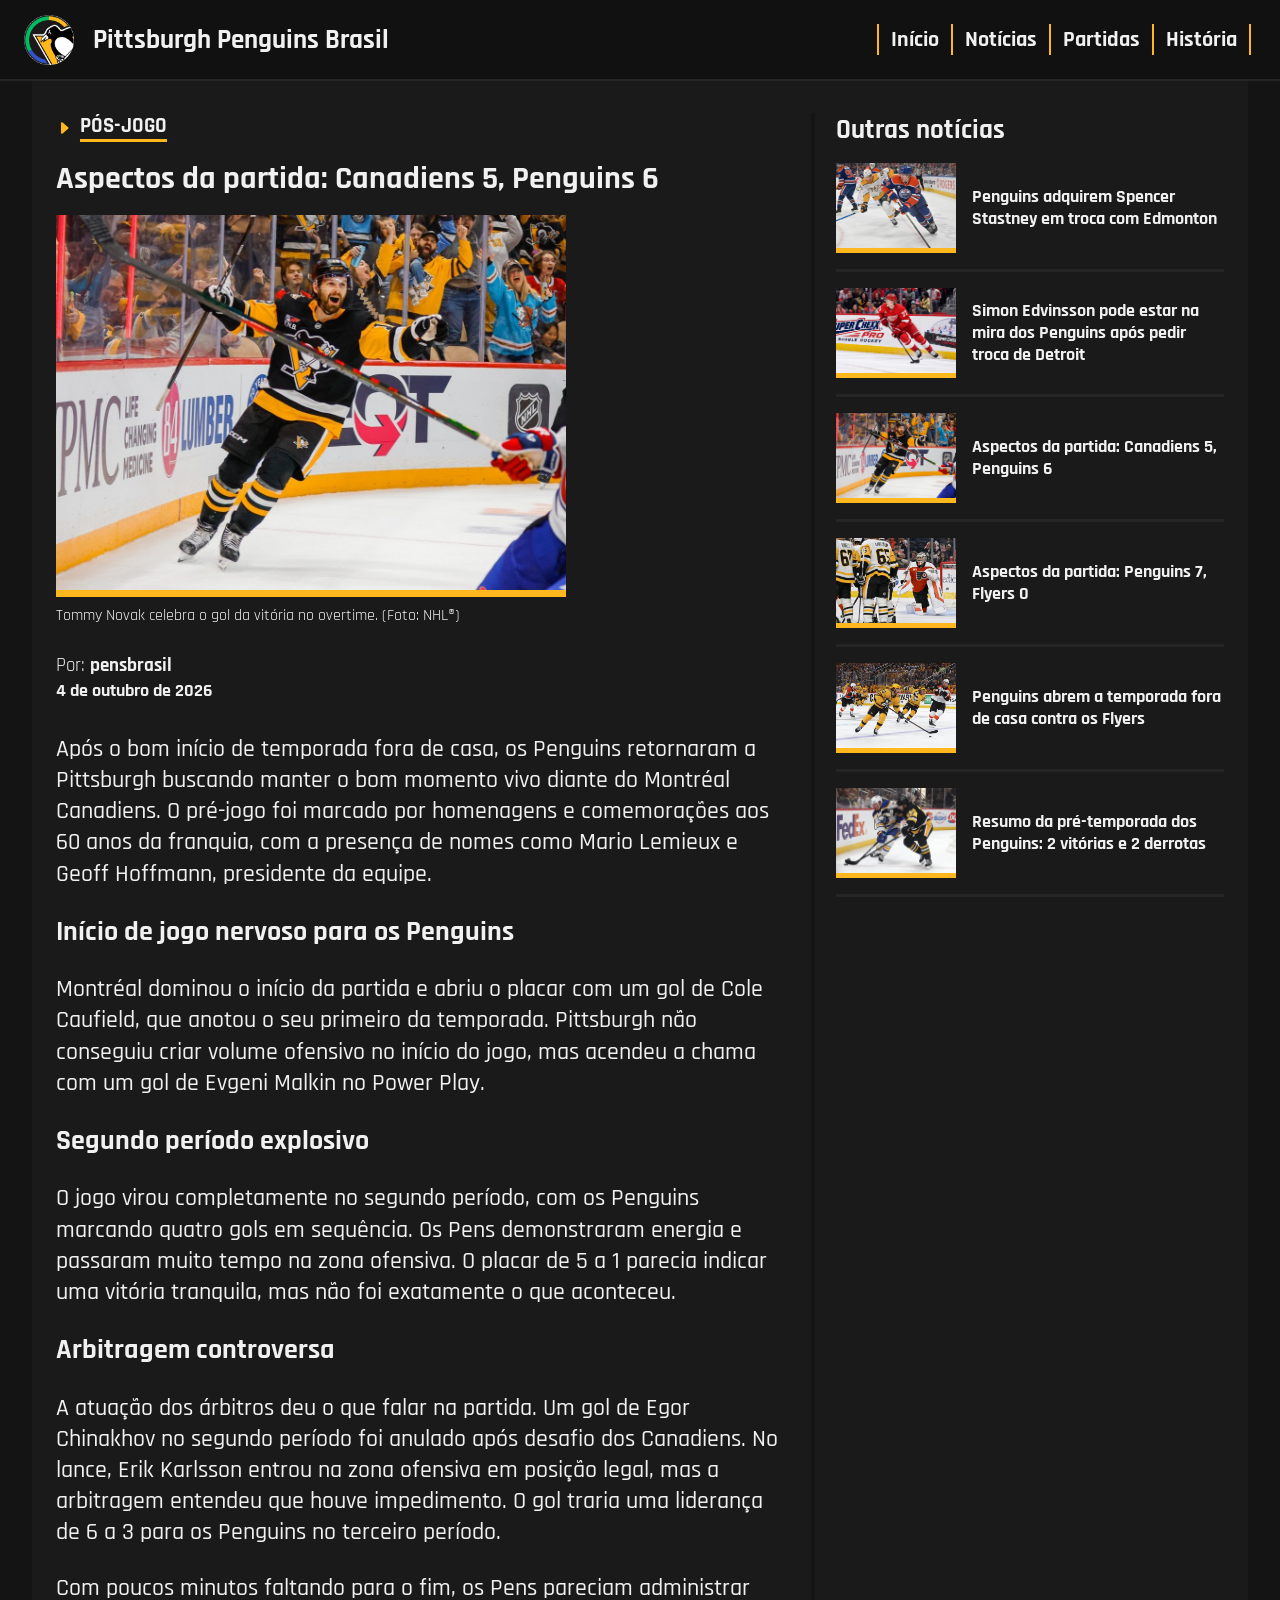
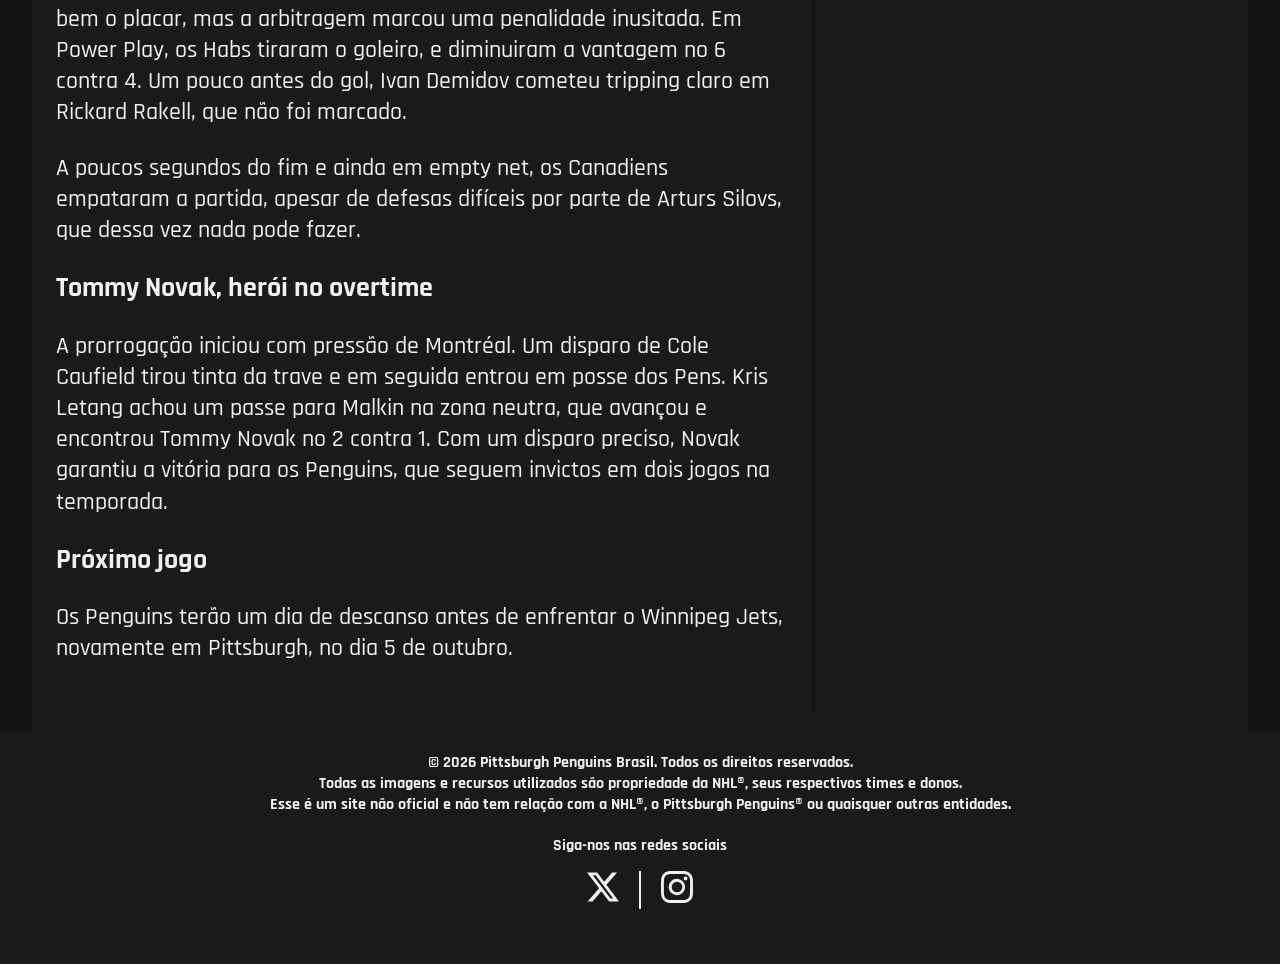
<file: noticias/aspectos_da_partida_canadiens_5_penguins_6/index.html>
<!doctype html>
<html lang="en">
  <head>
    <meta charset="UTF-8" />
    <meta name="viewport" content="width=device-width, initial-scale=1.0" />
    <link
      rel="icon"
      type="image/png"
      sizes="32x32"
      href="../../assets/logo-transparent.png"
    />
    <title>
      Aspectos da partida: Canadiens 5, Penguins 6 | pensbrasil
    </title>
    <link
      href="https://fonts.googleapis.com/css2?family=Rajdhani:wght@300;400;500;600;700&display=swap"
      rel="stylesheet"
    />
    <link rel="stylesheet" href="../../styles.css" />
    <meta name="viewport" content="width=device-width, initial-scale=1.0" />
  </head>

  <body>
    <header>
      <div class="cabecalho">
        <div class="titulo flex">
          <img
            src="../../assets/logo-transparent.png"
            alt="Logo do pensbrasil"
            width="50"
          />
          <h1>Pittsburgh Penguins Brasil</h1>
        </div>
        <div class="navbar flex">
                <a class="item-navbar" href="../../index.html#inicio">Início</a>
                <a class="item-navbar" href="../../index.html#noticias">Notícias</a>
                <a class="item-navbar" href="../../index.html#partidas">Partidas</a>
                <a class="item-navbar" href="../../index.html#historia">História</a>
                <button class="menu-toggle" aria-label="Toggle menu">
                    <svg xmlns="http://www.w3.org/2000/svg" width="32" height="32" fill="currentColor"
                        class="bi bi-list" viewBox="0 0 16 16">
                        <path fill-rule="evenodd"
                            d="M2.5 12a.5.5 0 0 1 .5-.5h10a.5.5 0 0 1 0 1H3a.5.5 0 0 1-.5-.5m0-4a.5.5 0 0 1 .5-.5h10a.5.5 0 0 1 0 1H3a.5.5 0 0 1-.5-.5m0-4a.5.5 0 0 1 .5-.5h10a.5.5 0 0 1 0 1H3a.5.5 0 0 1-.5-.5" />
                    </svg>
                </button>
            </div>
            <div class="mobile-menu">
                <a class="item-mobile-menu" href="../../index.html#inicio">Início</a>
                <a class="item-mobile-menu" href="../../index.html#noticias">Notícias</a>
                <a class="item-mobile-menu" href="../../index.html#partidas">Partidas</a>
                <a class="item-mobile-menu" href="../../index.html#historia">História</a>
            </div>
      </div>
    </header>
    <main>
      <div class="bloco flex" id="artigo">
        <div class="espaco-artigo">
          <div class="tipo-artigo flex">
            <svg
              xmlns="http://www.w3.org/2000/svg"
              width="16"
              height="16"
              fill="currentColor"
              class="bi bi-caret-right-fill"
              viewBox="0 0 16 16"
            >
              <path
                d="m12.14 8.753-5.482 4.796c-.646.566-1.658.106-1.658-.753V3.204a1 1 0 0 1 1.659-.753l5.48 4.796a1 1 0 0 1 0 1.506z"
              />
            </svg>
            <p>PÓS-JOGO</p>
          </div>
          <h1 class="titulo-artigo">
            Aspectos da partida: Canadiens 5, Penguins 6
          </h1>
          <div class="foto-artigo">
            <img
              src="../../assets/otwinner.jpg"
              alt="Tommy Novak celebra o gol da vitória no overtime"
              width="60%"
            />
            <p class="creditos-foto">
              Tommy Novak celebra o gol da vitória no overtime. (Foto: NHL®)
            </p>
          </div>
          <div class="info-artigo">
            <div class="autor-artigo flex">
              <p>Por:</p>
              <a href="../../">pensbrasil</a>
            </div>
            <p class="data-artigo">4 de outubro de 2026</p>
          </div>
          <div class="conteudo-artigo">
            <p>
              Após o bom início de temporada fora de casa, os Penguins retornaram a Pittsburgh buscando manter o 
              bom momento vivo diante do Montréal Canadiens. O pré-jogo foi marcado por homenagens e comemorações aos 60 anos da franquia, com
              a presença de nomes como Mario Lemieux e Geoff Hoffmann, presidente da equipe.
            </p>
            <h3>Início de jogo nervoso para os Penguins</h3>
            <p>
              Montréal dominou o início da partida e abriu o placar com um gol de Cole Caufield, que anotou o seu primeiro da temporada.
              Pittsburgh não conseguiu criar volume ofensivo no início do jogo, mas acendeu a chama com um gol de Evgeni Malkin no Power Play.
            </p>
            <h3>Segundo período explosivo</h3>
            <p>
              O jogo virou completamente no segundo período, com os Penguins marcando quatro gols em sequência. Os Pens demonstraram energia 
              e passaram muito tempo na zona ofensiva. O placar de 5 a 1 parecia indicar uma vitória tranquila, mas não foi exatamente o que aconteceu.
            </p>
            <h3>Arbitragem controversa</h3>
            <p>
              A atuação dos árbitros deu o que falar na partida. Um gol de Egor Chinakhov no segundo período foi anulado após desafio dos Canadiens.
              No lance, Erik Karlsson entrou na zona ofensiva em posição legal, mas a arbitragem entendeu que houve impedimento. O gol traria uma liderança
              de 6 a 3 para os Penguins no terceiro período.
            </p>
            <p>Com poucos minutos faltando para o fim, os Pens pareciam administrar bem o placar, mas a arbitragem marcou uma penalidade inusitada.
              Em Power Play, os Habs tiraram o goleiro, e diminuiram a vantagem no 6 contra 4. Um pouco antes do gol, Ivan Demidov cometeu tripping claro em 
              Rickard Rakell, que não foi marcado.
            </p>
            <p>A poucos segundos do fim e ainda em empty net, os Canadiens empataram a partida, apesar de defesas difíceis por parte de Arturs Silovs, que
               dessa vez nada pode fazer.
            </p>
            <h3>Tommy Novak, herói no overtime</h3>
            <p>A prorrogação iniciou com pressão de Montréal. Um disparo de Cole Caufield tirou tinta da trave e em seguida entrou em posse dos Pens.
              Kris Letang achou um passe para Malkin na zona neutra, que avançou e encontrou Tommy Novak no 2 contra 1. Com um disparo preciso, Novak
              garantiu a vitória para os Penguins, que seguem invictos em dois jogos na temporada.
            </p>
            <h3>Próximo jogo</h3>
            <p>
              Os Penguins terão um dia de descanso antes de enfrentar o Winnipeg Jets, novamente em Pittsburgh, no dia 5 de outubro.
            </p>
          </div>
        </div>
        <div class="outras-noticias">
          <h2 class="h2-outras-noticias">Outras notícias</h2>
          <div class="cards-outras-noticias flex"></div>
        </div>
      </div>
    </main>
    <footer>
      <p>© 2026 Pittsburgh Penguins Brasil. Todos os direitos reservados.</p>
      <p>
        Todas as imagens e recursos utilizados são propriedade da NHL®, seus
        respectivos times e donos. <br />Esse é um site não oficial e não tem
        relação com a NHL®, o Pittsburgh Penguins® ou quaisquer outras
        entidades.
      </p>

      <div class="redes-sociais">
        <p>Siga-nos nas redes sociais</p>
        <div class="card-redesocial flex">
          <div class="item-redesocial flex">
            <a href="https://x.com/pensbrasil" target="_blank">
              <svg
                xmlns="http://www.w3.org/2000/svg"
                width="32"
                height="32"
                fill="currentColor"
                class="bi bi-twitter-x"
                viewBox="0 0 16 16"
              >
                <path
                  d="M12.6.75h2.454l-5.36 6.142L16 15.25h-4.937l-3.867-5.07-4.425 5.07H.316l5.733-6.57L0 .75h5.063l3.495 4.633L12.601.75Zm-.86 13.028h1.36L4.323 2.145H2.865z"
                />
              </svg>
            </a>
          </div>
          <div class="item-redesocial flex">
            <a href="https://www.instagram.com/pensbrasil/" target="_blank">
              <svg
                xmlns="http://www.w3.org/2000/svg"
                width="32"
                height="32"
                fill="currentColor"
                class="bi bi-instagram"
                viewBox="0 0 16 16"
              >
                <path
                  d="M8 0C5.829 0 5.556.01 4.703.048 3.85.088 3.269.222 2.76.42a3.9 3.9 0 0 0-1.417.923A3.9 3.9 0 0 0 .42 2.76C.222 3.268.087 3.85.048 4.7.01 5.555 0 5.827 0 8.001c0 2.172.01 2.444.048 3.297.04.852.174 1.433.372 1.942.205.526.478.972.923 1.417.444.445.89.719 1.416.923.51.198 1.09.333 1.942.372C5.555 15.99 5.827 16 8 16s2.444-.01 3.298-.048c.851-.04 1.434-.174 1.943-.372a3.9 3.9 0 0 0 1.416-.923c.445-.445.718-.891.923-1.417.197-.509.332-1.09.372-1.942C15.99 10.445 16 10.173 16 8s-.01-2.445-.048-3.299c-.04-.851-.175-1.433-.372-1.941a3.9 3.9 0 0 0-.923-1.417A3.9 3.9 0 0 0 13.24.42c-.51-.198-1.092-.333-1.943-.372C10.443.01 10.172 0 7.998 0zm-.717 1.442h.718c2.136 0 2.389.007 3.232.046.78.035 1.204.166 1.486.275.373.145.64.319.92.599s.453.546.598.92c.11.281.24.705.275 1.485.039.843.047 1.096.047 3.231s-.008 2.389-.047 3.232c-.035.78-.166 1.203-.275 1.485a2.5 2.5 0 0 1-.599.919c-.28.28-.546.453-.92.598-.28.11-.704.24-1.485.276-.843.038-1.096.047-3.232.047s-2.39-.009-3.233-.047c-.78-.036-1.203-.166-1.485-.276a2.5 2.5 0 0 1-.92-.598 2.5 2.5 0 0 1-.6-.92c-.109-.281-.24-.705-.275-1.485-.038-.843-.046-1.096-.046-3.233s.008-2.388.046-3.231c.036-.78.166-1.204.276-1.486.145-.373.319-.64.599-.92s.546-.453.92-.598c.282-.11.705-.24 1.485-.276.738-.034 1.024-.044 2.515-.045zm4.988 1.328a.96.96 0 1 0 0 1.92.96.96 0 0 0 0-1.92m-4.27 1.122a4.109 4.109 0 1 0 0 8.217 4.109 4.109 0 0 0 0-8.217m0 1.441a2.667 2.667 0 1 1 0 5.334 2.667 2.667 0 0 1 0-5.334"
                />
              </svg>
            </a>
          </div>
        </div>
      </div>
    </footer>
    <script src="../../script.js"></script>
  </body>
</html>
</file>
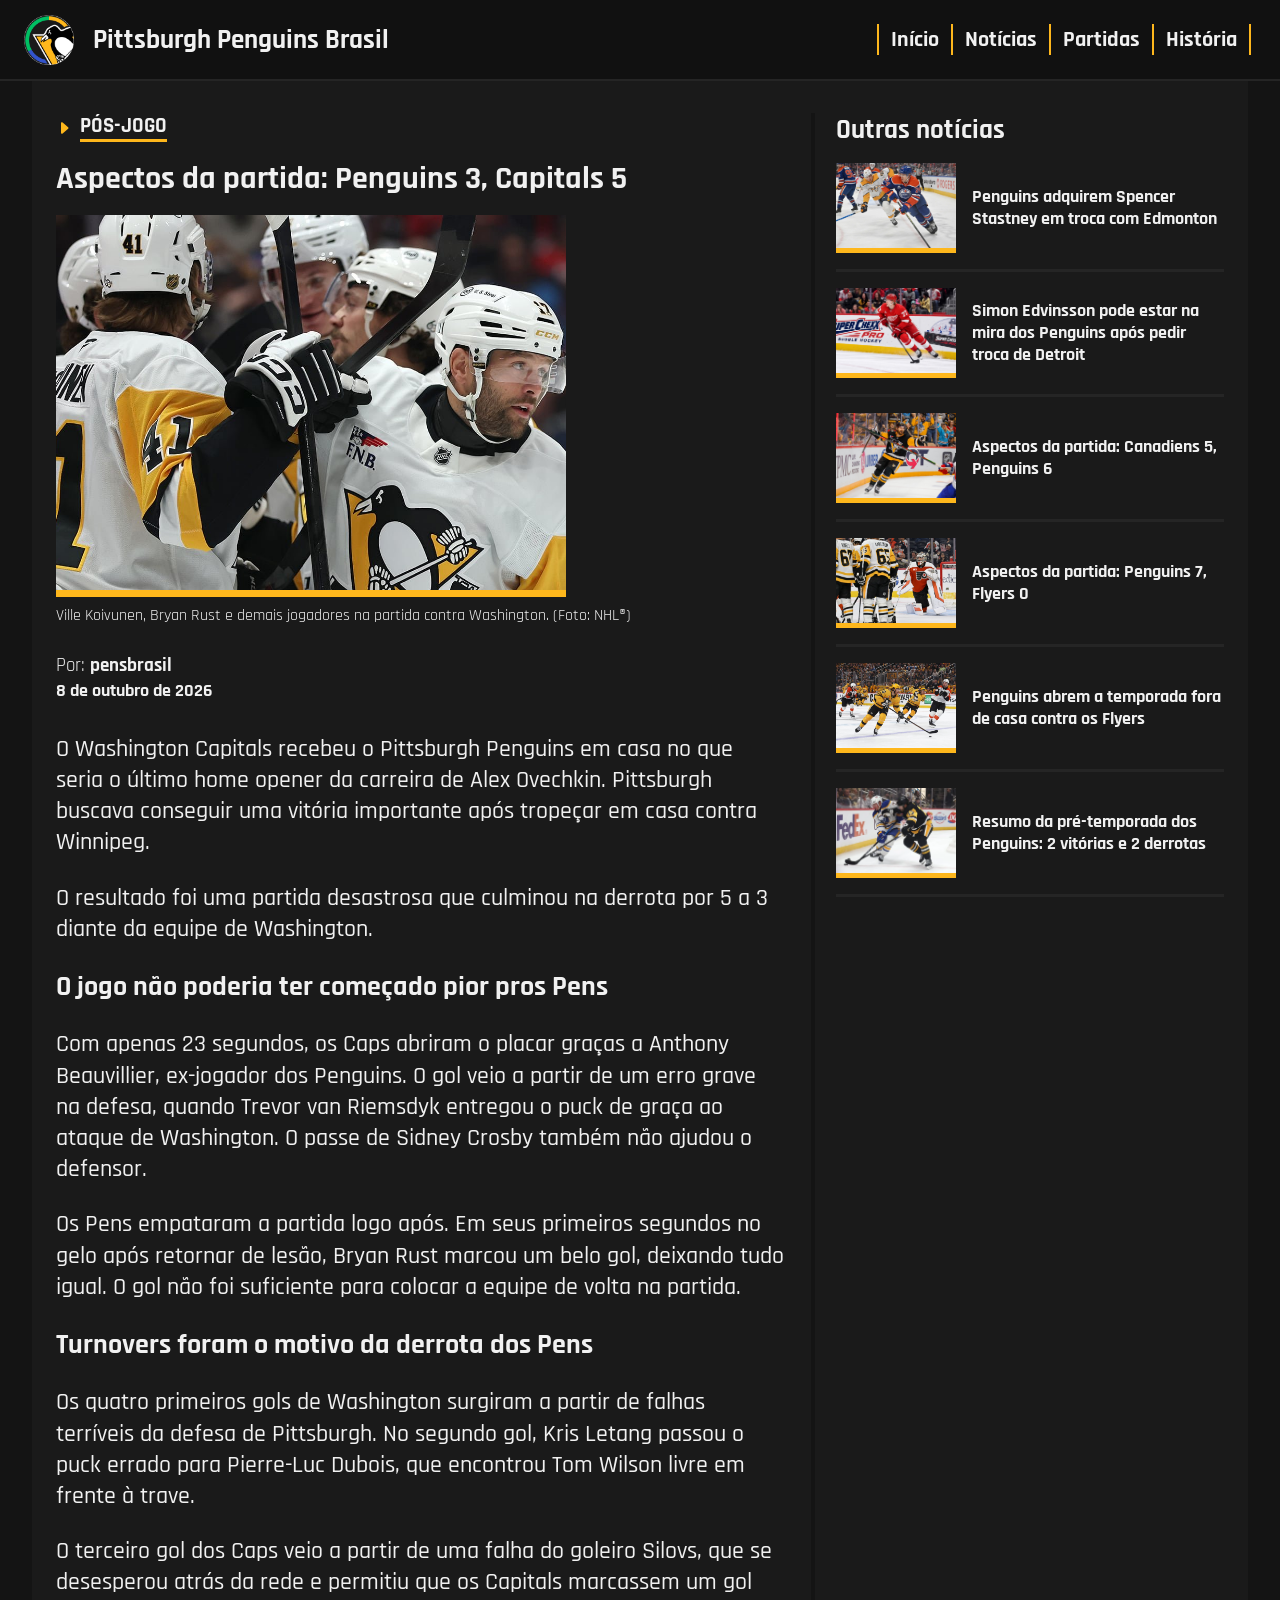
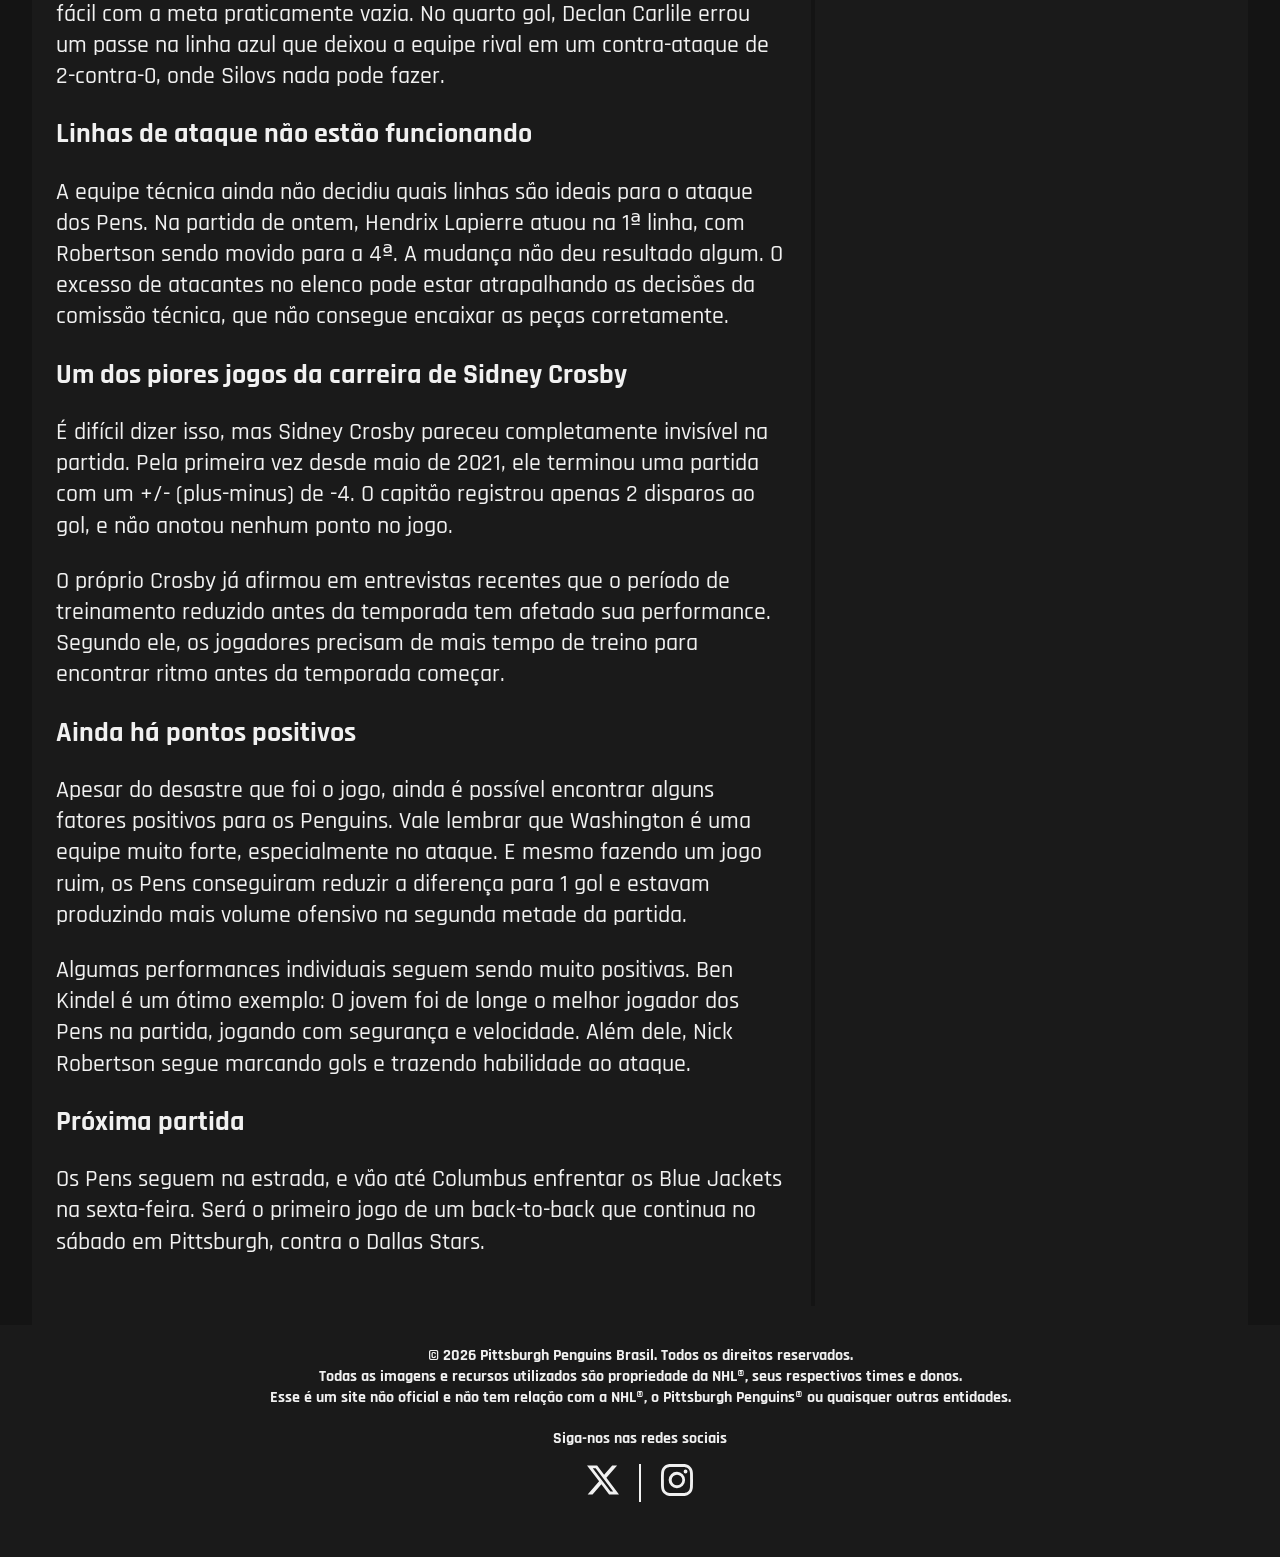
<file: noticias/aspectos_da_partida_penguins_3_capitals_5/index.html>
<!doctype html>
<html lang="en">
  <head>
    <meta charset="UTF-8" />
    <meta name="viewport" content="width=device-width, initial-scale=1.0" />
    <link
      rel="icon"
      type="image/png"
      sizes="32x32"
      href="../../assets/logo-transparent.png"
    />
    <title>
      Aspectos da partida: Penguins 3, Capitals 5 | pensbrasil
    </title>
    <link
      href="https://fonts.googleapis.com/css2?family=Rajdhani:wght@300;400;500;600;700&display=swap"
      rel="stylesheet"
    />
    <link rel="stylesheet" href="../../styles.css" />
    <meta name="viewport" content="width=device-width, initial-scale=1.0" />
  </head>

  <body>
    <header>
      <div class="cabecalho">
        <div class="titulo flex">
          <img
            src="../../assets/logo-transparent.png"
            alt="Logo do pensbrasil"
            width="50"
          />
          <h1>Pittsburgh Penguins Brasil</h1>
        </div>
        <div class="navbar flex">
                <a class="item-navbar" href="../../#inicio">Início</a>
                <a class="item-navbar" href="../../index.html#noticias">Notícias</a>
                <a class="item-navbar" href="../../index.html#partidas">Partidas</a>
                <a class="item-navbar" href="../../index.html#historia">História</a>
                <button class="menu-toggle" aria-label="Toggle menu">
                    <svg xmlns="http://www.w3.org/2000/svg" width="32" height="32" fill="currentColor"
                        class="bi bi-list" viewBox="0 0 16 16">
                        <path fill-rule="evenodd"
                            d="M2.5 12a.5.5 0 0 1 .5-.5h10a.5.5 0 0 1 0 1H3a.5.5 0 0 1-.5-.5m0-4a.5.5 0 0 1 .5-.5h10a.5.5 0 0 1 0 1H3a.5.5 0 0 1-.5-.5m0-4a.5.5 0 0 1 .5-.5h10a.5.5 0 0 1 0 1H3a.5.5 0 0 1-.5-.5" />
                    </svg>
                </button>
            </div>
            <div class="mobile-menu">
                <a class="item-mobile-menu" href="../../index.html#inicio">Início</a>
                <a class="item-mobile-menu" href="../../index.html#noticias">Notícias</a>
                <a class="item-mobile-menu" href="../../index.html#partidas">Partidas</a>
                <a class="item-mobile-menu" href="../../index.html#historia">História</a>
            </div>
      </div>
    </header>
    <main>
      <div class="bloco flex" id="artigo">
        <div class="espaco-artigo">
          <div class="tipo-artigo flex">
            <svg
              xmlns="http://www.w3.org/2000/svg"
              width="16"
              height="16"
              fill="currentColor"
              class="bi bi-caret-right-fill"
              viewBox="0 0 16 16"
            >
              <path
                d="m12.14 8.753-5.482 4.796c-.646.566-1.658.106-1.658-.753V3.204a1 1 0 0 1 1.659-.753l5.48 4.796a1 1 0 0 1 0 1.506z"
              />
            </svg>
            <p>PÓS-JOGO</p>
          </div>
          <h1 class="titulo-artigo">
            Aspectos da partida: Penguins 3, Capitals 5
          </h1>
          <div class="foto-artigo">
            <img
              src="../../assets/capitals.jpg"
              alt="Ville Koivunen, Bryan Rust e demais jogadores na partida contra Washington."
              width="60%"
              width="60%"
            />
            <p class="creditos-foto">
              Ville Koivunen, Bryan Rust e demais jogadores na partida contra Washington. (Foto: NHL®)
            </p>
          </div>
          <div class="info-artigo">
            <div class="autor-artigo flex">
              <p>Por:</p>
              <a href="../../">pensbrasil</a>
            </div>
            <p class="data-artigo">8 de outubro de 2026</p>
          </div>
          <div class="conteudo-artigo">
            <p>
              O Washington Capitals recebeu o Pittsburgh Penguins em casa no que seria o último home opener da carreira de Alex Ovechkin. Pittsburgh
              buscava conseguir uma vitória importante após tropeçar em casa contra Winnipeg.
            </p>
            <p>
              O resultado foi uma partida desastrosa que culminou na derrota por 5 a 3 diante da equipe de Washington.
            </p>
            <h3>O jogo não poderia ter começado pior pros Pens</h3>
            <p>
              Com apenas 23 segundos, os Caps abriram o placar graças a Anthony Beauvillier, ex-jogador dos Penguins. O gol veio a partir de
              um erro grave na defesa, quando Trevor van Riemsdyk entregou o puck de graça ao ataque de Washington. O passe de Sidney Crosby
              também não ajudou o defensor.
            </p>
            <p>
              Os Pens empataram a partida logo após. Em seus primeiros segundos no gelo após retornar de lesão, Bryan Rust marcou um belo gol, deixando
              tudo igual. O gol não foi suficiente para colocar a equipe de volta na partida.
            </p>
            <h3>Turnovers foram o motivo da derrota dos Pens</h3>
            <p>
              Os quatro primeiros gols de Washington surgiram a partir de falhas terríveis da defesa de Pittsburgh. No segundo gol, Kris Letang
              passou o puck errado para Pierre-Luc Dubois, que encontrou Tom Wilson livre em frente à trave.
            </p>
            <p>
              O terceiro gol dos Caps veio a partir de uma falha do goleiro Silovs, que se desesperou atrás da rede e permitiu que os Capitals
              marcassem um gol fácil com a meta praticamente vazia. No quarto gol, Declan Carlile errou um passe na linha azul que deixou a equipe
              rival em um contra-ataque de 2-contra-0, onde Silovs nada pode fazer.
            </p>
            <h3>Linhas de ataque não estão funcionando</h3>
            <p>
              A equipe técnica ainda não decidiu quais linhas são ideais para o ataque dos Pens. Na partida de ontem, Hendrix Lapierre atuou na 1ª linha,
              com Robertson sendo movido para a 4ª. A mudança não deu resultado algum. O excesso de atacantes no elenco pode estar atrapalhando
              as decisões da comissão técnica, que não consegue encaixar as peças corretamente.
            </p>
            <h3>Um dos piores jogos da carreira de Sidney Crosby</h3>
            <p>
              É difícil dizer isso, mas Sidney Crosby pareceu completamente invisível na partida. Pela primeira vez desde maio de 2021, ele
              terminou uma partida com um +/- (plus-minus) de -4. O capitão registrou apenas 2 disparos ao gol, e não anotou nenhum ponto no jogo.
            </p>
            <p>
              O próprio Crosby já afirmou em entrevistas recentes que o período de treinamento reduzido antes da temporada tem afetado sua performance.
              Segundo ele, os jogadores precisam de mais tempo de treino para encontrar ritmo antes da temporada começar.
            </p>
            <h3>Ainda há pontos positivos</h3>
            <p>
              Apesar do desastre que foi o jogo, ainda é possível encontrar alguns fatores positivos para os Penguins.
              Vale lembrar que Washington é uma equipe muito forte, especialmente no ataque. E mesmo fazendo um jogo ruim, os Pens conseguiram 
              reduzir a diferença para 1 gol e estavam produzindo mais volume ofensivo na segunda metade da partida.
            </p>
            <p>
              Algumas performances individuais seguem sendo muito positivas. Ben Kindel é um ótimo exemplo: O jovem foi de longe o melhor jogador
              dos Pens na partida, jogando com segurança e velocidade. Além dele, Nick Robertson segue marcando gols e trazendo habilidade ao ataque.
            </p>
            <h3>Próxima partida</h3>
            <p>
              Os Pens seguem na estrada, e vão até Columbus enfrentar os Blue Jackets na sexta-feira. Será o primeiro jogo de um back-to-back que
              continua no sábado em Pittsburgh, contra o Dallas Stars.
            </p>
          </div>
        </div>
        <div class="outras-noticias">
          <h2 class="h2-outras-noticias">Outras notícias</h2>
          <div class="cards-outras-noticias flex"></div>
        </div>
      </div>
    </main>
    <footer>
      <p>© 2026 Pittsburgh Penguins Brasil. Todos os direitos reservados.</p>
      <p>
        Todas as imagens e recursos utilizados são propriedade da NHL®, seus
        respectivos times e donos. <br />Esse é um site não oficial e não tem
        relação com a NHL®, o Pittsburgh Penguins® ou quaisquer outras
        entidades.
      </p>

      <div class="redes-sociais">
        <p>Siga-nos nas redes sociais</p>
        <div class="card-redesocial flex">
          <div class="item-redesocial flex">
            <a href="https://x.com/pensbrasil" target="_blank">
              <svg
                xmlns="http://www.w3.org/2000/svg"
                width="32"
                height="32"
                fill="currentColor"
                class="bi bi-twitter-x"
                viewBox="0 0 16 16"
              >
                <path
                  d="M12.6.75h2.454l-5.36 6.142L16 15.25h-4.937l-3.867-5.07-4.425 5.07H.316l5.733-6.57L0 .75h5.063l3.495 4.633L12.601.75Zm-.86 13.028h1.36L4.323 2.145H2.865z"
                />
              </svg>
            </a>
          </div>
          <div class="item-redesocial flex">
            <a href="https://www.instagram.com/pensbrasil/" target="_blank">
              <svg
                xmlns="http://www.w3.org/2000/svg"
                width="32"
                height="32"
                fill="currentColor"
                class="bi bi-instagram"
                viewBox="0 0 16 16"
              >
                <path
                  d="M8 0C5.829 0 5.556.01 4.703.048 3.85.088 3.269.222 2.76.42a3.9 3.9 0 0 0-1.417.923A3.9 3.9 0 0 0 .42 2.76C.222 3.268.087 3.85.048 4.7.01 5.555 0 5.827 0 8.001c0 2.172.01 2.444.048 3.297.04.852.174 1.433.372 1.942.205.526.478.972.923 1.417.444.445.89.719 1.416.923.51.198 1.09.333 1.942.372C5.555 15.99 5.827 16 8 16s2.444-.01 3.298-.048c.851-.04 1.434-.174 1.943-.372a3.9 3.9 0 0 0 1.416-.923c.445-.445.718-.891.923-1.417.197-.509.332-1.09.372-1.942C15.99 10.445 16 10.173 16 8s-.01-2.445-.048-3.299c-.04-.851-.175-1.433-.372-1.941a3.9 3.9 0 0 0-.923-1.417A3.9 3.9 0 0 0 13.24.42c-.51-.198-1.092-.333-1.943-.372C10.443.01 10.172 0 7.998 0zm-.717 1.442h.718c2.136 0 2.389.007 3.232.046.78.035 1.204.166 1.486.275.373.145.64.319.92.599s.453.546.598.92c.11.281.24.705.275 1.485.039.843.047 1.096.047 3.231s-.008 2.389-.047 3.232c-.035.78-.166 1.203-.275 1.485a2.5 2.5 0 0 1-.599.919c-.28.28-.546.453-.92.598-.28.11-.704.24-1.485.276-.843.038-1.096.047-3.232.047s-2.39-.009-3.233-.047c-.78-.036-1.203-.166-1.485-.276a2.5 2.5 0 0 1-.92-.598 2.5 2.5 0 0 1-.6-.92c-.109-.281-.24-.705-.275-1.485-.038-.843-.046-1.096-.046-3.233s.008-2.388.046-3.231c.036-.78.166-1.204.276-1.486.145-.373.319-.64.599-.92s.546-.453.92-.598c.282-.11.705-.24 1.485-.276.738-.034 1.024-.044 2.515-.045zm4.988 1.328a.96.96 0 1 0 0 1.92.96.96 0 0 0 0-1.92m-4.27 1.122a4.109 4.109 0 1 0 0 8.217 4.109 4.109 0 0 0 0-8.217m0 1.441a2.667 2.667 0 1 1 0 5.334 2.667 2.667 0 0 1 0-5.334"
                />
              </svg>
            </a>
          </div>
        </div>
      </div>
    </footer>
    <script src="../../script.js"></script>
  </body>
</html>
</file>
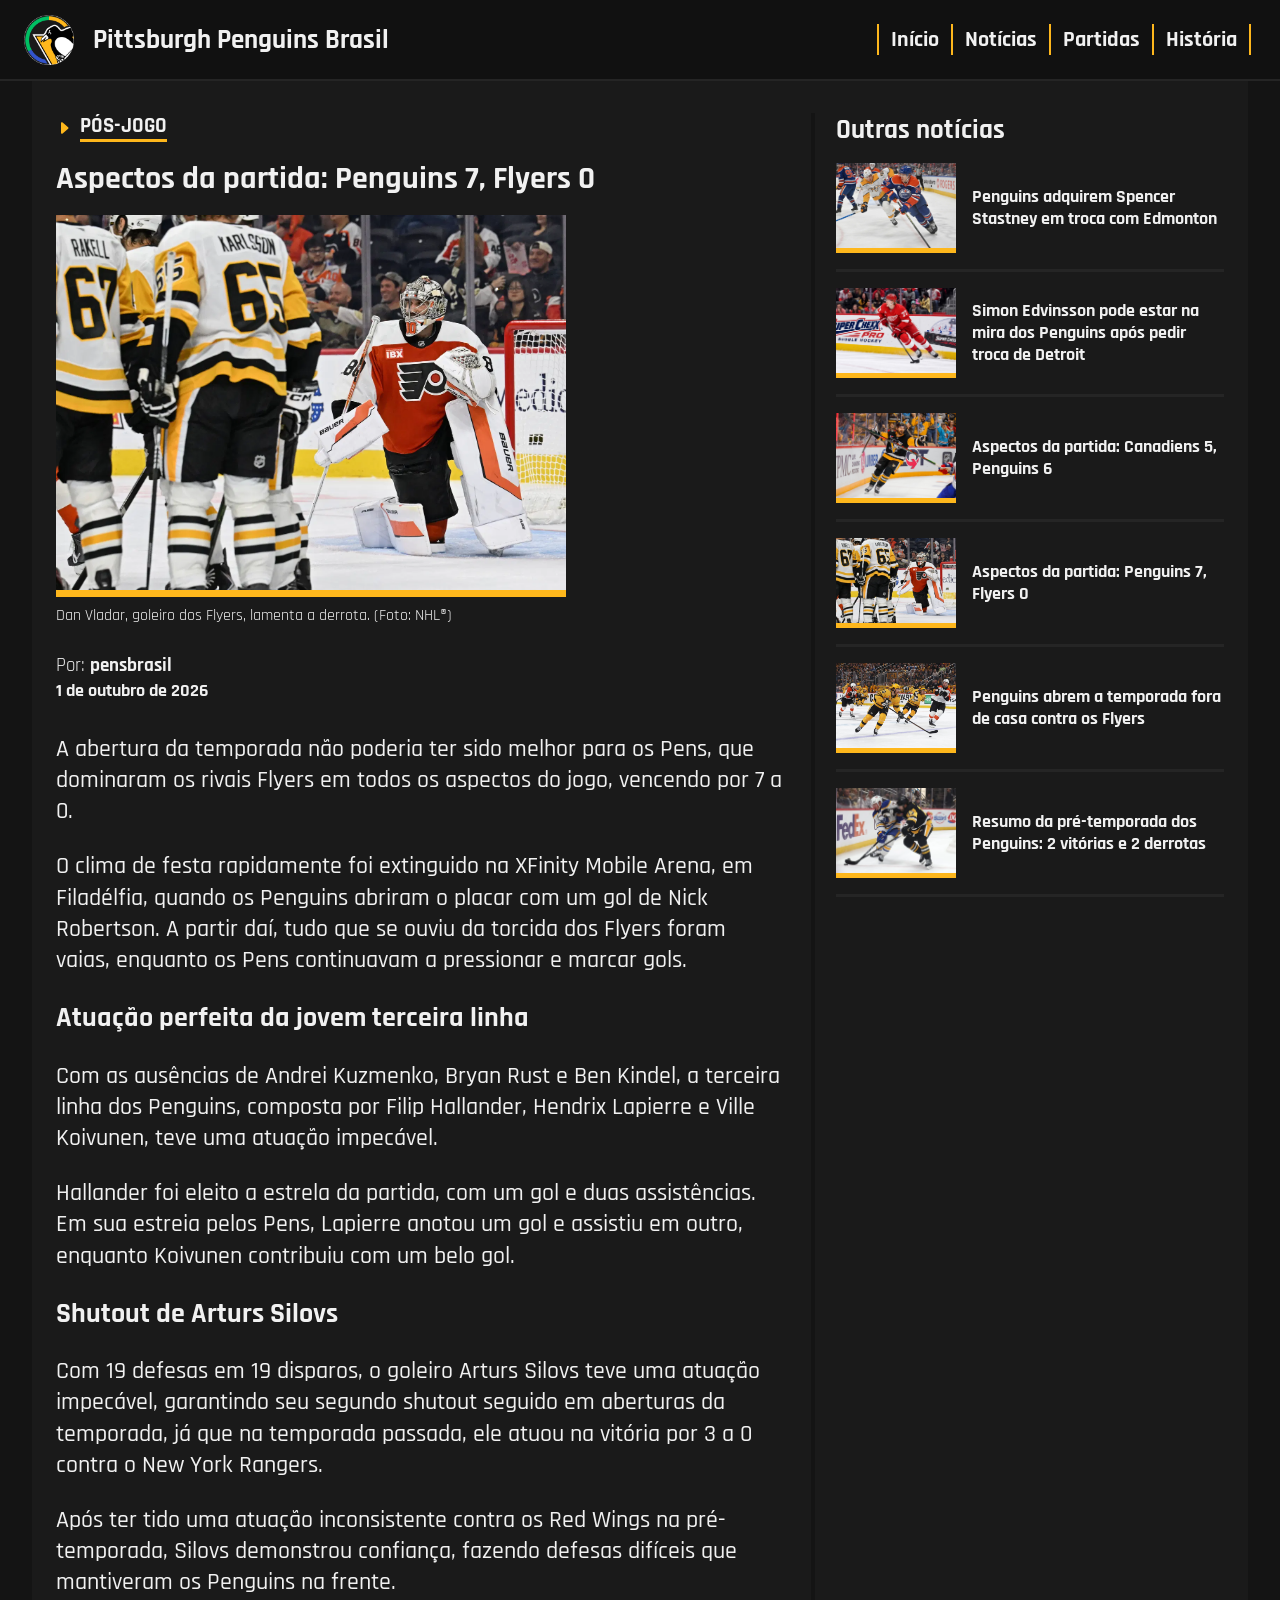
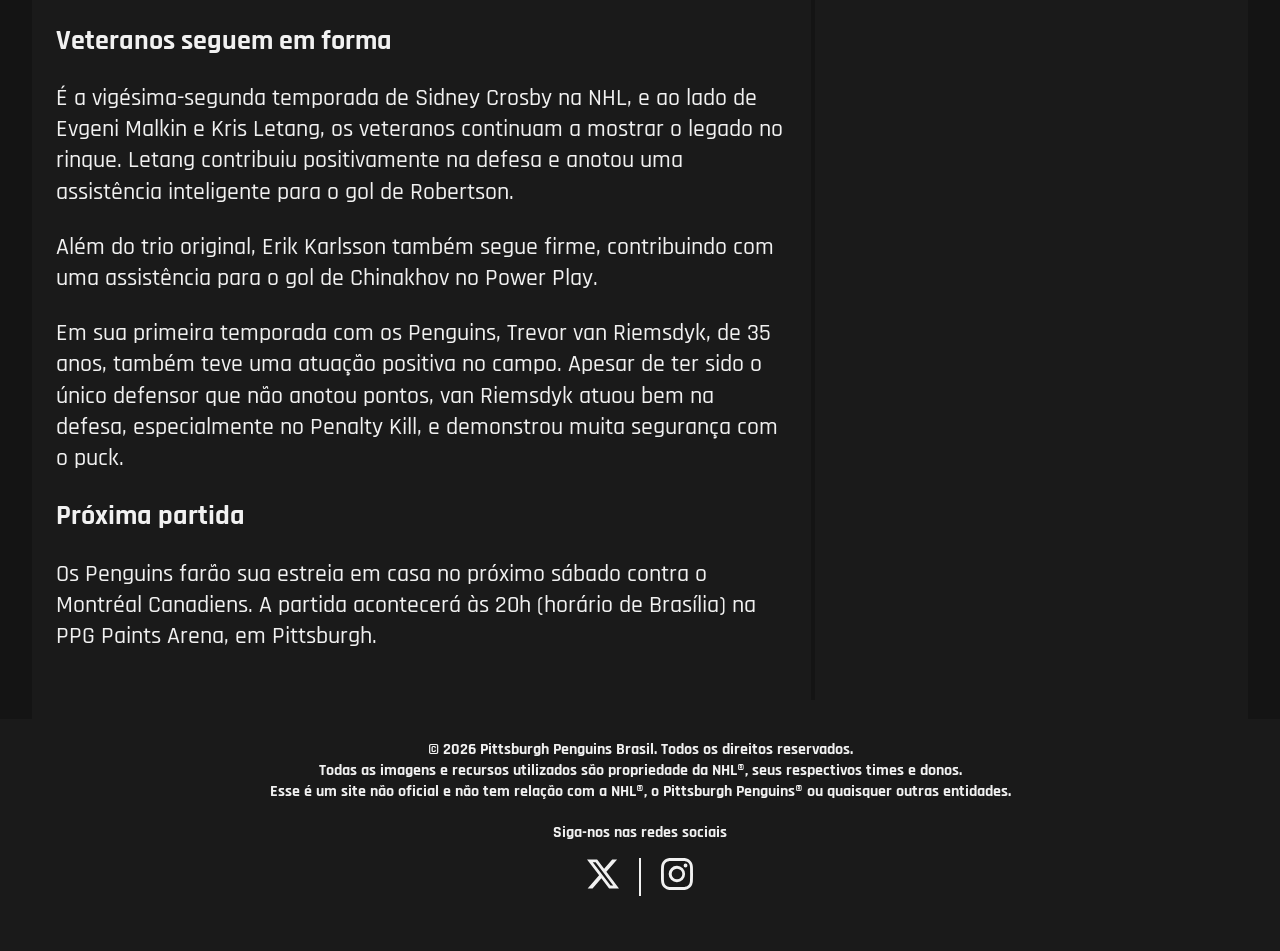
<file: noticias/aspectos_da_partida_penguins_7_flyers_0/index.html>
<!doctype html>
<html lang="en">
  <head>
    <meta charset="UTF-8" />
    <meta name="viewport" content="width=device-width, initial-scale=1.0" />
    <link
      rel="icon"
      type="image/png"
      sizes="32x32"
      href="../../assets/logo-transparent.png"
    />
    <title>
      Aspectos da partida: Penguins 7, Flyers 0 |
      pensbrasil
    </title>
    <link
      href="https://fonts.googleapis.com/css2?family=Rajdhani:wght@300;400;500;600;700&display=swap"
      rel="stylesheet"
    />
    <link rel="stylesheet" href="../../styles.css" />
    <meta name="viewport" content="width=device-width, initial-scale=1.0" />
  </head>

  <body>
    <header>
      <div class="cabecalho">
        <div class="titulo flex">
          <img
            src="../../assets/logo-transparent.png"
            alt="Logo do pensbrasil"
            width="50"
          />
          <h1>Pittsburgh Penguins Brasil</h1>
        </div>
        <div class="navbar flex">
          <a class="item-navbar" href="../../index.html#inicio">Início</a>
          <a class="item-navbar" href="../../index.html#noticias">Notícias</a>
          <a class="item-navbar" href="../../index.html#partidas">Partidas</a>
          <a class="item-navbar" href="../../index.html#historia">História</a>
          <button class="menu-toggle" aria-label="Toggle menu">
            <svg
              xmlns="http://www.w3.org/2000/svg"
              width="32"
              height="32"
              fill="currentColor"
              class="bi bi-list"
              viewBox="0 0 16 16"
            >
              <path
                fill-rule="evenodd"
                d="M2.5 12a.5.5 0 0 1 .5-.5h10a.5.5 0 0 1 0 1H3a.5.5 0 0 1-.5-.5m0-4a.5.5 0 0 1 .5-.5h10a.5.5 0 0 1 0 1H3a.5.5 0 0 1-.5-.5m0-4a.5.5 0 0 1 .5-.5h10a.5.5 0 0 1 0 1H3a.5.5 0 0 1-.5-.5"
              />
            </svg>
          </button>
        </div>
        <div class="mobile-menu">
          <a class="item-mobile-menu" href="../../index.html#inicio">Início</a>
          <a class="item-mobile-menu" href="../../index.html#noticias"
            >Notícias</a
          >
          <a class="item-mobile-menu" href="../../index.html#partidas"
            >Partidas</a
          >
          <a class="item-mobile-menu" href="../../index.html#historia"
            >História</a
          >
        </div>
      </div>
    </header>
    <main>
      <div class="bloco flex" id="artigo">
        <div class="espaco-artigo">
          <div class="tipo-artigo flex">
            <svg
              xmlns="http://www.w3.org/2000/svg"
              width="16"
              height="16"
              fill="currentColor"
              class="bi bi-caret-right-fill"
              viewBox="0 0 16 16"
            >
              <path
                d="m12.14 8.753-5.482 4.796c-.646.566-1.658.106-1.658-.753V3.204a1 1 0 0 1 1.659-.753l5.48 4.796a1 1 0 0 1 0 1.506z"
              />
            </svg>
            <p>PÓS-JOGO</p>
          </div>
          <h1 class="titulo-artigo">
            Aspectos da partida: Penguins 7, Flyers 0
          </h1>
          <div class="foto-artigo">
            <img
              src="../../assets/7a0.png"
              alt="O goleiro Dan Vladar, dos Flyers, lamenta a derrota para os Penguins."
              width="60%"
            />
            <p class="creditos-foto">
              Dan Vladar, goleiro dos Flyers, lamenta a derrota. (Foto: NHL®)
            </p>
          </div>
          <div class="info-artigo">
            <div class="autor-artigo flex">
              <p>Por:</p>
              <a href="../../">pensbrasil</a>
            </div>
            <p class="data-artigo">1 de outubro de 2026</p>
          </div>
          <div class="conteudo-artigo">
            <p>
              A abertura da temporada não poderia ter sido melhor para os Pens, que 
              dominaram os rivais Flyers em todos os aspectos do jogo, vencendo por 7 a 0.
            </p>
            <p>
              O clima de festa rapidamente foi extinguido na XFinity Mobile Arena, em Filadélfia, 
              quando os Penguins abriram o placar com um gol de Nick Robertson. A partir daí, tudo que
              se ouviu da torcida dos Flyers foram vaias, enquanto os Pens continuavam a pressionar e marcar gols.
            </p>
            <h3>Atuação perfeita da jovem terceira linha</h3>
            <p>
              Com as ausências de Andrei Kuzmenko, Bryan Rust e Ben Kindel, a terceira linha dos Penguins, composta por 
              Filip Hallander, Hendrix Lapierre e Ville Koivunen, teve uma atuação impecável.
            </p>
            <p>
              Hallander foi eleito a estrela da partida, 
              com um gol e duas assistências. Em sua estreia pelos Pens, Lapierre anotou um gol e assistiu em outro, 
              enquanto Koivunen contribuiu com um belo gol.
            </p>
            <h3>Shutout de Arturs Silovs</h3>
            <p>
              Com 19 defesas em 19 disparos, o goleiro Arturs Silovs teve uma atuação impecável, garantindo seu segundo shutout seguido
              em aberturas da temporada, já que na temporada passada, ele atuou na vitória por 3 a 0 contra o New York Rangers.
            </p>
            <p>
              Após ter tido uma atuação inconsistente contra os Red Wings na pré-temporada, Silovs demonstrou confiança, fazendo defesas difíceis
              que mantiveram os Penguins na frente.
            </p>
            <h3>Veteranos seguem em forma</h3>
            <p>É a vigésima-segunda temporada de Sidney Crosby na NHL, e ao lado de Evgeni Malkin e Kris Letang, os veteranos 
              continuam a mostrar o legado no rinque. Letang contribuiu positivamente na defesa e anotou uma assistência inteligente
              para o gol de Robertson.
            </p>
            <p>Além do trio original, Erik Karlsson também segue firme, contribuindo com uma assistência para o gol de Chinakhov no Power Play.</p>
            <p>Em sua primeira temporada com os Penguins, Trevor van Riemsdyk, de 35 anos, também teve uma atuação positiva no campo. 
              Apesar de ter sido o único defensor que não anotou pontos, van Riemsdyk atuou bem na defesa, especialmente no Penalty Kill,
              e demonstrou muita segurança com o puck.
            </p>
            <h3>Próxima partida</h3>
            <p>Os Penguins farão sua estreia em casa no próximo sábado contra o Montréal Canadiens. A partida acontecerá
              às 20h (horário de Brasília) na PPG Paints Arena, em Pittsburgh.
            </p>
          </div>
        </div>
        <div class="outras-noticias">
          <h2 class="h2-outras-noticias">Outras notícias</h2>
          <div class="cards-outras-noticias flex"></div>
        </div>
      </div>
    </main>
    <footer>
      <p>© 2026 Pittsburgh Penguins Brasil. Todos os direitos reservados.</p>
      <p>
        Todas as imagens e recursos utilizados são propriedade da NHL®, seus
        respectivos times e donos. <br />Esse é um site não oficial e não tem
        relação com a NHL®, o Pittsburgh Penguins® ou quaisquer outras
        entidades.
      </p>

      <div class="redes-sociais">
        <p>Siga-nos nas redes sociais</p>
        <div class="card-redesocial flex">
          <div class="item-redesocial flex">
            <a href="https://x.com/pensbrasil" target="_blank">
              <svg
                xmlns="http://www.w3.org/2000/svg"
                width="32"
                height="32"
                fill="currentColor"
                class="bi bi-twitter-x"
                viewBox="0 0 16 16"
              >
                <path
                  d="M12.6.75h2.454l-5.36 6.142L16 15.25h-4.937l-3.867-5.07-4.425 5.07H.316l5.733-6.57L0 .75h5.063l3.495 4.633L12.601.75Zm-.86 13.028h1.36L4.323 2.145H2.865z"
                />
              </svg>
            </a>
          </div>
          <div class="item-redesocial flex">
            <a href="https://www.instagram.com/pensbrasil/" target="_blank">
              <svg
                xmlns="http://www.w3.org/2000/svg"
                width="32"
                height="32"
                fill="currentColor"
                class="bi bi-instagram"
                viewBox="0 0 16 16"
              >
                <path
                  d="M8 0C5.829 0 5.556.01 4.703.048 3.85.088 3.269.222 2.76.42a3.9 3.9 0 0 0-1.417.923A3.9 3.9 0 0 0 .42 2.76C.222 3.268.087 3.85.048 4.7.01 5.555 0 5.827 0 8.001c0 2.172.01 2.444.048 3.297.04.852.174 1.433.372 1.942.205.526.478.972.923 1.417.444.445.89.719 1.416.923.51.198 1.09.333 1.942.372C5.555 15.99 5.827 16 8 16s2.444-.01 3.298-.048c.851-.04 1.434-.174 1.943-.372a3.9 3.9 0 0 0 1.416-.923c.445-.445.718-.891.923-1.417.197-.509.332-1.09.372-1.942C15.99 10.445 16 10.173 16 8s-.01-2.445-.048-3.299c-.04-.851-.175-1.433-.372-1.941a3.9 3.9 0 0 0-.923-1.417A3.9 3.9 0 0 0 13.24.42c-.51-.198-1.092-.333-1.943-.372C10.443.01 10.172 0 7.998 0zm-.717 1.442h.718c2.136 0 2.389.007 3.232.046.78.035 1.204.166 1.486.275.373.145.64.319.92.599s.453.546.598.92c.11.281.24.705.275 1.485.039.843.047 1.096.047 3.231s-.008 2.389-.047 3.232c-.035.78-.166 1.203-.275 1.485a2.5 2.5 0 0 1-.599.919c-.28.28-.546.453-.92.598-.28.11-.704.24-1.485.276-.843.038-1.096.047-3.232.047s-2.39-.009-3.233-.047c-.78-.036-1.203-.166-1.485-.276a2.5 2.5 0 0 1-.92-.598 2.5 2.5 0 0 1-.6-.92c-.109-.281-.24-.705-.275-1.485-.038-.843-.046-1.096-.046-3.233s.008-2.388.046-3.231c.036-.78.166-1.204.276-1.486.145-.373.319-.64.599-.92s.546-.453.92-.598c.282-.11.705-.24 1.485-.276.738-.034 1.024-.044 2.515-.045zm4.988 1.328a.96.96 0 1 0 0 1.92.96.96 0 0 0 0-1.92m-4.27 1.122a4.109 4.109 0 1 0 0 8.217 4.109 4.109 0 0 0 0-8.217m0 1.441a2.667 2.667 0 1 1 0 5.334 2.667 2.667 0 0 1 0-5.334"
                />
              </svg>
            </a>
          </div>
        </div>
      </div>
    </footer>
    <script src="../../script.js"></script>
  </body>
</html>
</file>
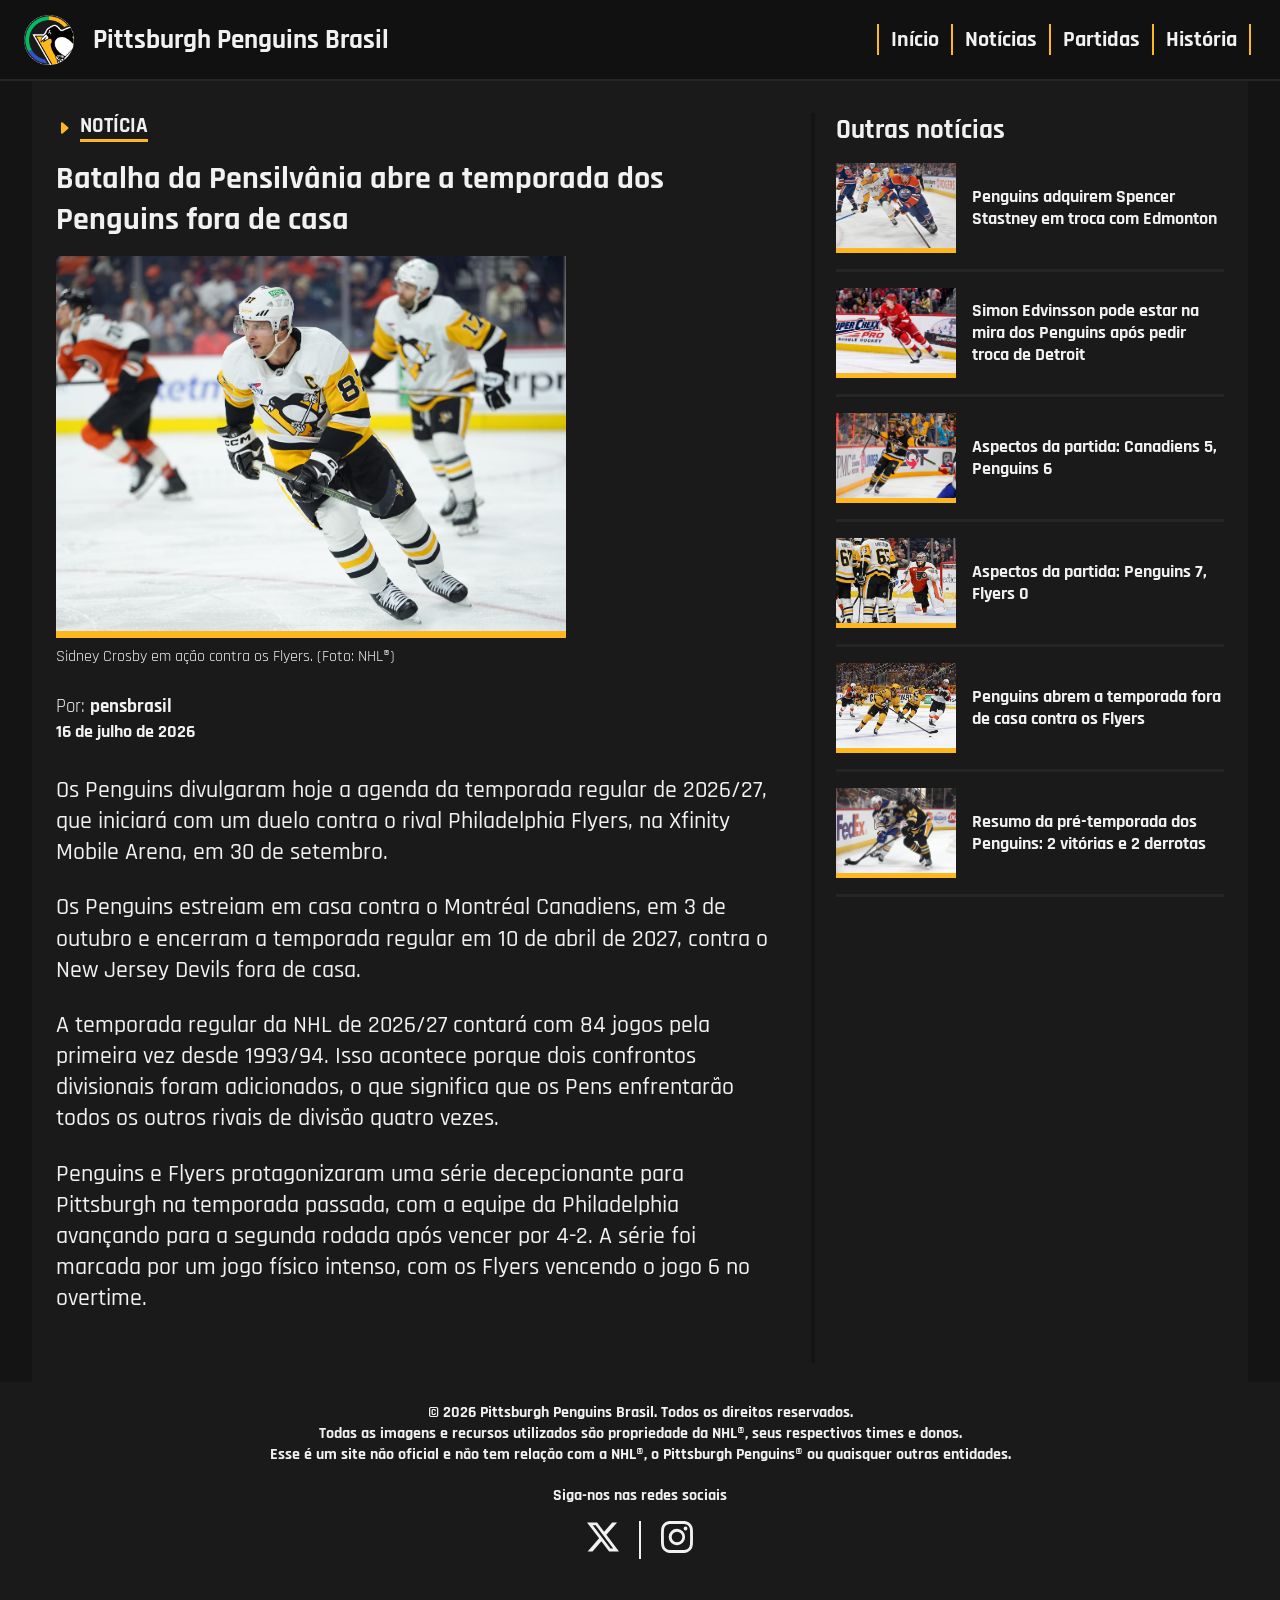
<file: noticias/batalha_da_pensilvania_abre_a_temporada_dos_pens_fora_de_casa/index.html>
<!doctype html>
<html lang="en">
  <head>
    <meta charset="UTF-8" />
    <meta name="viewport" content="width=device-width, initial-scale=1.0" />
    <link
      rel="icon"
      type="image/png"
      sizes="32x32"
      href="../../assets/logo-transparent.png"
    />
    <title>
      Batalha da Pensilvânia abre a temporada dos Penguins fora de casa | pensbrasil
    </title>
    <link
      href="https://fonts.googleapis.com/css2?family=Rajdhani:wght@300;400;500;600;700&display=swap"
      rel="stylesheet"
    />
    <link rel="stylesheet" href="../../styles.css" />
    <meta name="viewport" content="width=device-width, initial-scale=1.0" />
  </head>

  <body>
    <header>
      <div class="cabecalho">
        <div class="titulo flex">
          <img
            src="../../assets/logo-transparent.png"
            alt="Logo do pensbrasil"
            width="50"
          />
          <h1>Pittsburgh Penguins Brasil</h1>
        </div>
        <div class="navbar flex">
                <a class="item-navbar" href="../../index.html#inicio">Início</a>
                <a class="item-navbar" href="../../index.html#noticias">Notícias</a>
                <a class="item-navbar" href="../../index.html#partidas">Partidas</a>
                <a class="item-navbar" href="../../index.html#historia">História</a>
                <button class="menu-toggle" aria-label="Toggle menu">
                    <svg xmlns="http://www.w3.org/2000/svg" width="32" height="32" fill="currentColor"
                        class="bi bi-list" viewBox="0 0 16 16">
                        <path fill-rule="evenodd"
                            d="M2.5 12a.5.5 0 0 1 .5-.5h10a.5.5 0 0 1 0 1H3a.5.5 0 0 1-.5-.5m0-4a.5.5 0 0 1 .5-.5h10a.5.5 0 0 1 0 1H3a.5.5 0 0 1-.5-.5m0-4a.5.5 0 0 1 .5-.5h10a.5.5 0 0 1 0 1H3a.5.5 0 0 1-.5-.5" />
                    </svg>
                </button>
            </div>
            <div class="mobile-menu">
                <a class="item-mobile-menu" href="../../index.html#inicio">Início</a>
                <a class="item-mobile-menu" href="../../index.html#noticias">Notícias</a>
                <a class="item-mobile-menu" href="../../index.html#partidas">Partidas</a>
                <a class="item-mobile-menu" href="../../index.html#historia">História</a>
            </div>
      </div>
    </header>
    <main>
      <div class="bloco flex" id="artigo">
        <div class="espaco-artigo">
          <div class="tipo-artigo flex">
            <svg
              xmlns="http://www.w3.org/2000/svg"
              width="16"
              height="16"
              fill="currentColor"
              class="bi bi-caret-right-fill"
              viewBox="0 0 16 16"
            >
              <path
                d="m12.14 8.753-5.482 4.796c-.646.566-1.658.106-1.658-.753V3.204a1 1 0 0 1 1.659-.753l5.48 4.796a1 1 0 0 1 0 1.506z"
              />
            </svg>
            <p>NOTÍCIA</p>
          </div>
          <h1 class="titulo-artigo">
            Batalha da Pensilvânia abre a temporada dos Penguins fora de casa
          </h1>
          <div class="foto-artigo">
            <img
              src="../../assets/flyers.jpg"
              alt="Sidney Crosby em ação contra os Flyers."
              width="60%"
            />
            <p class="creditos-foto">
              Sidney Crosby em ação contra os Flyers. (Foto: NHL®)
            </p>
          </div>
          <div class="info-artigo">
            <div class="autor-artigo flex">
              <p>Por:</p>
              <a href="../../">pensbrasil</a>
            </div>
            <p class="data-artigo">16 de julho de 2026</p>
          </div>
          <div class="conteudo-artigo">
            <p>
              Os Penguins divulgaram hoje a agenda da temporada regular de 2026/27, que iniciará com
              um duelo contra o rival Philadelphia Flyers, na Xfinity Mobile Arena, em 30 de setembro.
            </p>
            <p>
              Os Penguins estreiam em casa contra o Montréal Canadiens, em 3 de outubro e encerram a temporada 
              regular em 10 de abril de 2027, contra o New Jersey Devils fora de casa.
            </p>
            <p>
              A temporada regular da NHL de 2026/27 contará com 84 jogos pela primeira vez desde 1993/94. Isso acontece porque dois confrontos
              divisionais foram adicionados, o que significa que os Pens enfrentarão todos os outros rivais de divisão
              quatro vezes.
            </p>
            <p>
              Penguins e Flyers protagonizaram uma série decepcionante para Pittsburgh na temporada passada, com a 
              equipe da Philadelphia avançando para a segunda rodada após vencer por 4-2. A série foi marcada por um jogo físico intenso, 
              com os Flyers vencendo o jogo 6 no overtime.
            </p>
          </div>
        </div>
        <div class="outras-noticias">
          <h2 class="h2-outras-noticias">Outras notícias</h2>
          <div class="cards-outras-noticias flex"></div>
        </div>
      </div>
    </main>
    <footer>
      <p>© 2026 Pittsburgh Penguins Brasil. Todos os direitos reservados.</p>
      <p>
        Todas as imagens e recursos utilizados são propriedade da NHL®, seus
        respectivos times e donos. <br />Esse é um site não oficial e não tem
        relação com a NHL®, o Pittsburgh Penguins® ou quaisquer outras
        entidades.
      </p>

      <div class="redes-sociais">
        <p>Siga-nos nas redes sociais</p>
        <div class="card-redesocial flex">
          <div class="item-redesocial flex">
            <a href="https://x.com/pensbrasil" target="_blank">
              <svg
                xmlns="http://www.w3.org/2000/svg"
                width="32"
                height="32"
                fill="currentColor"
                class="bi bi-twitter-x"
                viewBox="0 0 16 16"
              >
                <path
                  d="M12.6.75h2.454l-5.36 6.142L16 15.25h-4.937l-3.867-5.07-4.425 5.07H.316l5.733-6.57L0 .75h5.063l3.495 4.633L12.601.75Zm-.86 13.028h1.36L4.323 2.145H2.865z"
                />
              </svg>
            </a>
          </div>
          <div class="item-redesocial flex">
            <a href="https://www.instagram.com/pensbrasil/" target="_blank">
              <svg
                xmlns="http://www.w3.org/2000/svg"
                width="32"
                height="32"
                fill="currentColor"
                class="bi bi-instagram"
                viewBox="0 0 16 16"
              >
                <path
                  d="M8 0C5.829 0 5.556.01 4.703.048 3.85.088 3.269.222 2.76.42a3.9 3.9 0 0 0-1.417.923A3.9 3.9 0 0 0 .42 2.76C.222 3.268.087 3.85.048 4.7.01 5.555 0 5.827 0 8.001c0 2.172.01 2.444.048 3.297.04.852.174 1.433.372 1.942.205.526.478.972.923 1.417.444.445.89.719 1.416.923.51.198 1.09.333 1.942.372C5.555 15.99 5.827 16 8 16s2.444-.01 3.298-.048c.851-.04 1.434-.174 1.943-.372a3.9 3.9 0 0 0 1.416-.923c.445-.445.718-.891.923-1.417.197-.509.332-1.09.372-1.942C15.99 10.445 16 10.173 16 8s-.01-2.445-.048-3.299c-.04-.851-.175-1.433-.372-1.941a3.9 3.9 0 0 0-.923-1.417A3.9 3.9 0 0 0 13.24.42c-.51-.198-1.092-.333-1.943-.372C10.443.01 10.172 0 7.998 0zm-.717 1.442h.718c2.136 0 2.389.007 3.232.046.78.035 1.204.166 1.486.275.373.145.64.319.92.599s.453.546.598.92c.11.281.24.705.275 1.485.039.843.047 1.096.047 3.231s-.008 2.389-.047 3.232c-.035.78-.166 1.203-.275 1.485a2.5 2.5 0 0 1-.599.919c-.28.28-.546.453-.92.598-.28.11-.704.24-1.485.276-.843.038-1.096.047-3.232.047s-2.39-.009-3.233-.047c-.78-.036-1.203-.166-1.485-.276a2.5 2.5 0 0 1-.92-.598 2.5 2.5 0 0 1-.6-.92c-.109-.281-.24-.705-.275-1.485-.038-.843-.046-1.096-.046-3.233s.008-2.388.046-3.231c.036-.78.166-1.204.276-1.486.145-.373.319-.64.599-.92s.546-.453.92-.598c.282-.11.705-.24 1.485-.276.738-.034 1.024-.044 2.515-.045zm4.988 1.328a.96.96 0 1 0 0 1.92.96.96 0 0 0 0-1.92m-4.27 1.122a4.109 4.109 0 1 0 0 8.217 4.109 4.109 0 0 0 0-8.217m0 1.441a2.667 2.667 0 1 1 0 5.334 2.667 2.667 0 0 1 0-5.334"
                />
              </svg>
            </a>
          </div>
        </div>
      </div>
    </footer>
    <script src="../../script.js"></script>
  </body>
</html>
</file>
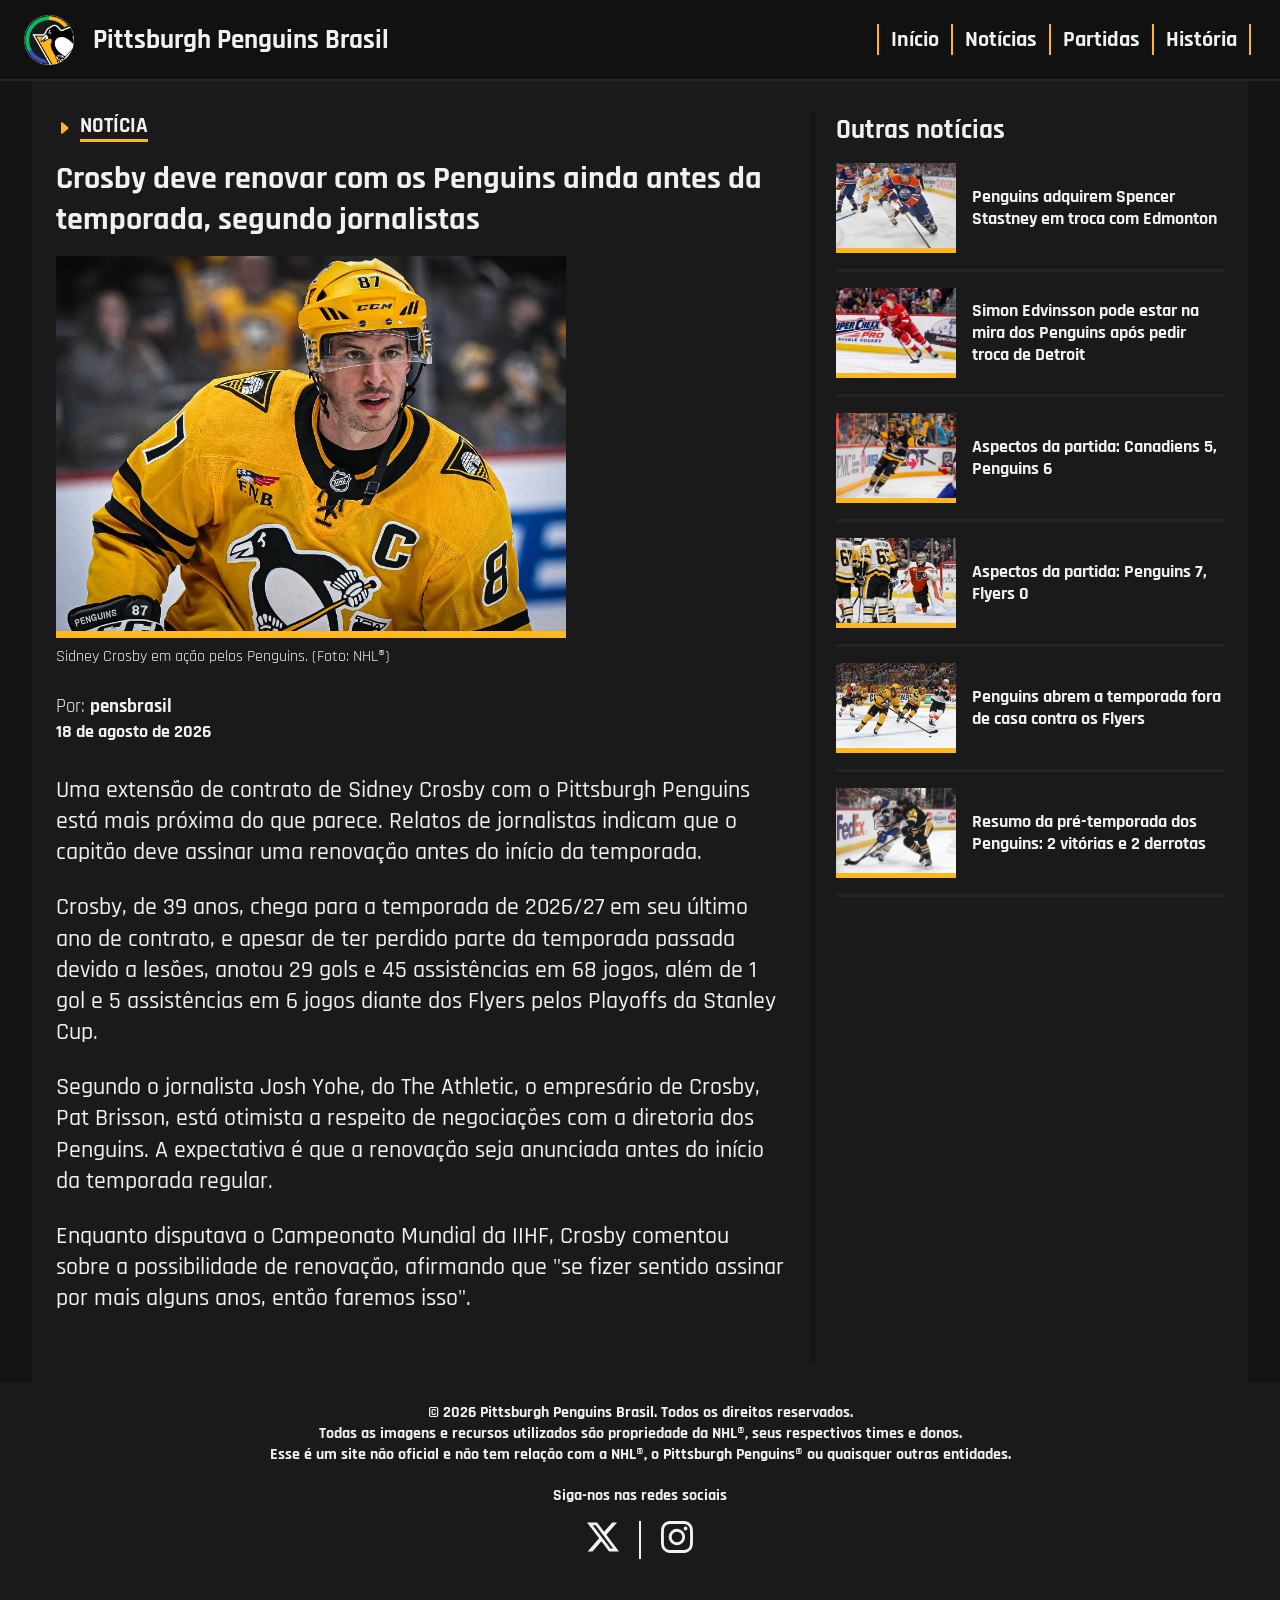
<file: noticias/crosby_deve_renovar_com_os_penguins_antes_da_temporada/index.html>
<!doctype html>
<html lang="en">
  <head>
    <meta charset="UTF-8" />
    <meta name="viewport" content="width=device-width, initial-scale=1.0" />
    <link
      rel="icon"
      type="image/png"
      sizes="32x32"
      href="../../assets/logo-transparent.png"
    />
    <title>
      Crosby deve renovar com os Penguins ainda antes da temporada | pensbrasil
    </title>
    <link
      href="https://fonts.googleapis.com/css2?family=Rajdhani:wght@300;400;500;600;700&display=swap"
      rel="stylesheet"
    />
    <link rel="stylesheet" href="../../styles.css" />
    <meta name="viewport" content="width=device-width, initial-scale=1.0" />
  </head>

  <body>
    <header>
      <div class="cabecalho">
        <div class="titulo flex">
          <img
            src="../../assets/logo-transparent.png"
            alt="Logo do pensbrasil"
            width="50"
          />
          <h1>Pittsburgh Penguins Brasil</h1>
        </div>
        <div class="navbar flex">
                <a class="item-navbar" href="../../#inicio">Início</a>
                <a class="item-navbar" href="../../index.html#noticias">Notícias</a>
                <a class="item-navbar" href="../../index.html#partidas">Partidas</a>
                <a class="item-navbar" href="../../index.html#historia">História</a>
                <button class="menu-toggle" aria-label="Toggle menu">
                    <svg xmlns="http://www.w3.org/2000/svg" width="32" height="32" fill="currentColor"
                        class="bi bi-list" viewBox="0 0 16 16">
                        <path fill-rule="evenodd"
                            d="M2.5 12a.5.5 0 0 1 .5-.5h10a.5.5 0 0 1 0 1H3a.5.5 0 0 1-.5-.5m0-4a.5.5 0 0 1 .5-.5h10a.5.5 0 0 1 0 1H3a.5.5 0 0 1-.5-.5m0-4a.5.5 0 0 1 .5-.5h10a.5.5 0 0 1 0 1H3a.5.5 0 0 1-.5-.5" />
                    </svg>
                </button>
            </div>
            <div class="mobile-menu">
                <a class="item-mobile-menu" href="../../index.html#inicio">Início</a>
                <a class="item-mobile-menu" href="../../index.html#noticias">Notícias</a>
                <a class="item-mobile-menu" href="../../index.html#partidas">Partidas</a>
                <a class="item-mobile-menu" href="../../index.html#historia">História</a>
            </div>
      </div>
    </header>
    <main>
      <div class="bloco flex" id="artigo">
        <div class="espaco-artigo">
          <div class="tipo-artigo flex">
            <svg
              xmlns="http://www.w3.org/2000/svg"
              width="16"
              height="16"
              fill="currentColor"
              class="bi bi-caret-right-fill"
              viewBox="0 0 16 16"
            >
              <path
                d="m12.14 8.753-5.482 4.796c-.646.566-1.658.106-1.658-.753V3.204a1 1 0 0 1 1.659-.753l5.48 4.796a1 1 0 0 1 0 1.506z"
              />
            </svg>
            <p>NOTÍCIA</p>
          </div>
          <h1 class="titulo-artigo">
            Crosby deve renovar com os Penguins ainda antes da temporada, segundo jornalistas
          </h1>
          <div class="foto-artigo">
            <img
              src="../../assets/crosby.png"
              alt="Sidney Crosby em ação pelos Penguins"
              width="60%"
            />
            <p class="creditos-foto">
              Sidney Crosby em ação pelos Penguins. (Foto: NHL®)
            </p>
          </div>
          <div class="info-artigo">
            <div class="autor-artigo flex">
              <p>Por:</p>
              <a href="../../">pensbrasil</a>
            </div>
            <p class="data-artigo">18 de agosto de 2026</p>
          </div>
          <div class="conteudo-artigo">
            <p>
              Uma extensão de contrato de Sidney Crosby com o Pittsburgh Penguins está mais
              próxima do que parece. Relatos de jornalistas indicam que o capitão deve 
              assinar uma renovação antes do início da temporada.
            </p>
            <p>
              Crosby, de 39 anos, chega para a temporada de 2026/27 em seu último ano de contrato, 
              e apesar de ter perdido parte da temporada passada devido a lesões, anotou 29 gols 
              e 45 assistências em 68 jogos, além de 1 gol e 5 assistências em 6 jogos diante dos 
              Flyers pelos Playoffs da Stanley Cup.
            </p>
            <p>
              Segundo o jornalista Josh Yohe, do The Athletic, o empresário de Crosby, Pat Brisson, 
              está otimista a respeito de negociações com a diretoria dos Penguins. A expectativa é 
              que a renovação seja anunciada antes do início da temporada regular.
            </p>
            <p>
              Enquanto disputava o Campeonato Mundial da IIHF, Crosby comentou sobre a possibilidade de renovação, 
              afirmando que "se fizer sentido assinar por mais alguns anos, então faremos isso".
            </p>
          </div>
        </div>
        <div class="outras-noticias">
          <h2 class="h2-outras-noticias">Outras notícias</h2>
          <div class="cards-outras-noticias flex"></div>
        </div>
      </div>
    </main>
    <footer>
      <p>© 2026 Pittsburgh Penguins Brasil. Todos os direitos reservados.</p>
      <p>
        Todas as imagens e recursos utilizados são propriedade da NHL®, seus
        respectivos times e donos. <br />Esse é um site não oficial e não tem
        relação com a NHL®, o Pittsburgh Penguins® ou quaisquer outras
        entidades.
      </p>

      <div class="redes-sociais">
        <p>Siga-nos nas redes sociais</p>
        <div class="card-redesocial flex">
          <div class="item-redesocial flex">
            <a href="https://x.com/pensbrasil" target="_blank">
              <svg
                xmlns="http://www.w3.org/2000/svg"
                width="32"
                height="32"
                fill="currentColor"
                class="bi bi-twitter-x"
                viewBox="0 0 16 16"
              >
                <path
                  d="M12.6.75h2.454l-5.36 6.142L16 15.25h-4.937l-3.867-5.07-4.425 5.07H.316l5.733-6.57L0 .75h5.063l3.495 4.633L12.601.75Zm-.86 13.028h1.36L4.323 2.145H2.865z"
                />
              </svg>
            </a>
          </div>
          <div class="item-redesocial flex">
            <a href="https://www.instagram.com/pensbrasil/" target="_blank">
              <svg
                xmlns="http://www.w3.org/2000/svg"
                width="32"
                height="32"
                fill="currentColor"
                class="bi bi-instagram"
                viewBox="0 0 16 16"
              >
                <path
                  d="M8 0C5.829 0 5.556.01 4.703.048 3.85.088 3.269.222 2.76.42a3.9 3.9 0 0 0-1.417.923A3.9 3.9 0 0 0 .42 2.76C.222 3.268.087 3.85.048 4.7.01 5.555 0 5.827 0 8.001c0 2.172.01 2.444.048 3.297.04.852.174 1.433.372 1.942.205.526.478.972.923 1.417.444.445.89.719 1.416.923.51.198 1.09.333 1.942.372C5.555 15.99 5.827 16 8 16s2.444-.01 3.298-.048c.851-.04 1.434-.174 1.943-.372a3.9 3.9 0 0 0 1.416-.923c.445-.445.718-.891.923-1.417.197-.509.332-1.09.372-1.942C15.99 10.445 16 10.173 16 8s-.01-2.445-.048-3.299c-.04-.851-.175-1.433-.372-1.941a3.9 3.9 0 0 0-.923-1.417A3.9 3.9 0 0 0 13.24.42c-.51-.198-1.092-.333-1.943-.372C10.443.01 10.172 0 7.998 0zm-.717 1.442h.718c2.136 0 2.389.007 3.232.046.78.035 1.204.166 1.486.275.373.145.64.319.92.599s.453.546.598.92c.11.281.24.705.275 1.485.039.843.047 1.096.047 3.231s-.008 2.389-.047 3.232c-.035.78-.166 1.203-.275 1.485a2.5 2.5 0 0 1-.599.919c-.28.28-.546.453-.92.598-.28.11-.704.24-1.485.276-.843.038-1.096.047-3.232.047s-2.39-.009-3.233-.047c-.78-.036-1.203-.166-1.485-.276a2.5 2.5 0 0 1-.92-.598 2.5 2.5 0 0 1-.6-.92c-.109-.281-.24-.705-.275-1.485-.038-.843-.046-1.096-.046-3.233s.008-2.388.046-3.231c.036-.78.166-1.204.276-1.486.145-.373.319-.64.599-.92s.546-.453.92-.598c.282-.11.705-.24 1.485-.276.738-.034 1.024-.044 2.515-.045zm4.988 1.328a.96.96 0 1 0 0 1.92.96.96 0 0 0 0-1.92m-4.27 1.122a4.109 4.109 0 1 0 0 8.217 4.109 4.109 0 0 0 0-8.217m0 1.441a2.667 2.667 0 1 1 0 5.334 2.667 2.667 0 0 1 0-5.334"
                />
              </svg>
            </a>
          </div>
        </div>
      </div>
    </footer>
    <script src="../../script.js"></script>
  </body>
</html>
</file>
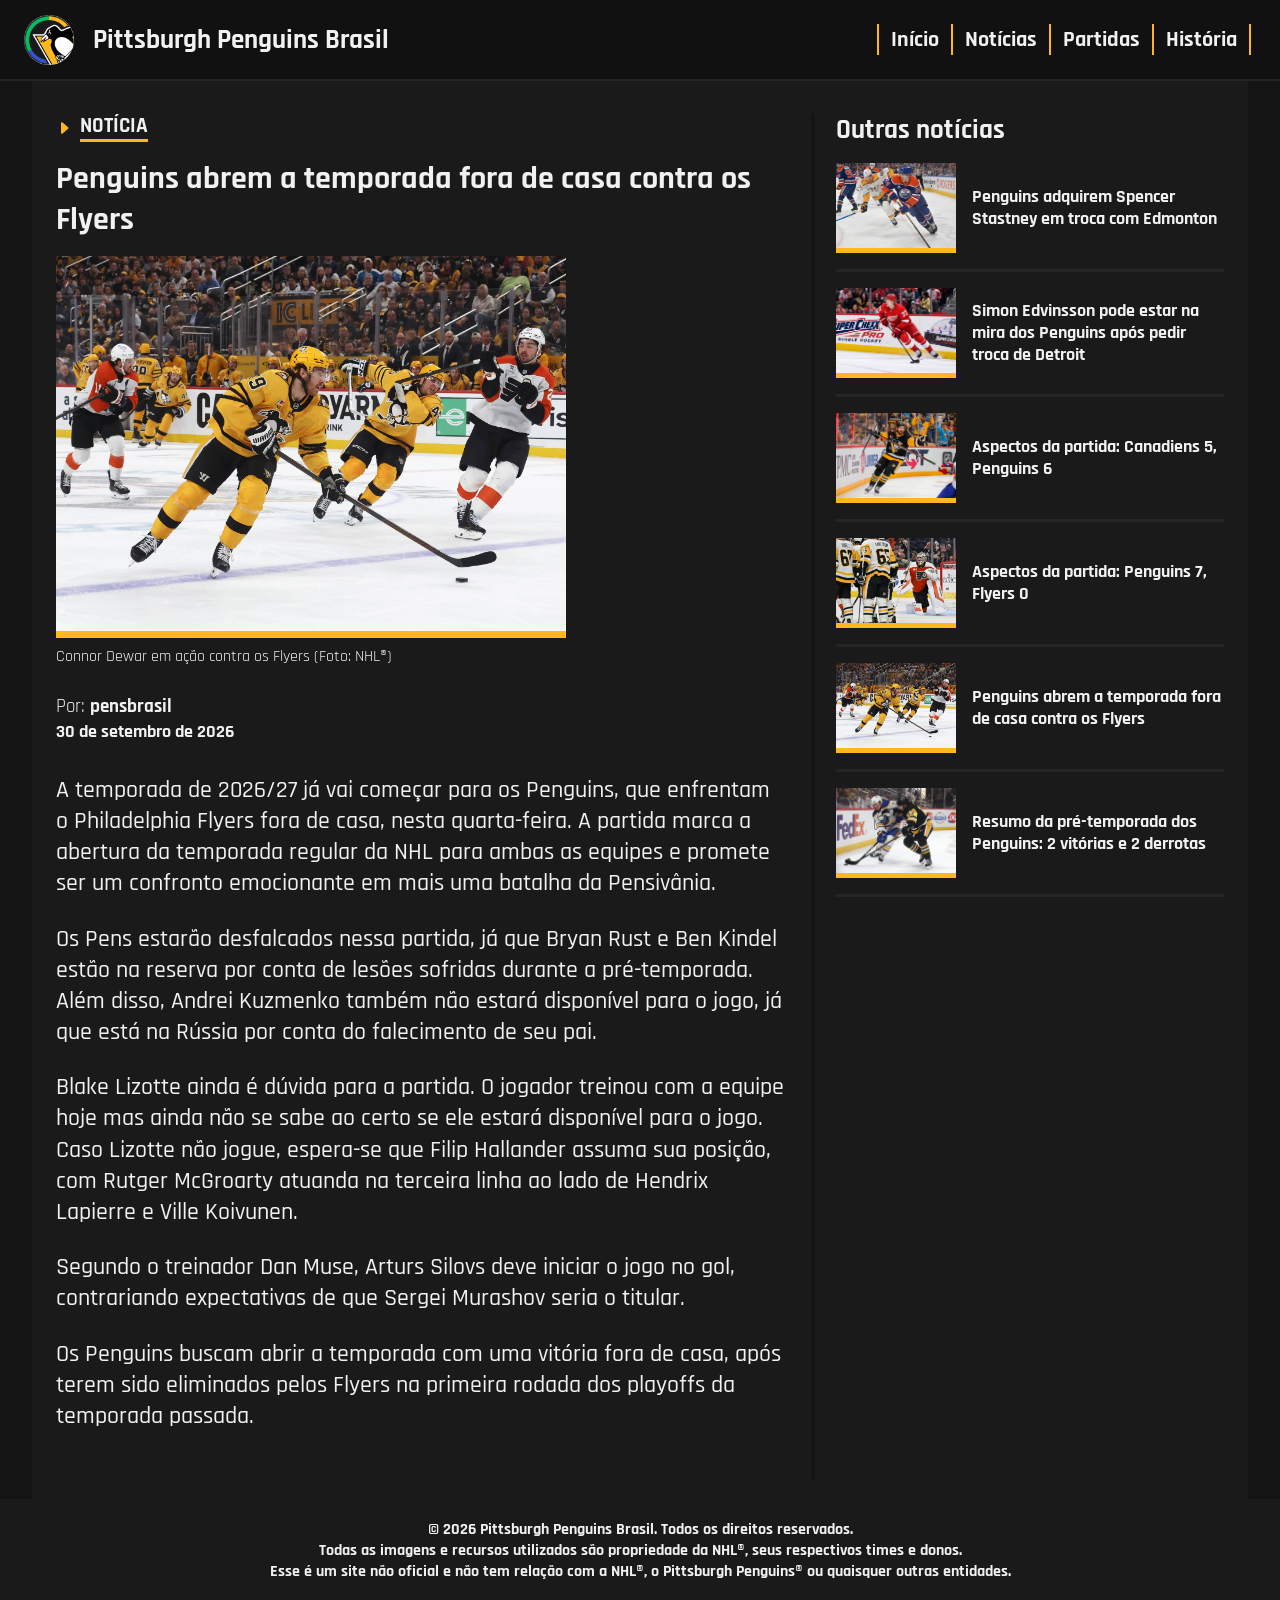
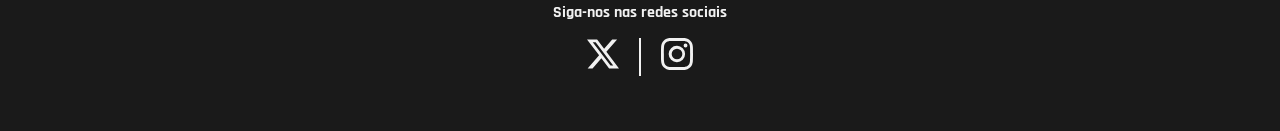
<file: noticias/penguins_abrem_a_temporada_fora_de_casa_contra_os_flyers/index.html>
<!doctype html>
<html lang="en">
  <head>
    <meta charset="UTF-8" />
    <meta name="viewport" content="width=device-width, initial-scale=1.0" />
    <link
      rel="icon"
      type="image/png"
      sizes="32x32"
      href="../../assets/logo-transparent.png"
    />
    <title>
      Penguins abrem a temporada fora de casa contra os Flyers | pensbrasil
    </title>
    <link
      href="https://fonts.googleapis.com/css2?family=Rajdhani:wght@300;400;500;600;700&display=swap"
      rel="stylesheet"
    />
    <link rel="stylesheet" href="../../styles.css" />
    <meta name="viewport" content="width=device-width, initial-scale=1.0" />
  </head>

  <body>
    <header>
      <div class="cabecalho">
        <div class="titulo flex">
          <img
            src="../../assets/logo-transparent.png"
            alt="Logo do pensbrasil"
            width="50"
          />
          <h1>Pittsburgh Penguins Brasil</h1>
        </div>
        <div class="navbar flex">
                <a class="item-navbar" href="../../#inicio">Início</a>
                <a class="item-navbar" href="../../index.html#noticias">Notícias</a>
                <a class="item-navbar" href="../../index.html#partidas">Partidas</a>
                <a class="item-navbar" href="../../index.html#historia">História</a>
                <button class="menu-toggle" aria-label="Toggle menu">
                    <svg xmlns="http://www.w3.org/2000/svg" width="32" height="32" fill="currentColor"
                        class="bi bi-list" viewBox="0 0 16 16">
                        <path fill-rule="evenodd"
                            d="M2.5 12a.5.5 0 0 1 .5-.5h10a.5.5 0 0 1 0 1H3a.5.5 0 0 1-.5-.5m0-4a.5.5 0 0 1 .5-.5h10a.5.5 0 0 1 0 1H3a.5.5 0 0 1-.5-.5m0-4a.5.5 0 0 1 .5-.5h10a.5.5 0 0 1 0 1H3a.5.5 0 0 1-.5-.5" />
                    </svg>
                </button>
            </div>
            <div class="mobile-menu">
                <a class="item-mobile-menu" href="../../index.html#inicio">Início</a>
                <a class="item-mobile-menu" href="../../index.html#noticias">Notícias</a>
                <a class="item-mobile-menu" href="../../index.html#partidas">Partidas</a>
                <a class="item-mobile-menu" href="../../index.html#historia">História</a>
            </div>
      </div>
    </header>
    <main>
      <div class="bloco flex" id="artigo">
        <div class="espaco-artigo">
          <div class="tipo-artigo flex">
            <svg
              xmlns="http://www.w3.org/2000/svg"
              width="16"
              height="16"
              fill="currentColor"
              class="bi bi-caret-right-fill"
              viewBox="0 0 16 16"
            >
              <path
                d="m12.14 8.753-5.482 4.796c-.646.566-1.658.106-1.658-.753V3.204a1 1 0 0 1 1.659-.753l5.48 4.796a1 1 0 0 1 0 1.506z"
              />
            </svg>
            <p>NOTÍCIA</p>
          </div>
          <h1 class="titulo-artigo">
            Penguins abrem a temporada fora de casa contra os Flyers
          </h1>
          <div class="foto-artigo">
            <img
              src="../../assets/pensvsflyers.jpg"
              alt="Penguins enfrentando os Flyers"
              width="60%"
              width="60%"
            />
            <p class="creditos-foto">
              Connor Dewar em ação contra os Flyers (Foto: NHL®)
            </p>
          </div>
          <div class="info-artigo">
            <div class="autor-artigo flex">
              <p>Por:</p>
              <a href="../../">pensbrasil</a>
            </div>
            <p class="data-artigo">30 de setembro de 2026</p>
          </div>
          <div class="conteudo-artigo">
            <p>
              A temporada de 2026/27 já vai começar para os Penguins, que enfrentam o Philadelphia Flyers fora de casa, nesta quarta-feira. 
              A partida marca a abertura da temporada regular da NHL para ambas as equipes e promete ser um confronto emocionante em mais uma batalha da Pensivânia.
            </p>
            <p>
              Os Pens estarão desfalcados nessa partida, já que Bryan Rust e Ben Kindel estão na reserva por conta de lesões sofridas durante a pré-temporada. 
              Além disso, Andrei Kuzmenko também não estará disponível para o jogo, já que está na Rússia por conta do falecimento de seu pai.
            </p>
            <p>
              Blake Lizotte ainda é dúvida para a partida. O jogador treinou com a equipe hoje mas ainda não se sabe ao certo 
              se ele estará disponível para o jogo. Caso Lizotte não jogue, espera-se que Filip Hallander assuma sua posição, com
              Rutger McGroarty atuanda na terceira linha ao lado de Hendrix Lapierre e Ville Koivunen.
            </p>
            <p>
              Segundo o treinador Dan Muse, Arturs Silovs deve iniciar o jogo no gol, contrariando expectativas de que Sergei Murashov seria o titular.
            </p>
            <p>
              Os Penguins buscam abrir a temporada com uma vitória fora de casa, após terem sido eliminados pelos Flyers
              na primeira rodada dos playoffs da temporada passada.
            </p>
          </div>
        </div>
        <div class="outras-noticias">
          <h2 class="h2-outras-noticias">Outras notícias</h2>
          <div class="cards-outras-noticias flex"></div>
        </div>
      </div>
    </main>
    <footer>
      <p>© 2026 Pittsburgh Penguins Brasil. Todos os direitos reservados.</p>
      <p>
        Todas as imagens e recursos utilizados são propriedade da NHL®, seus
        respectivos times e donos. <br />Esse é um site não oficial e não tem
        relação com a NHL®, o Pittsburgh Penguins® ou quaisquer outras
        entidades.
      </p>

      <div class="redes-sociais">
        <p>Siga-nos nas redes sociais</p>
        <div class="card-redesocial flex">
          <div class="item-redesocial flex">
            <a href="https://x.com/pensbrasil" target="_blank">
              <svg
                xmlns="http://www.w3.org/2000/svg"
                width="32"
                height="32"
                fill="currentColor"
                class="bi bi-twitter-x"
                viewBox="0 0 16 16"
              >
                <path
                  d="M12.6.75h2.454l-5.36 6.142L16 15.25h-4.937l-3.867-5.07-4.425 5.07H.316l5.733-6.57L0 .75h5.063l3.495 4.633L12.601.75Zm-.86 13.028h1.36L4.323 2.145H2.865z"
                />
              </svg>
            </a>
          </div>
          <div class="item-redesocial flex">
            <a href="https://www.instagram.com/pensbrasil/" target="_blank">
              <svg
                xmlns="http://www.w3.org/2000/svg"
                width="32"
                height="32"
                fill="currentColor"
                class="bi bi-instagram"
                viewBox="0 0 16 16"
              >
                <path
                  d="M8 0C5.829 0 5.556.01 4.703.048 3.85.088 3.269.222 2.76.42a3.9 3.9 0 0 0-1.417.923A3.9 3.9 0 0 0 .42 2.76C.222 3.268.087 3.85.048 4.7.01 5.555 0 5.827 0 8.001c0 2.172.01 2.444.048 3.297.04.852.174 1.433.372 1.942.205.526.478.972.923 1.417.444.445.89.719 1.416.923.51.198 1.09.333 1.942.372C5.555 15.99 5.827 16 8 16s2.444-.01 3.298-.048c.851-.04 1.434-.174 1.943-.372a3.9 3.9 0 0 0 1.416-.923c.445-.445.718-.891.923-1.417.197-.509.332-1.09.372-1.942C15.99 10.445 16 10.173 16 8s-.01-2.445-.048-3.299c-.04-.851-.175-1.433-.372-1.941a3.9 3.9 0 0 0-.923-1.417A3.9 3.9 0 0 0 13.24.42c-.51-.198-1.092-.333-1.943-.372C10.443.01 10.172 0 7.998 0zm-.717 1.442h.718c2.136 0 2.389.007 3.232.046.78.035 1.204.166 1.486.275.373.145.64.319.92.599s.453.546.598.92c.11.281.24.705.275 1.485.039.843.047 1.096.047 3.231s-.008 2.389-.047 3.232c-.035.78-.166 1.203-.275 1.485a2.5 2.5 0 0 1-.599.919c-.28.28-.546.453-.92.598-.28.11-.704.24-1.485.276-.843.038-1.096.047-3.232.047s-2.39-.009-3.233-.047c-.78-.036-1.203-.166-1.485-.276a2.5 2.5 0 0 1-.92-.598 2.5 2.5 0 0 1-.6-.92c-.109-.281-.24-.705-.275-1.485-.038-.843-.046-1.096-.046-3.233s.008-2.388.046-3.231c.036-.78.166-1.204.276-1.486.145-.373.319-.64.599-.92s.546-.453.92-.598c.282-.11.705-.24 1.485-.276.738-.034 1.024-.044 2.515-.045zm4.988 1.328a.96.96 0 1 0 0 1.92.96.96 0 0 0 0-1.92m-4.27 1.122a4.109 4.109 0 1 0 0 8.217 4.109 4.109 0 0 0 0-8.217m0 1.441a2.667 2.667 0 1 1 0 5.334 2.667 2.667 0 0 1 0-5.334"
                />
              </svg>
            </a>
          </div>
        </div>
      </div>
    </footer>
    <script src="../../script.js"></script>
  </body>
</html>
</file>
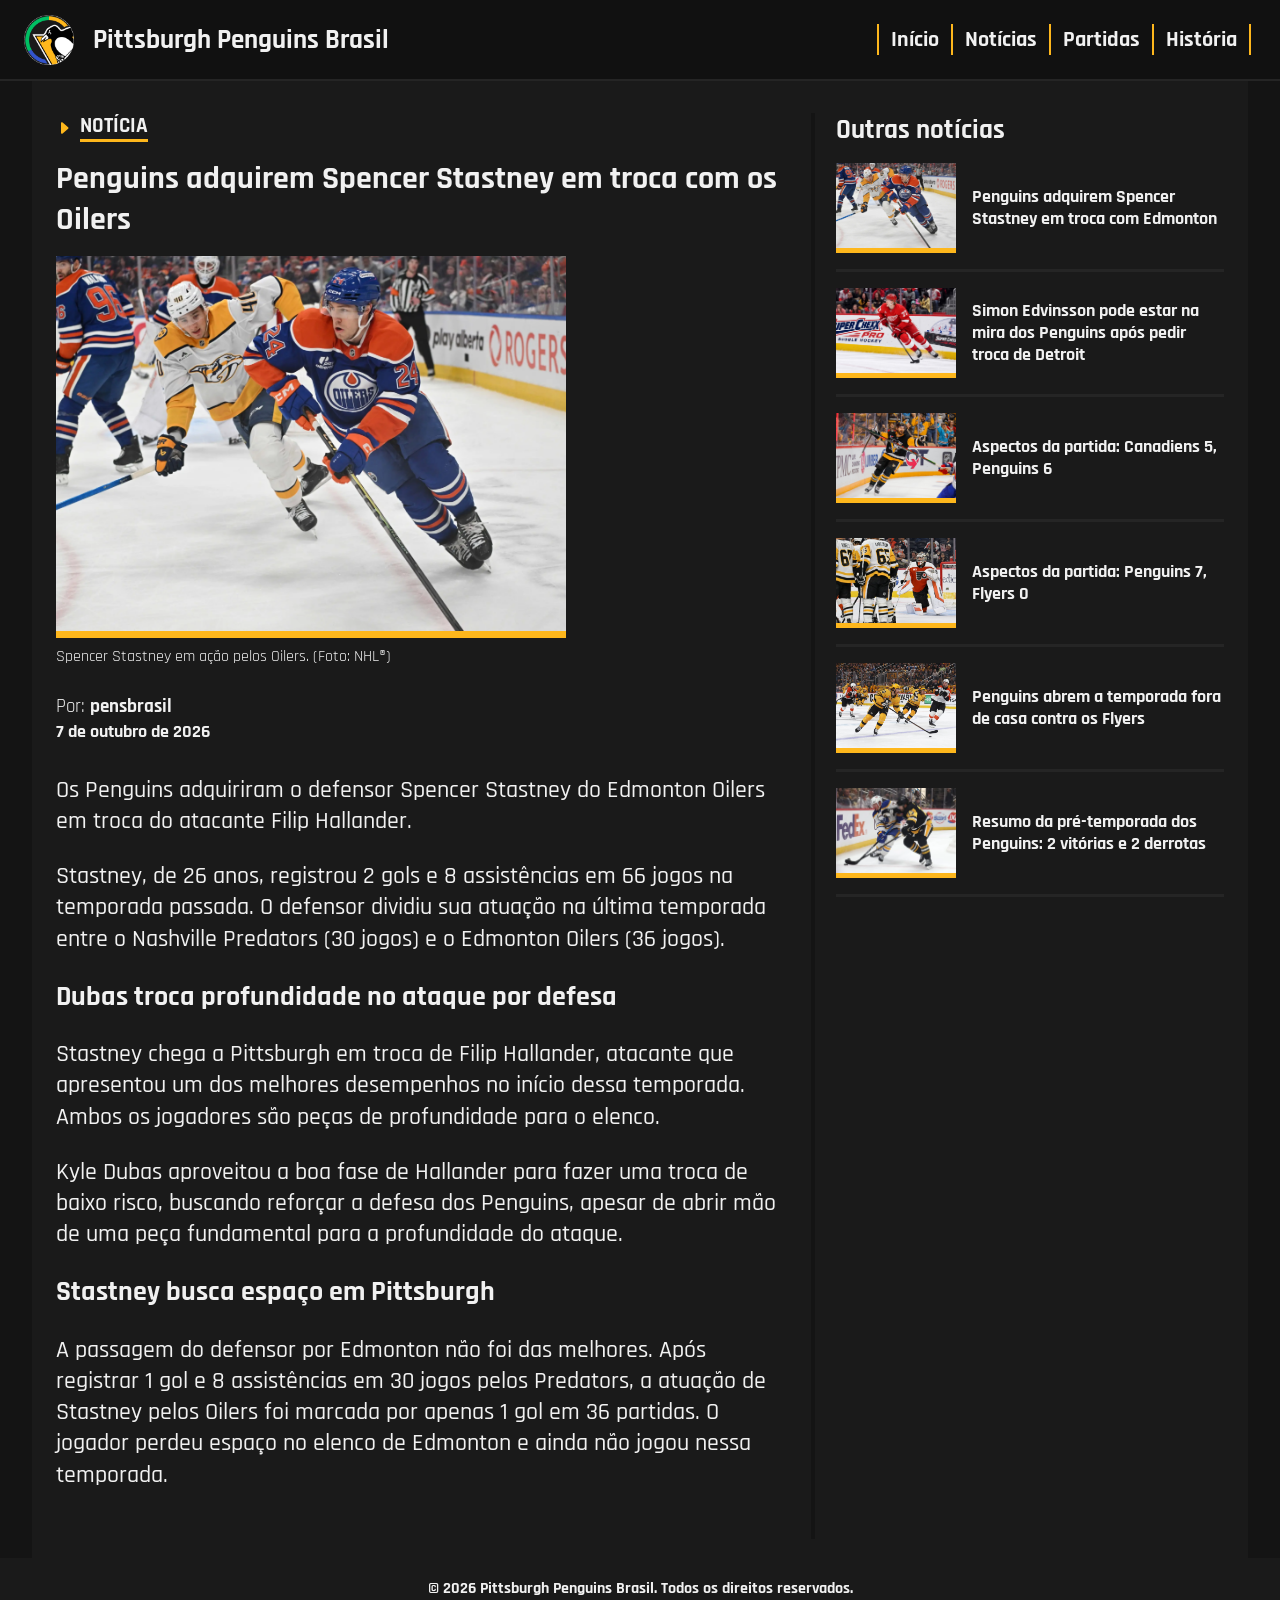
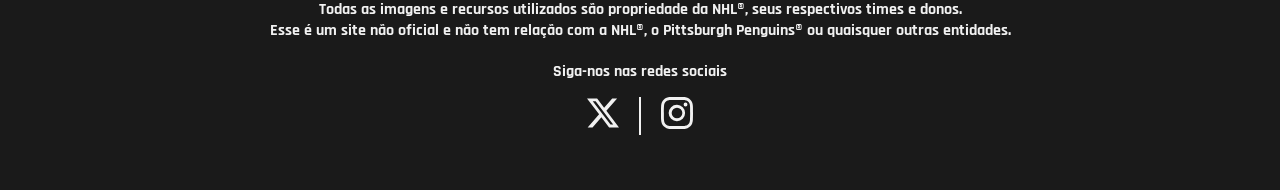
<file: noticias/penguins_adquirem_spencer_stastney/index.html>
<!doctype html>
<html lang="en">
  <head>
    <meta charset="UTF-8" />
    <meta name="viewport" content="width=device-width, initial-scale=1.0" />
    <link
      rel="icon"
      type="image/png"
      sizes="32x32"
      href="../../assets/logo-transparent.png"
    />
    <title>
      Penguins adquirem Spencer Stastney em troca com os Oilers | pensbrasil
    </title>
    <link
      href="https://fonts.googleapis.com/css2?family=Rajdhani:wght@300;400;500;600;700&display=swap"
      rel="stylesheet"
    />
    <link rel="stylesheet" href="../../styles.css" />
    <meta name="viewport" content="width=device-width, initial-scale=1.0" />
  </head>

  <body>
    <header>
      <div class="cabecalho">
        <div class="titulo flex">
          <img
            src="../../assets/logo-transparent.png"
            alt="Logo do pensbrasil"
            width="50"
          />
          <h1>Pittsburgh Penguins Brasil</h1>
        </div>
        <div class="navbar flex">
                <a class="item-navbar" href="../../#inicio">Início</a>
                <a class="item-navbar" href="../../index.html#noticias">Notícias</a>
                <a class="item-navbar" href="../../index.html#partidas">Partidas</a>
                <a class="item-navbar" href="../../index.html#historia">História</a>
                <button class="menu-toggle" aria-label="Toggle menu">
                    <svg xmlns="http://www.w3.org/2000/svg" width="32" height="32" fill="currentColor"
                        class="bi bi-list" viewBox="0 0 16 16">
                        <path fill-rule="evenodd"
                            d="M2.5 12a.5.5 0 0 1 .5-.5h10a.5.5 0 0 1 0 1H3a.5.5 0 0 1-.5-.5m0-4a.5.5 0 0 1 .5-.5h10a.5.5 0 0 1 0 1H3a.5.5 0 0 1-.5-.5m0-4a.5.5 0 0 1 .5-.5h10a.5.5 0 0 1 0 1H3a.5.5 0 0 1-.5-.5" />
                    </svg>
                </button>
            </div>
            <div class="mobile-menu">
                <a class="item-mobile-menu" href="../../index.html#inicio">Início</a>
                <a class="item-mobile-menu" href="../../index.html#noticias">Notícias</a>
                <a class="item-mobile-menu" href="../../index.html#partidas">Partidas</a>
                <a class="item-mobile-menu" href="../../index.html#historia">História</a>
            </div>
      </div>
    </header>
    <main>
      <div class="bloco flex" id="artigo">
        <div class="espaco-artigo">
          <div class="tipo-artigo flex">
            <svg
              xmlns="http://www.w3.org/2000/svg"
              width="16"
              height="16"
              fill="currentColor"
              class="bi bi-caret-right-fill"
              viewBox="0 0 16 16"
            >
              <path
                d="m12.14 8.753-5.482 4.796c-.646.566-1.658.106-1.658-.753V3.204a1 1 0 0 1 1.659-.753l5.48 4.796a1 1 0 0 1 0 1.506z"
              />
            </svg>
            <p>NOTÍCIA</p>
          </div>
          <h1 class="titulo-artigo">
            Penguins adquirem Spencer Stastney em troca com os Oilers
          </h1>
          <div class="foto-artigo">
            <img
              src="../../assets/stastney.png"
              alt="Stastney em ação pelos Oilers."
              width="60%"
            />
            <p class="creditos-foto">
              Spencer Stastney em ação pelos Oilers. (Foto: NHL®)
            </p>
          </div>
          <div class="info-artigo">
            <div class="autor-artigo flex">
              <p>Por:</p>
              <a href="../../">pensbrasil</a>
            </div>
            <p class="data-artigo">7 de outubro de 2026</p>
          </div>
          <div class="conteudo-artigo">
            <p>
              Os Penguins adquiriram o defensor Spencer Stastney do Edmonton Oilers em troca do atacante Filip Hallander.
            </p>
            <p>
              Stastney, de 26 anos, registrou 2 gols e 8 assistências em 66 jogos na temporada passada. O defensor dividiu sua atuação na
              última temporada entre o Nashville Predators (30 jogos) e o Edmonton Oilers (36 jogos).
            </p>
            <h3>Dubas troca profundidade no ataque por defesa</h3>
            <p>
              Stastney chega a Pittsburgh em troca de Filip Hallander, atacante que apresentou um dos melhores desempenhos no início dessa temporada.
              Ambos os jogadores são peças de profundidade para o elenco.
            </p>
            <p>
              Kyle Dubas aproveitou a boa fase de Hallander para fazer uma troca de baixo risco, buscando reforçar a defesa dos Penguins, apesar
              de abrir mão de uma peça fundamental para a profundidade do ataque.
            </p>
            <h3>Stastney busca espaço em Pittsburgh</h3>
            <p>
              A passagem do defensor por Edmonton não foi das melhores. Após registrar 1 gol e 8 assistências em 30 jogos pelos Predators, a atuação de
              Stastney pelos Oilers foi marcada por apenas 1 gol em 36 partidas. O jogador perdeu espaço no elenco de Edmonton e ainda não jogou nessa
              temporada.
            </p>
          </div>
        </div>
        <div class="outras-noticias">
          <h2 class="h2-outras-noticias">Outras notícias</h2>
          <div class="cards-outras-noticias flex"></div>
        </div>
      </div>
    </main>
    <footer>
      <p>© 2026 Pittsburgh Penguins Brasil. Todos os direitos reservados.</p>
      <p>
        Todas as imagens e recursos utilizados são propriedade da NHL®, seus
        respectivos times e donos. <br />Esse é um site não oficial e não tem
        relação com a NHL®, o Pittsburgh Penguins® ou quaisquer outras
        entidades.
      </p>

      <div class="redes-sociais">
        <p>Siga-nos nas redes sociais</p>
        <div class="card-redesocial flex">
          <div class="item-redesocial flex">
            <a href="https://x.com/pensbrasil" target="_blank">
              <svg
                xmlns="http://www.w3.org/2000/svg"
                width="32"
                height="32"
                fill="currentColor"
                class="bi bi-twitter-x"
                viewBox="0 0 16 16"
              >
                <path
                  d="M12.6.75h2.454l-5.36 6.142L16 15.25h-4.937l-3.867-5.07-4.425 5.07H.316l5.733-6.57L0 .75h5.063l3.495 4.633L12.601.75Zm-.86 13.028h1.36L4.323 2.145H2.865z"
                />
              </svg>
            </a>
          </div>
          <div class="item-redesocial flex">
            <a href="https://www.instagram.com/pensbrasil/" target="_blank">
              <svg
                xmlns="http://www.w3.org/2000/svg"
                width="32"
                height="32"
                fill="currentColor"
                class="bi bi-instagram"
                viewBox="0 0 16 16"
              >
                <path
                  d="M8 0C5.829 0 5.556.01 4.703.048 3.85.088 3.269.222 2.76.42a3.9 3.9 0 0 0-1.417.923A3.9 3.9 0 0 0 .42 2.76C.222 3.268.087 3.85.048 4.7.01 5.555 0 5.827 0 8.001c0 2.172.01 2.444.048 3.297.04.852.174 1.433.372 1.942.205.526.478.972.923 1.417.444.445.89.719 1.416.923.51.198 1.09.333 1.942.372C5.555 15.99 5.827 16 8 16s2.444-.01 3.298-.048c.851-.04 1.434-.174 1.943-.372a3.9 3.9 0 0 0 1.416-.923c.445-.445.718-.891.923-1.417.197-.509.332-1.09.372-1.942C15.99 10.445 16 10.173 16 8s-.01-2.445-.048-3.299c-.04-.851-.175-1.433-.372-1.941a3.9 3.9 0 0 0-.923-1.417A3.9 3.9 0 0 0 13.24.42c-.51-.198-1.092-.333-1.943-.372C10.443.01 10.172 0 7.998 0zm-.717 1.442h.718c2.136 0 2.389.007 3.232.046.78.035 1.204.166 1.486.275.373.145.64.319.92.599s.453.546.598.92c.11.281.24.705.275 1.485.039.843.047 1.096.047 3.231s-.008 2.389-.047 3.232c-.035.78-.166 1.203-.275 1.485a2.5 2.5 0 0 1-.599.919c-.28.28-.546.453-.92.598-.28.11-.704.24-1.485.276-.843.038-1.096.047-3.232.047s-2.39-.009-3.233-.047c-.78-.036-1.203-.166-1.485-.276a2.5 2.5 0 0 1-.92-.598 2.5 2.5 0 0 1-.6-.92c-.109-.281-.24-.705-.275-1.485-.038-.843-.046-1.096-.046-3.233s.008-2.388.046-3.231c.036-.78.166-1.204.276-1.486.145-.373.319-.64.599-.92s.546-.453.92-.598c.282-.11.705-.24 1.485-.276.738-.034 1.024-.044 2.515-.045zm4.988 1.328a.96.96 0 1 0 0 1.92.96.96 0 0 0 0-1.92m-4.27 1.122a4.109 4.109 0 1 0 0 8.217 4.109 4.109 0 0 0 0-8.217m0 1.441a2.667 2.667 0 1 1 0 5.334 2.667 2.667 0 0 1 0-5.334"
                />
              </svg>
            </a>
          </div>
        </div>
      </div>
    </footer>
    <script src="../../script.js"></script>
  </body>
</html>
</file>
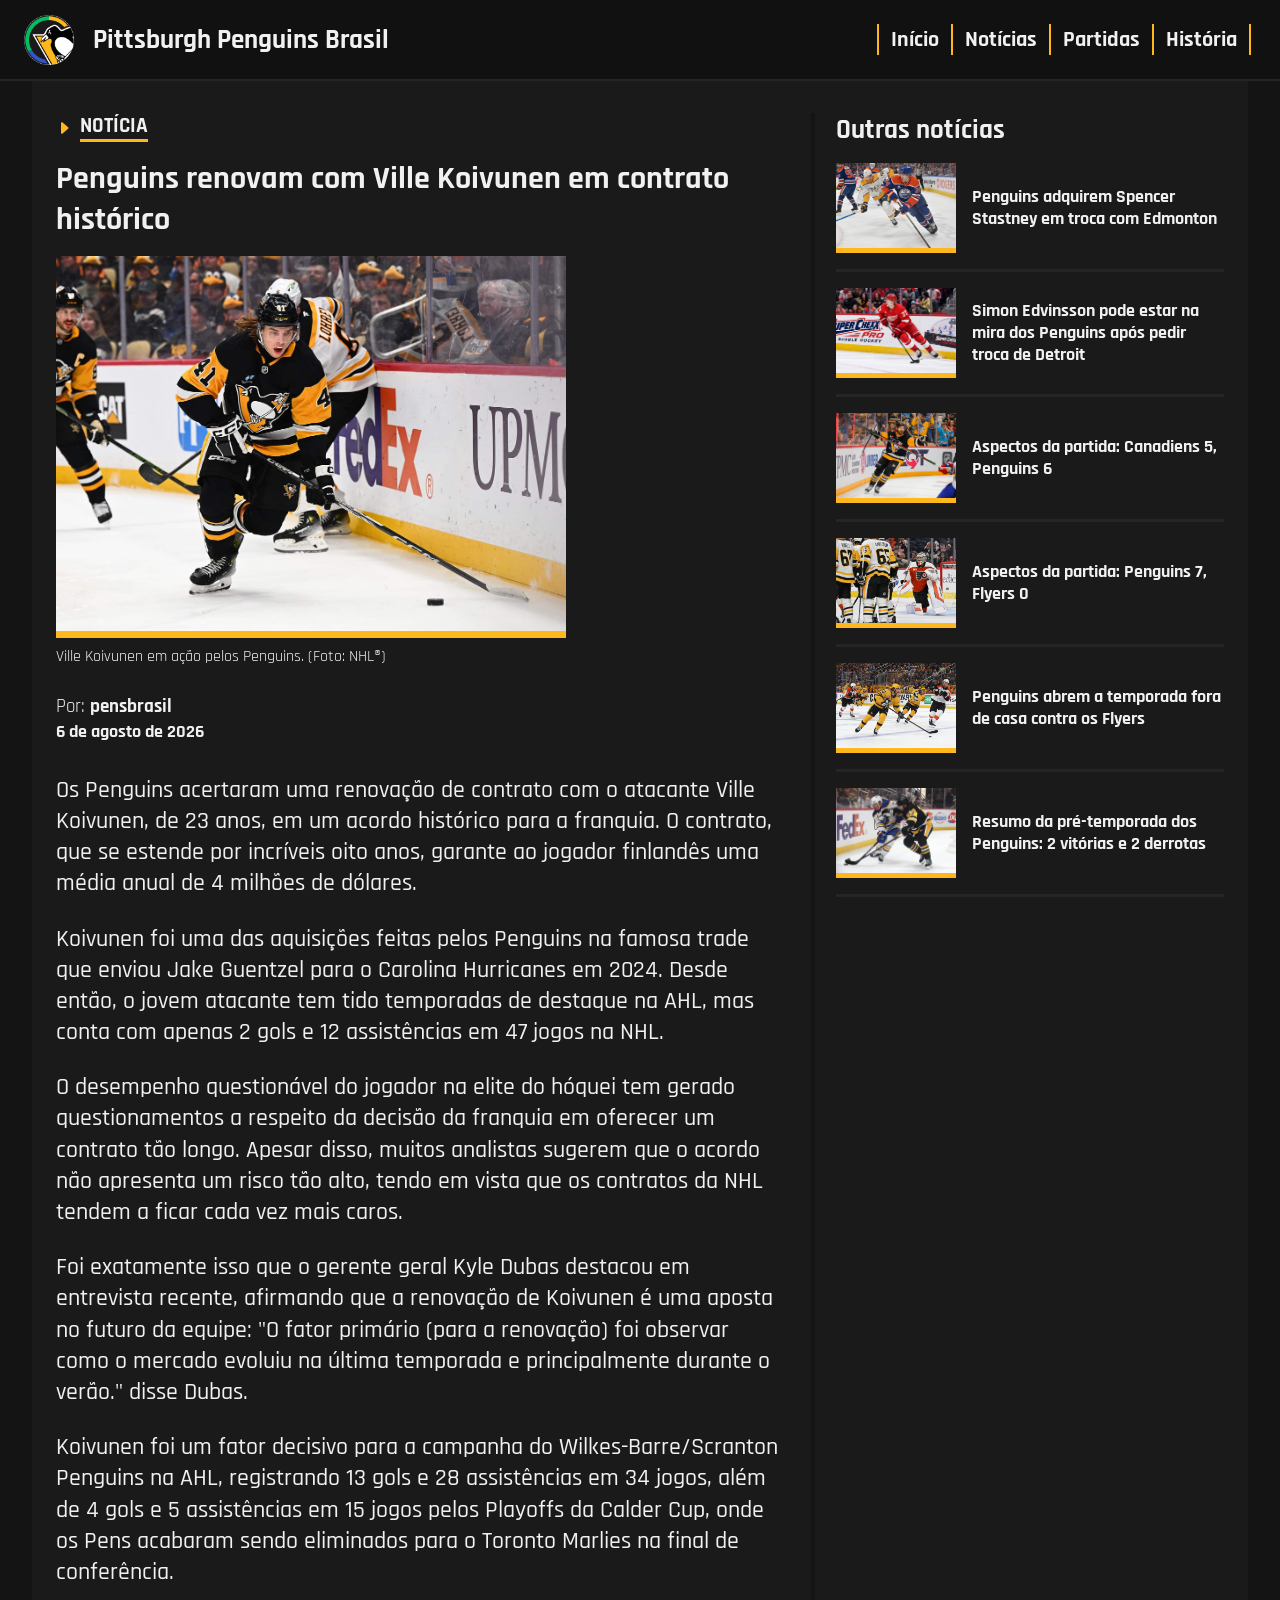
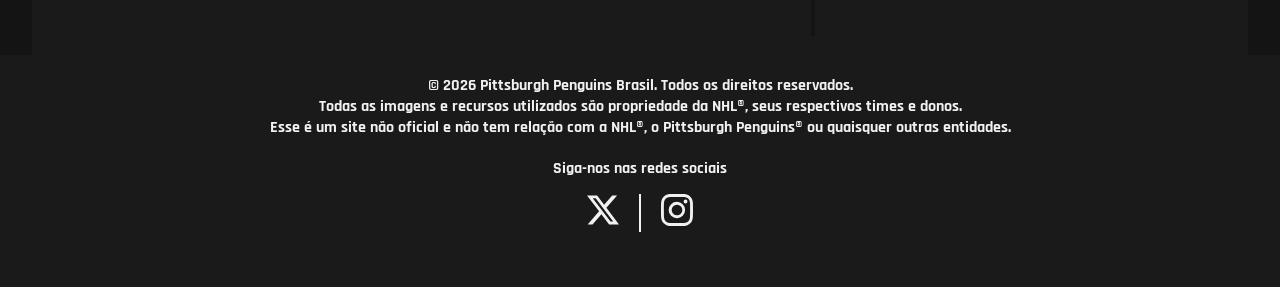
<file: noticias/penguins_renovam_com_ville_koivunen_em_contrato_historico/index.html>
<!doctype html>
<html lang="en">
  <head>
    <meta charset="UTF-8" />
    <meta name="viewport" content="width=device-width, initial-scale=1.0" />
    <link
      rel="icon"
      type="image/png"
      sizes="32x32"
      href="../../assets/logo-transparent.png"
    />
    <title>
      Penguins renovam com Ville Koivunen em contrato histórico | pensbrasil
    </title>
    <link
      href="https://fonts.googleapis.com/css2?family=Rajdhani:wght@300;400;500;600;700&display=swap"
      rel="stylesheet"
    />
    <link rel="stylesheet" href="../../styles.css" />
    <meta name="viewport" content="width=device-width, initial-scale=1.0" />
  </head>

  <body>
    <header>
      <div class="cabecalho">
        <div class="titulo flex">
          <img
            src="../../assets/logo-transparent.png"
            alt="Logo do pensbrasil"
            width="50"
          />
          <h1>Pittsburgh Penguins Brasil</h1>
        </div>
        <div class="navbar flex">
                <a class="item-navbar" href="../../#inicio">Início</a>
                <a class="item-navbar" href="../../index.html#noticias">Notícias</a>
                <a class="item-navbar" href="../../index.html#partidas">Partidas</a>
                <a class="item-navbar" href="../../index.html#historia">História</a>
                <button class="menu-toggle" aria-label="Toggle menu">
                    <svg xmlns="http://www.w3.org/2000/svg" width="32" height="32" fill="currentColor"
                        class="bi bi-list" viewBox="0 0 16 16">
                        <path fill-rule="evenodd"
                            d="M2.5 12a.5.5 0 0 1 .5-.5h10a.5.5 0 0 1 0 1H3a.5.5 0 0 1-.5-.5m0-4a.5.5 0 0 1 .5-.5h10a.5.5 0 0 1 0 1H3a.5.5 0 0 1-.5-.5m0-4a.5.5 0 0 1 .5-.5h10a.5.5 0 0 1 0 1H3a.5.5 0 0 1-.5-.5" />
                    </svg>
                </button>
            </div>
            <div class="mobile-menu">
                <a class="item-mobile-menu" href="../../index.html#inicio">Início</a>
                <a class="item-mobile-menu" href="../../index.html#noticias">Notícias</a>
                <a class="item-mobile-menu" href="../../index.html#partidas">Partidas</a>
                <a class="item-mobile-menu" href="../../index.html#historia">História</a>
            </div>
      </div>
    </header>
    <main>
      <div class="bloco flex" id="artigo">
        <div class="espaco-artigo">
          <div class="tipo-artigo flex">
            <svg
              xmlns="http://www.w3.org/2000/svg"
              width="16"
              height="16"
              fill="currentColor"
              class="bi bi-caret-right-fill"
              viewBox="0 0 16 16"
            >
              <path
                d="m12.14 8.753-5.482 4.796c-.646.566-1.658.106-1.658-.753V3.204a1 1 0 0 1 1.659-.753l5.48 4.796a1 1 0 0 1 0 1.506z"
              />
            </svg>
            <p>NOTÍCIA</p>
          </div>
          <h1 class="titulo-artigo">
            Penguins renovam com Ville Koivunen em contrato histórico
          </h1>
          <div class="foto-artigo">
            <img
              src="../../assets/koivunen.png"
              alt="Ville Koivunen em ação pelos Penguins"
              width="60%"
            />
            <p class="creditos-foto">
              Ville Koivunen em ação pelos Penguins. (Foto: NHL®)
            </p>
          </div>
          <div class="info-artigo">
            <div class="autor-artigo flex">
              <p>Por:</p>
              <a href="../../">pensbrasil</a>
            </div>
            <p class="data-artigo">6 de agosto de 2026</p>
          </div>
          <div class="conteudo-artigo">
            <p>
              Os Penguins acertaram uma renovação de contrato com o atacante Ville Koivunen, 
              de 23 anos, em um acordo histórico para a franquia. O contrato, que se estende por incríveis oito anos, 
              garante ao jogador finlandês uma média anual de 4 milhões de dólares.
            </p>
            <p>
              Koivunen foi uma das aquisições feitas pelos Penguins na famosa trade que enviou Jake Guentzel para o
              Carolina Hurricanes em 2024. Desde então, o jovem atacante tem tido temporadas de destaque na AHL,
              mas conta com apenas 2 gols e 12 assistências em 47 jogos na NHL.
            </p>
            <p>
              O desempenho questionável do jogador na elite do hóquei tem gerado questionamentos a respeito da decisão da 
              franquia em oferecer um contrato tão longo. Apesar disso, muitos analistas sugerem que o acordo
              não apresenta um risco tão alto, tendo em vista que os contratos da NHL tendem a ficar cada vez mais caros.
            </p>
            <p>
              Foi exatamente isso que o gerente geral Kyle Dubas destacou em entrevista recente, afirmando que a renovação 
              de Koivunen é uma aposta no futuro da equipe: "O fator primário (para a renovação) foi observar como o mercado 
              evoluiu na última temporada e principalmente durante o verão." disse Dubas.
            </p>
            <p>
              Koivunen foi um fator decisivo para a campanha do Wilkes-Barre/Scranton Penguins na AHL, registrando 13 gols
              e 28 assistências em 34 jogos, além de 4 gols e 5 assistências em 15 jogos pelos Playoffs da Calder Cup, onde
              os Pens acabaram sendo eliminados para o Toronto Marlies na final de conferência. 
            </p>
          </div>
        </div>
        <div class="outras-noticias">
          <h2 class="h2-outras-noticias">Outras notícias</h2>
          <div class="cards-outras-noticias flex"></div>
        </div>
      </div>
    </main>
    <footer>
      <p>© 2026 Pittsburgh Penguins Brasil. Todos os direitos reservados.</p>
      <p>
        Todas as imagens e recursos utilizados são propriedade da NHL®, seus
        respectivos times e donos. <br />Esse é um site não oficial e não tem
        relação com a NHL®, o Pittsburgh Penguins® ou quaisquer outras
        entidades.
      </p>

      <div class="redes-sociais">
        <p>Siga-nos nas redes sociais</p>
        <div class="card-redesocial flex">
          <div class="item-redesocial flex">
            <a href="https://x.com/pensbrasil" target="_blank">
              <svg
                xmlns="http://www.w3.org/2000/svg"
                width="32"
                height="32"
                fill="currentColor"
                class="bi bi-twitter-x"
                viewBox="0 0 16 16"
              >
                <path
                  d="M12.6.75h2.454l-5.36 6.142L16 15.25h-4.937l-3.867-5.07-4.425 5.07H.316l5.733-6.57L0 .75h5.063l3.495 4.633L12.601.75Zm-.86 13.028h1.36L4.323 2.145H2.865z"
                />
              </svg>
            </a>
          </div>
          <div class="item-redesocial flex">
            <a href="https://www.instagram.com/pensbrasil/" target="_blank">
              <svg
                xmlns="http://www.w3.org/2000/svg"
                width="32"
                height="32"
                fill="currentColor"
                class="bi bi-instagram"
                viewBox="0 0 16 16"
              >
                <path
                  d="M8 0C5.829 0 5.556.01 4.703.048 3.85.088 3.269.222 2.76.42a3.9 3.9 0 0 0-1.417.923A3.9 3.9 0 0 0 .42 2.76C.222 3.268.087 3.85.048 4.7.01 5.555 0 5.827 0 8.001c0 2.172.01 2.444.048 3.297.04.852.174 1.433.372 1.942.205.526.478.972.923 1.417.444.445.89.719 1.416.923.51.198 1.09.333 1.942.372C5.555 15.99 5.827 16 8 16s2.444-.01 3.298-.048c.851-.04 1.434-.174 1.943-.372a3.9 3.9 0 0 0 1.416-.923c.445-.445.718-.891.923-1.417.197-.509.332-1.09.372-1.942C15.99 10.445 16 10.173 16 8s-.01-2.445-.048-3.299c-.04-.851-.175-1.433-.372-1.941a3.9 3.9 0 0 0-.923-1.417A3.9 3.9 0 0 0 13.24.42c-.51-.198-1.092-.333-1.943-.372C10.443.01 10.172 0 7.998 0zm-.717 1.442h.718c2.136 0 2.389.007 3.232.046.78.035 1.204.166 1.486.275.373.145.64.319.92.599s.453.546.598.92c.11.281.24.705.275 1.485.039.843.047 1.096.047 3.231s-.008 2.389-.047 3.232c-.035.78-.166 1.203-.275 1.485a2.5 2.5 0 0 1-.599.919c-.28.28-.546.453-.92.598-.28.11-.704.24-1.485.276-.843.038-1.096.047-3.232.047s-2.39-.009-3.233-.047c-.78-.036-1.203-.166-1.485-.276a2.5 2.5 0 0 1-.92-.598 2.5 2.5 0 0 1-.6-.92c-.109-.281-.24-.705-.275-1.485-.038-.843-.046-1.096-.046-3.233s.008-2.388.046-3.231c.036-.78.166-1.204.276-1.486.145-.373.319-.64.599-.92s.546-.453.92-.598c.282-.11.705-.24 1.485-.276.738-.034 1.024-.044 2.515-.045zm4.988 1.328a.96.96 0 1 0 0 1.92.96.96 0 0 0 0-1.92m-4.27 1.122a4.109 4.109 0 1 0 0 8.217 4.109 4.109 0 0 0 0-8.217m0 1.441a2.667 2.667 0 1 1 0 5.334 2.667 2.667 0 0 1 0-5.334"
                />
              </svg>
            </a>
          </div>
        </div>
      </div>
    </footer>
    <script src="../../script.js"></script>
  </body>
</html>
</file>
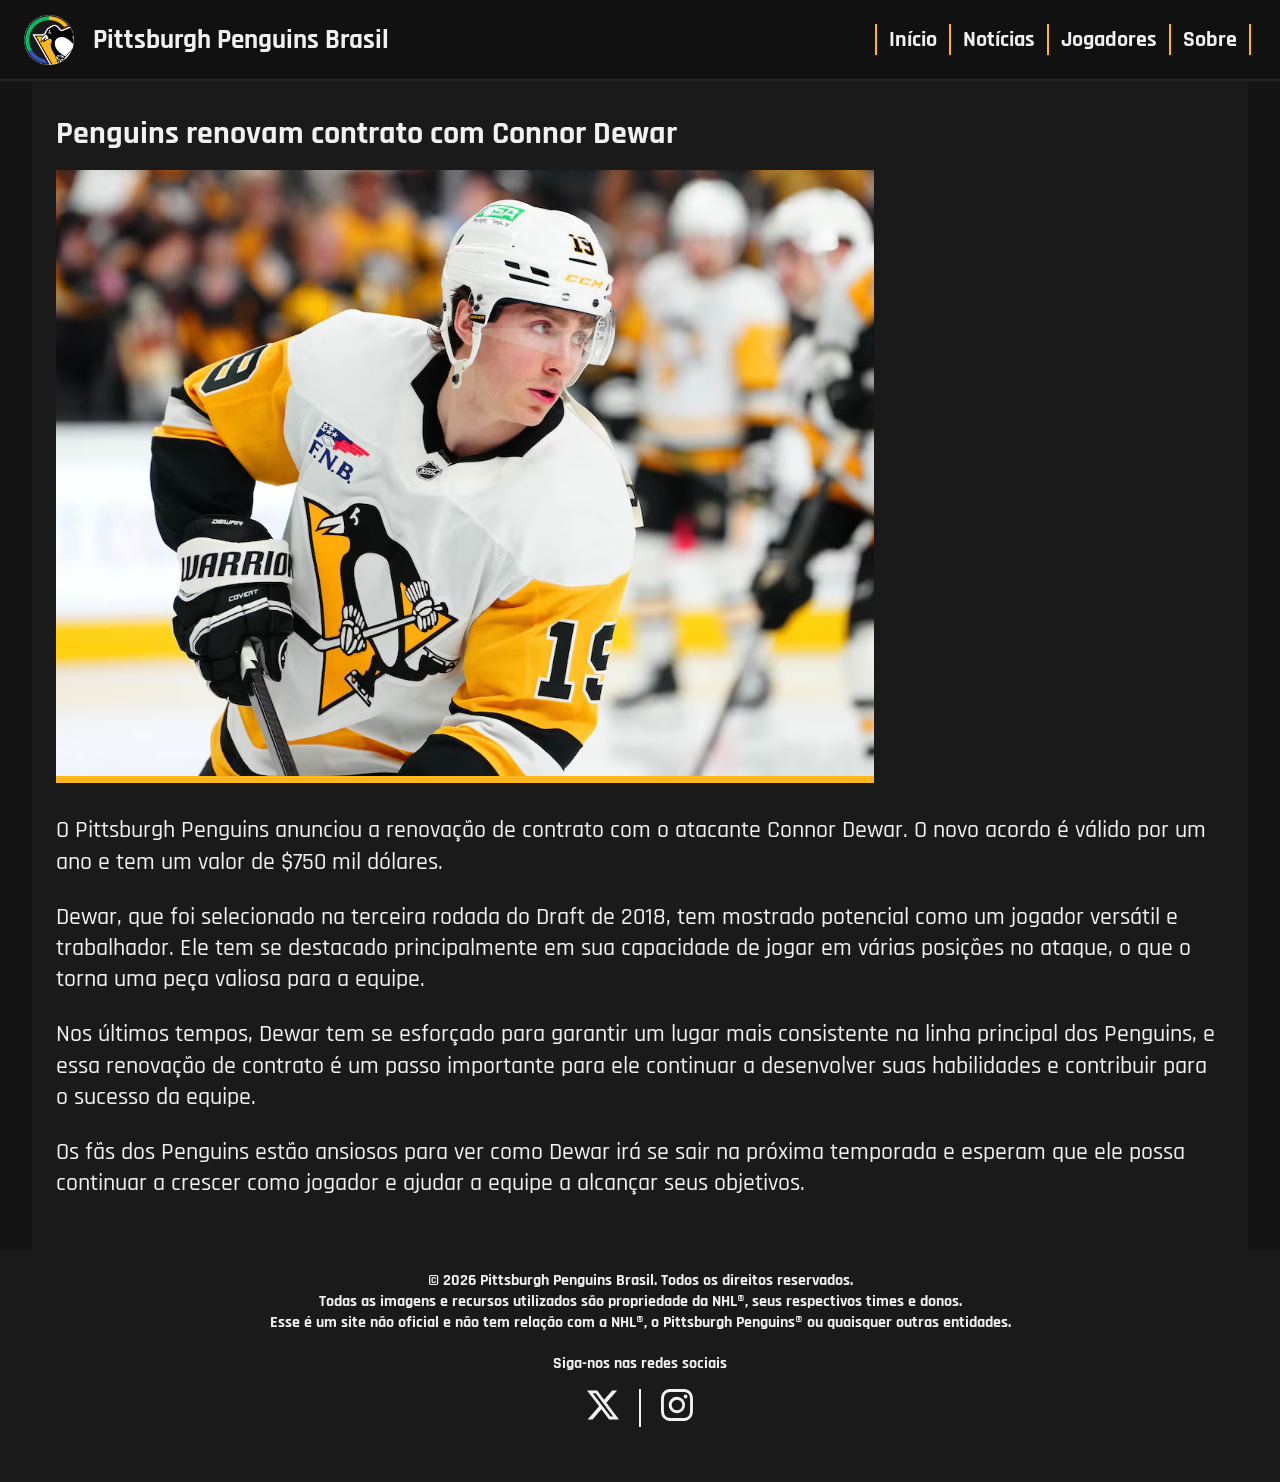
<file: noticias/penguins_renovam_contrato_com_atacante_connor_dewar/index.html>
<!DOCTYPE html>
<html lang="en">

<head>
    <meta charset="UTF-8">
    <meta name="viewport" content="width=device-width, initial-scale=1.0">
    <link rel="icon" type="image/png" sizes="32x32" href="../../assets/logo-transparent.png">
    <title>Penguins renovam contrato com atacante Connor Dewar | pensbrasil</title>
    <link href="https://fonts.googleapis.com/css2?family=Rajdhani:wght@300;400;500;600;700&display=swap"
        rel="stylesheet">
    <link rel="stylesheet" href="../../styles.css">
    <meta name="viewport" content="width=device-width, initial-scale=1.0">
</head>

<body>
    <header>
        <div class="cabecalho">
            <div class="titulo flex">
                <img src="../../assets/logo-transparent.png" alt="Logo do pensbrasil" width="50">
                <h1>Pittsburgh Penguins Brasil</h1>
            </div>
            <div class="navbar flex">
                <a class="item-navbar" href="../../">Início</a>
                <a class="item-navbar" href="../../#noticias">Notícias</a>
                <a class="item-navbar" href="">Jogadores</a>
                <a class="item-navbar" href="">Sobre</a>
                <button class="menu-toggle" aria-label="Toggle menu">
                    <svg xmlns="http://www.w3.org/2000/svg" width="32" height="32" fill="currentColor"
                        class="bi bi-list" viewBox="0 0 16 16">
                        <path fill-rule="evenodd"
                            d="M2.5 12a.5.5 0 0 1 .5-.5h10a.5.5 0 0 1 0 1H3a.5.5 0 0 1-.5-.5m0-4a.5.5 0 0 1 .5-.5h10a.5.5 0 0 1 0 1H3a.5.5 0 0 1-.5-.5m0-4a.5.5 0 0 1 .5-.5h10a.5.5 0 0 1 0 1H3a.5.5 0 0 1-.5-.5" />
                    </svg>
                </button>
            </div>
            <div class="mobile-menu">
                <a class="item-mobile-menu" href="../../">Início</a>
                <a class="item-mobile-menu" href="../../#noticias">Notícias</a>
                <a class="item-mobile-menu" href="">Jogadores</a>
                <a class="item-mobile-menu" href="">Sobre</a>
            </div>
        </div>

    </header>
    <main>
        <div class="bloco" id="artigo">
            <h1 class="titulo-artigo">Penguins renovam contrato com Connor Dewar</h1>
            <div class="foto-artigo">
                <img src="../../assets/placeholder.avif" alt="Foto do atacante Connor Dewar" width="70%">
            </div>
            <div class="conteudo-artigo">
                <p>O Pittsburgh Penguins anunciou a renovação de contrato com o atacante Connor Dewar. O novo acordo é válido por um ano e tem um valor de $750 mil dólares.</p>
                <p>Dewar, que foi selecionado na terceira rodada do Draft de 2018, tem mostrado potencial como um jogador versátil e trabalhador. Ele tem se destacado principalmente em sua capacidade de jogar em várias posições no ataque, o que o torna uma peça valiosa para a equipe.</p>
                <p>Nos últimos tempos, Dewar tem se esforçado para garantir um lugar mais consistente na linha principal dos Penguins, e essa renovação de contrato é um passo importante para ele continuar a desenvolver suas habilidades e contribuir para o sucesso da equipe.</p>
                <p>Os fãs dos Penguins estão ansiosos para ver como Dewar irá se sair na próxima temporada e esperam que ele possa continuar a crescer como jogador e ajudar a equipe a alcançar seus objetivos.</p>
            </div>
        </div>
       
    </main>
    <footer>
        <p>© 2026 Pittsburgh Penguins Brasil. Todos os direitos reservados.</p>
        <p>Todas as imagens e recursos utilizados são propriedade da NHL®, seus respectivos times e donos.
            <br>Esse é um site não oficial e não tem relação com a NHL®, o Pittsburgh Penguins® ou quaisquer outras
            entidades.
        </p>

        <div class="redes-sociais">
            <p>Siga-nos nas redes sociais</p>
            <div class="card-redesocial flex">
                <div class="item-redesocial flex">
                    <a href="https://x.com/pensbrasil" target="_blank">
                        <svg xmlns="http://www.w3.org/2000/svg" width="32" height="32" fill="currentColor"
                            class="bi bi-twitter-x" viewBox="0 0 16 16">
                            <path
                                d="M12.6.75h2.454l-5.36 6.142L16 15.25h-4.937l-3.867-5.07-4.425 5.07H.316l5.733-6.57L0 .75h5.063l3.495 4.633L12.601.75Zm-.86 13.028h1.36L4.323 2.145H2.865z" />
                        </svg>
                    </a>
                </div>
                <div class="item-redesocial flex">
                    <a href="https://www.instagram.com/pensbrasil/" target="_blank">
                        <svg xmlns="http://www.w3.org/2000/svg" width="32" height="32" fill="currentColor"
                            class="bi bi-instagram" viewBox="0 0 16 16">
                            <path
                                d="M8 0C5.829 0 5.556.01 4.703.048 3.85.088 3.269.222 2.76.42a3.9 3.9 0 0 0-1.417.923A3.9 3.9 0 0 0 .42 2.76C.222 3.268.087 3.85.048 4.7.01 5.555 0 5.827 0 8.001c0 2.172.01 2.444.048 3.297.04.852.174 1.433.372 1.942.205.526.478.972.923 1.417.444.445.89.719 1.416.923.51.198 1.09.333 1.942.372C5.555 15.99 5.827 16 8 16s2.444-.01 3.298-.048c.851-.04 1.434-.174 1.943-.372a3.9 3.9 0 0 0 1.416-.923c.445-.445.718-.891.923-1.417.197-.509.332-1.09.372-1.942C15.99 10.445 16 10.173 16 8s-.01-2.445-.048-3.299c-.04-.851-.175-1.433-.372-1.941a3.9 3.9 0 0 0-.923-1.417A3.9 3.9 0 0 0 13.24.42c-.51-.198-1.092-.333-1.943-.372C10.443.01 10.172 0 7.998 0zm-.717 1.442h.718c2.136 0 2.389.007 3.232.046.78.035 1.204.166 1.486.275.373.145.64.319.92.599s.453.546.598.92c.11.281.24.705.275 1.485.039.843.047 1.096.047 3.231s-.008 2.389-.047 3.232c-.035.78-.166 1.203-.275 1.485a2.5 2.5 0 0 1-.599.919c-.28.28-.546.453-.92.598-.28.11-.704.24-1.485.276-.843.038-1.096.047-3.232.047s-2.39-.009-3.233-.047c-.78-.036-1.203-.166-1.485-.276a2.5 2.5 0 0 1-.92-.598 2.5 2.5 0 0 1-.6-.92c-.109-.281-.24-.705-.275-1.485-.038-.843-.046-1.096-.046-3.233s.008-2.388.046-3.231c.036-.78.166-1.204.276-1.486.145-.373.319-.64.599-.92s.546-.453.92-.598c.282-.11.705-.24 1.485-.276.738-.034 1.024-.044 2.515-.045zm4.988 1.328a.96.96 0 1 0 0 1.92.96.96 0 0 0 0-1.92m-4.27 1.122a4.109 4.109 0 1 0 0 8.217 4.109 4.109 0 0 0 0-8.217m0 1.441a2.667 2.667 0 1 1 0 5.334 2.667 2.667 0 0 1 0-5.334" />
                        </svg>
                    </a>
                </div>
            </div>
        </div>
    </footer>
    <script src="../../script.js"></script>
</body>

</html>
</file>
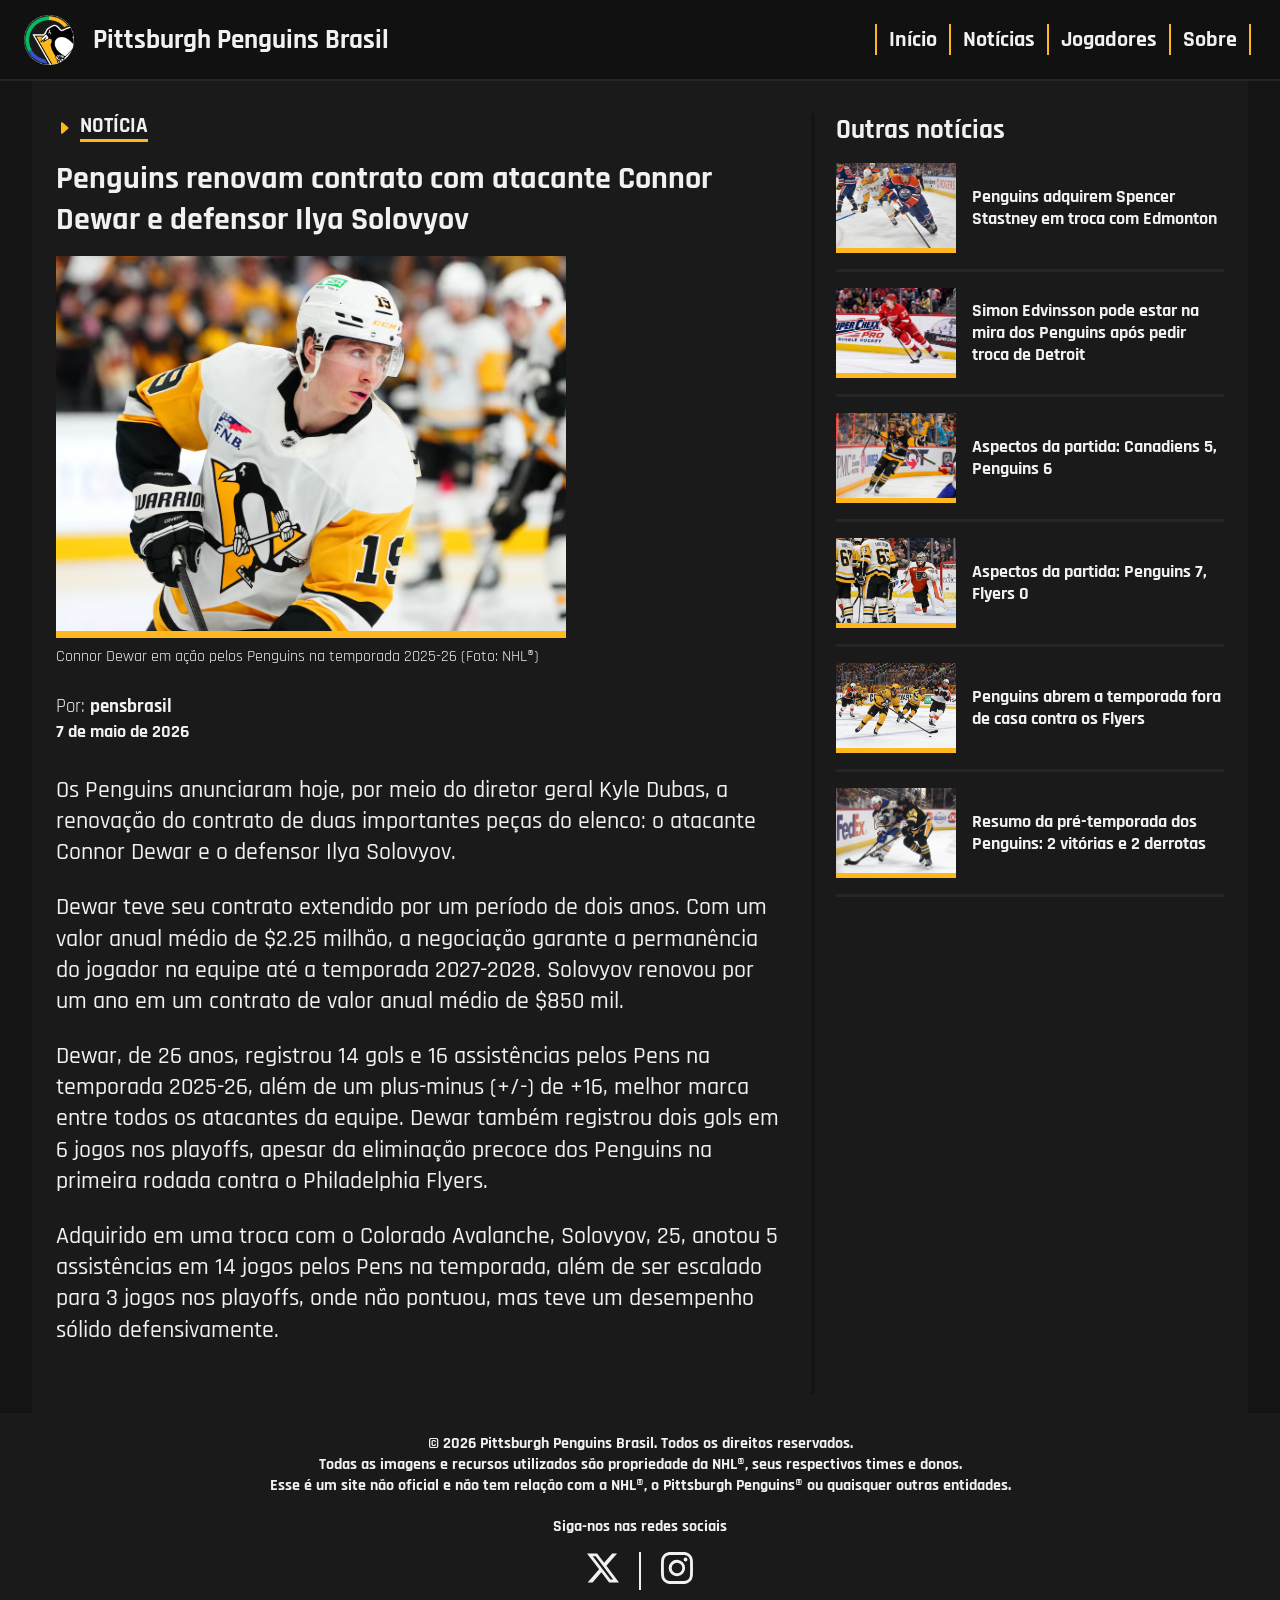
<file: noticias/penguins_renovam_contrato_com_atacante_connor_dewar_e_defensor_ilya_solovyov/index.html>
<!DOCTYPE html>
<html lang="en">

<head>
    <meta charset="UTF-8">
    <meta name="viewport" content="width=device-width, initial-scale=1.0">
    <link rel="icon" type="image/png" sizes="32x32" href="../../assets/logo-transparent.png">
    <title>Penguins renovam contrato com atacante Connor Dewar | pensbrasil</title>
    <link href="https://fonts.googleapis.com/css2?family=Rajdhani:wght@300;400;500;600;700&display=swap"
        rel="stylesheet">
    <link rel="stylesheet" href="../../styles.css">
    <meta name="viewport" content="width=device-width, initial-scale=1.0">
</head>

<body>
    <header>
        <div class="cabecalho">
            <div class="titulo flex">
                <img src="../../assets/logo-transparent.png" alt="Logo do pensbrasil" width="50">
                <h1>Pittsburgh Penguins Brasil</h1>
            </div>
            <div class="navbar flex">
                <a class="item-navbar" href="../../">Início</a>
                <a class="item-navbar" href="../../#noticias">Notícias</a>
                <a class="item-navbar" href="">Jogadores</a>
                <a class="item-navbar" href="">Sobre</a>
                <button class="menu-toggle" aria-label="Toggle menu">
                    <svg xmlns="http://www.w3.org/2000/svg" width="32" height="32" fill="currentColor"
                        class="bi bi-list" viewBox="0 0 16 16">
                        <path fill-rule="evenodd"
                            d="M2.5 12a.5.5 0 0 1 .5-.5h10a.5.5 0 0 1 0 1H3a.5.5 0 0 1-.5-.5m0-4a.5.5 0 0 1 .5-.5h10a.5.5 0 0 1 0 1H3a.5.5 0 0 1-.5-.5m0-4a.5.5 0 0 1 .5-.5h10a.5.5 0 0 1 0 1H3a.5.5 0 0 1-.5-.5" />
                    </svg>
                </button>
            </div>
            <div class="mobile-menu">
                <a class="item-mobile-menu" href="../../">Início</a>
                <a class="item-mobile-menu" href="../../#noticias">Notícias</a>
                <a class="item-mobile-menu" href="">Jogadores</a>
                <a class="item-mobile-menu" href="">Sobre</a>
            </div>
        </div>

    </header>
    <main>
        <div class="bloco flex" id="artigo">
            <div class="espaco-artigo">
                <div class="tipo-artigo flex">
                    <svg xmlns="http://www.w3.org/2000/svg" width="16" height="16" fill="currentColor"
                        class="bi bi-caret-right-fill" viewBox="0 0 16 16">
                        <path
                            d="m12.14 8.753-5.482 4.796c-.646.566-1.658.106-1.658-.753V3.204a1 1 0 0 1 1.659-.753l5.48 4.796a1 1 0 0 1 0 1.506z" />
                    </svg>
                    <p>NOTÍCIA</p>
                </div>
                <h1 class="titulo-artigo">Penguins renovam contrato com atacante Connor Dewar e defensor Ilya Solovyov
                </h1>
                <div class="foto-artigo">
                    <img src="../../assets/placeholder.avif" alt="Foto do atacante Connor Dewar" width="60%">
                    <p class="creditos-foto">Connor Dewar em ação pelos Penguins na temporada 2025-26 (Foto: NHL®)</p>
                </div>
                <div class="info-artigo">
                    <div class="autor-artigo flex">
                        <p>Por:</p>
                        <a href="../../">pensbrasil</a>
                    </div>
                    <p class="data-artigo">7 de maio de 2026</p>
                </div>
                <div class="conteudo-artigo">
                    <p>Os Penguins anunciaram hoje, por meio do diretor geral Kyle Dubas, a renovação do contrato de
                        duas importantes
                        peças do elenco: o atacante Connor Dewar e o defensor Ilya Solovyov.
                    </p>
                    <p>Dewar teve seu contrato extendido por um período de dois anos. Com um valor anual médio de $2.25
                        milhão,
                        a negociação garante a permanência do jogador na equipe até a temporada 2027-2028. Solovyov
                        renovou por um
                        ano em um contrato de valor anual médio de $850 mil.
                    </p>
                    <p>Dewar, de 26 anos, registrou 14 gols e 16 assistências pelos Pens na temporada 2025-26, além de
                        um plus-minus (+/-) de +16,
                        melhor marca entre todos os atacantes da equipe. Dewar também registrou dois gols em 6 jogos nos
                        playoffs,
                        apesar da eliminação precoce dos Penguins na primeira rodada contra o Philadelphia Flyers.
                    </p>
                    <p>Adquirido em uma troca com o Colorado Avalanche, Solovyov, 25, anotou 5 assistências em
                        14 jogos pelos Pens na temporada, além de ser escalado para 3 jogos nos playoffs, onde não pontuou, 
                        mas teve um desempenho sólido defensivamente.
                    </p>

                </div>
            </div>
            <div class="outras-noticias">
                <h2 class="h2-outras-noticias">Outras notícias</h2>
                <div class="cards-outras-noticias flex"></div>
            </div>

        </div>

    </main>
    <footer>
        <p>© 2026 Pittsburgh Penguins Brasil. Todos os direitos reservados.</p>
        <p>Todas as imagens e recursos utilizados são propriedade da NHL®, seus respectivos times e donos.
            <br>Esse é um site não oficial e não tem relação com a NHL®, o Pittsburgh Penguins® ou quaisquer outras
            entidades.
        </p>

        <div class="redes-sociais">
            <p>Siga-nos nas redes sociais</p>
            <div class="card-redesocial flex">
                <div class="item-redesocial flex">
                    <a href="https://x.com/pensbrasil" target="_blank">
                        <svg xmlns="http://www.w3.org/2000/svg" width="32" height="32" fill="currentColor"
                            class="bi bi-twitter-x" viewBox="0 0 16 16">
                            <path
                                d="M12.6.75h2.454l-5.36 6.142L16 15.25h-4.937l-3.867-5.07-4.425 5.07H.316l5.733-6.57L0 .75h5.063l3.495 4.633L12.601.75Zm-.86 13.028h1.36L4.323 2.145H2.865z" />
                        </svg>
                    </a>
                </div>
                <div class="item-redesocial flex">
                    <a href="https://www.instagram.com/pensbrasil/" target="_blank">
                        <svg xmlns="http://www.w3.org/2000/svg" width="32" height="32" fill="currentColor"
                            class="bi bi-instagram" viewBox="0 0 16 16">
                            <path
                                d="M8 0C5.829 0 5.556.01 4.703.048 3.85.088 3.269.222 2.76.42a3.9 3.9 0 0 0-1.417.923A3.9 3.9 0 0 0 .42 2.76C.222 3.268.087 3.85.048 4.7.01 5.555 0 5.827 0 8.001c0 2.172.01 2.444.048 3.297.04.852.174 1.433.372 1.942.205.526.478.972.923 1.417.444.445.89.719 1.416.923.51.198 1.09.333 1.942.372C5.555 15.99 5.827 16 8 16s2.444-.01 3.298-.048c.851-.04 1.434-.174 1.943-.372a3.9 3.9 0 0 0 1.416-.923c.445-.445.718-.891.923-1.417.197-.509.332-1.09.372-1.942C15.99 10.445 16 10.173 16 8s-.01-2.445-.048-3.299c-.04-.851-.175-1.433-.372-1.941a3.9 3.9 0 0 0-.923-1.417A3.9 3.9 0 0 0 13.24.42c-.51-.198-1.092-.333-1.943-.372C10.443.01 10.172 0 7.998 0zm-.717 1.442h.718c2.136 0 2.389.007 3.232.046.78.035 1.204.166 1.486.275.373.145.64.319.92.599s.453.546.598.92c.11.281.24.705.275 1.485.039.843.047 1.096.047 3.231s-.008 2.389-.047 3.232c-.035.78-.166 1.203-.275 1.485a2.5 2.5 0 0 1-.599.919c-.28.28-.546.453-.92.598-.28.11-.704.24-1.485.276-.843.038-1.096.047-3.232.047s-2.39-.009-3.233-.047c-.78-.036-1.203-.166-1.485-.276a2.5 2.5 0 0 1-.92-.598 2.5 2.5 0 0 1-.6-.92c-.109-.281-.24-.705-.275-1.485-.038-.843-.046-1.096-.046-3.233s.008-2.388.046-3.231c.036-.78.166-1.204.276-1.486.145-.373.319-.64.599-.92s.546-.453.92-.598c.282-.11.705-.24 1.485-.276.738-.034 1.024-.044 2.515-.045zm4.988 1.328a.96.96 0 1 0 0 1.92.96.96 0 0 0 0-1.92m-4.27 1.122a4.109 4.109 0 1 0 0 8.217 4.109 4.109 0 0 0 0-8.217m0 1.441a2.667 2.667 0 1 1 0 5.334 2.667 2.667 0 0 1 0-5.334" />
                        </svg>
                    </a>
                </div>
            </div>
        </div>
    </footer>
    <script src="../../script.js"></script>
</body>

</html>
</file>
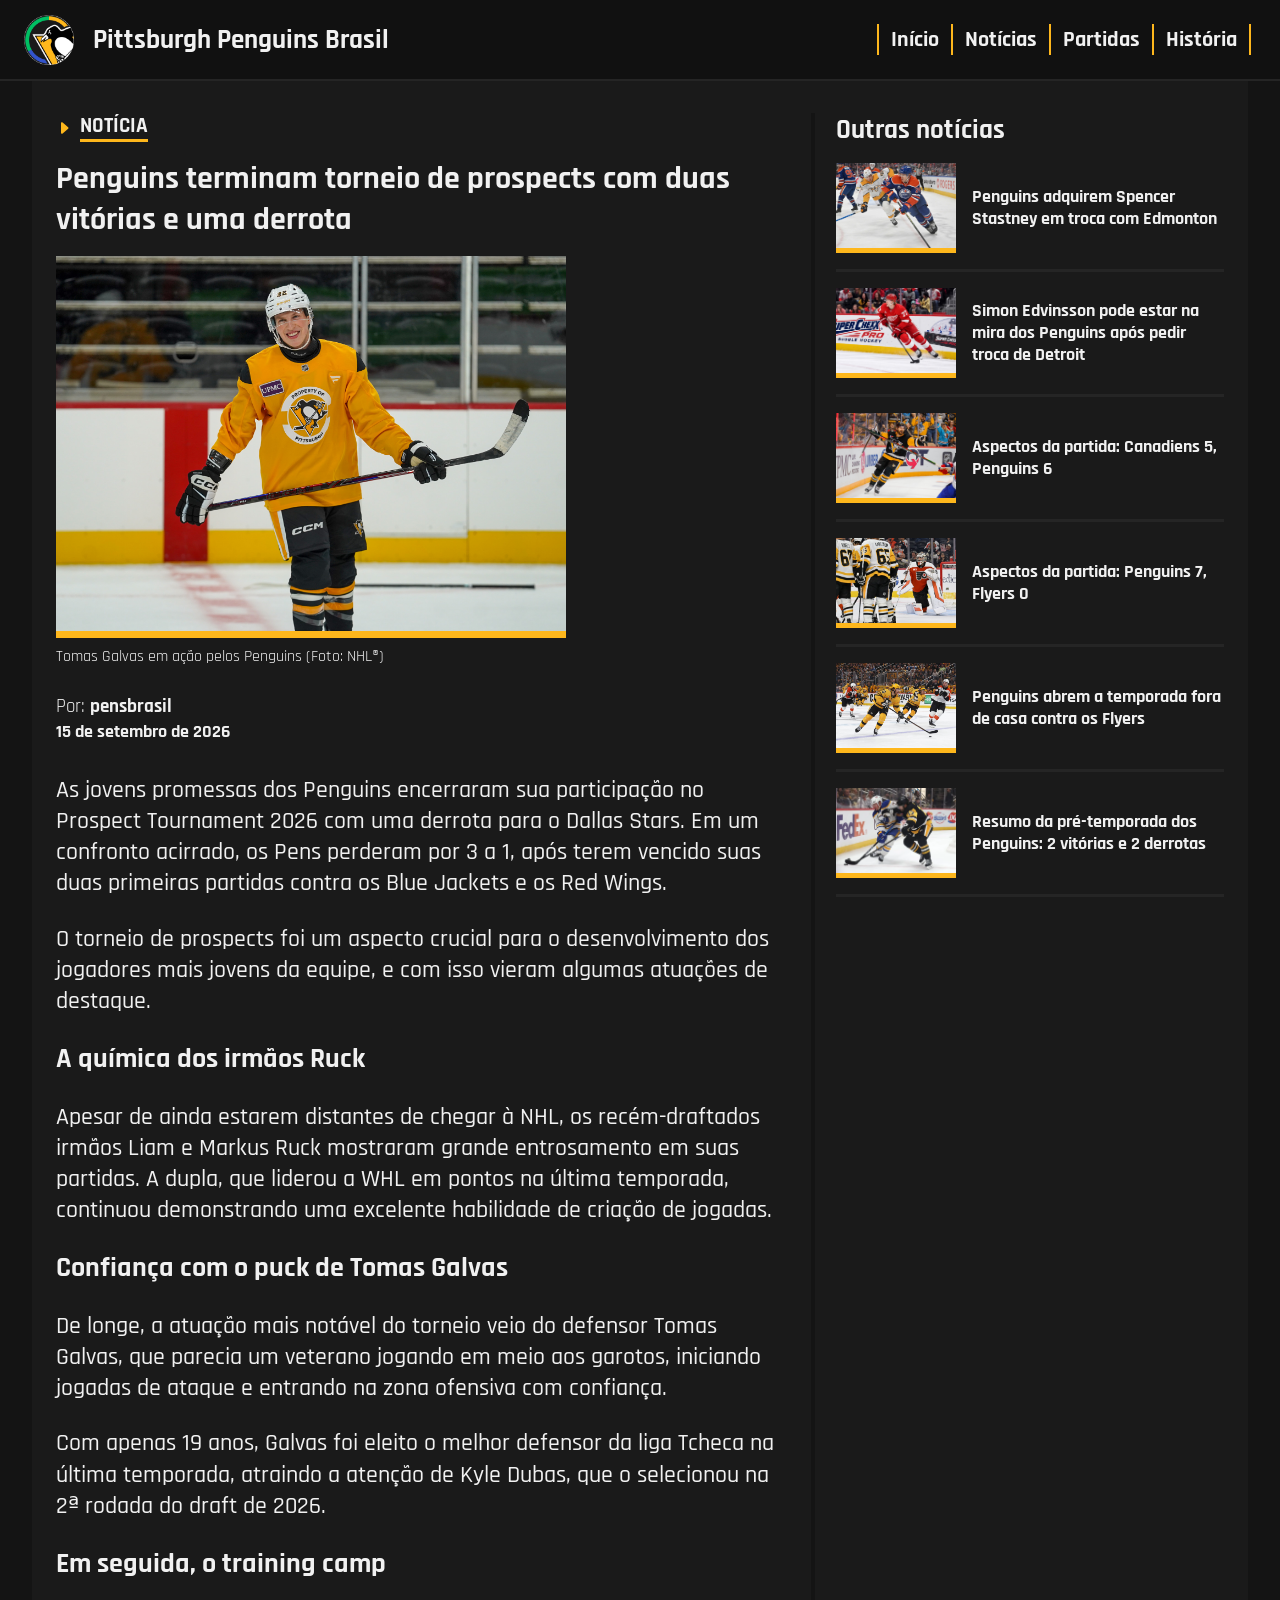
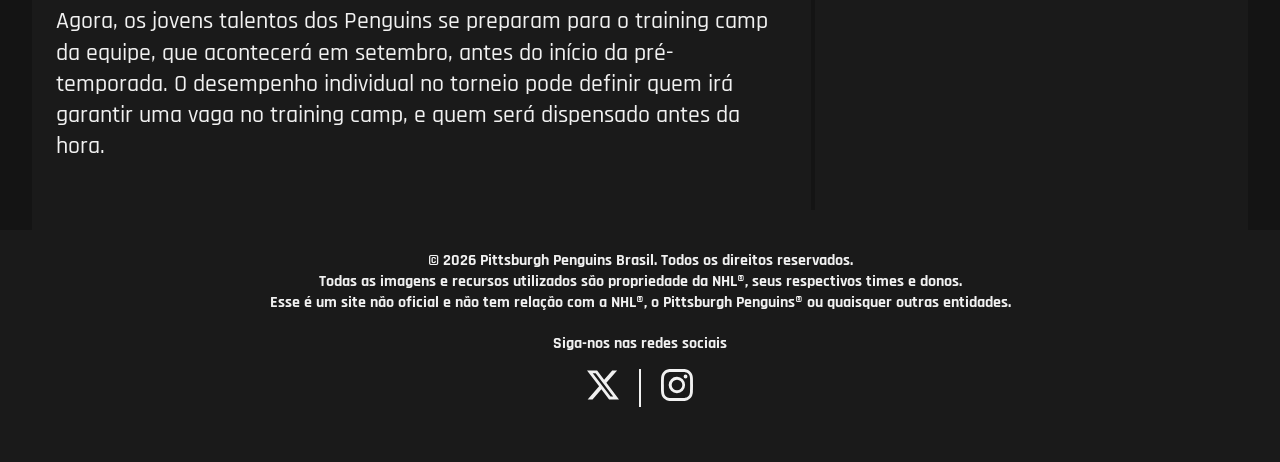
<file: noticias/penguins_terminam_torneio_de_prospects_com_duas_vitorias_e_uma_derrota/index.html>
<!doctype html>
<html lang="en">
  <head>
    <meta charset="UTF-8" />
    <meta name="viewport" content="width=device-width, initial-scale=1.0" />
    <link
      rel="icon"
      type="image/png"
      sizes="32x32"
      href="../../assets/logo-transparent.png"
    />
    <title>
      Penguins terminam torneio de prospects com duas vitórias e uma derrota | pensbrasil
    </title>
    <link
      href="https://fonts.googleapis.com/css2?family=Rajdhani:wght@300;400;500;600;700&display=swap"
      rel="stylesheet"
    />
    <link rel="stylesheet" href="../../styles.css" />
    <meta name="viewport" content="width=device-width, initial-scale=1.0" />
  </head>

  <body>
    <header>
      <div class="cabecalho">
        <div class="titulo flex">
          <img
            src="../../assets/logo-transparent.png"
            alt="Logo do pensbrasil"
            width="50"
          />
          <h1>Pittsburgh Penguins Brasil</h1>
        </div>
        <div class="navbar flex">
                <a class="item-navbar" href="../../#inicio">Início</a>
                <a class="item-navbar" href="../../index.html#noticias">Notícias</a>
                <a class="item-navbar" href="../../index.html#partidas">Partidas</a>
                <a class="item-navbar" href="../../index.html#historia">História</a>
                <button class="menu-toggle" aria-label="Toggle menu">
                    <svg xmlns="http://www.w3.org/2000/svg" width="32" height="32" fill="currentColor"
                        class="bi bi-list" viewBox="0 0 16 16">
                        <path fill-rule="evenodd"
                            d="M2.5 12a.5.5 0 0 1 .5-.5h10a.5.5 0 0 1 0 1H3a.5.5 0 0 1-.5-.5m0-4a.5.5 0 0 1 .5-.5h10a.5.5 0 0 1 0 1H3a.5.5 0 0 1-.5-.5m0-4a.5.5 0 0 1 .5-.5h10a.5.5 0 0 1 0 1H3a.5.5 0 0 1-.5-.5" />
                    </svg>
                </button>
            </div>
            <div class="mobile-menu">
                <a class="item-mobile-menu" href="../../index.html#inicio">Início</a>
                <a class="item-mobile-menu" href="../../index.html#noticias">Notícias</a>
                <a class="item-mobile-menu" href="../../index.html#partidas">Partidas</a>
                <a class="item-mobile-menu" href="../../index.html#historia">História</a>
            </div>
      </div>
    </header>
    <main>
      <div class="bloco flex" id="artigo">
        <div class="espaco-artigo">
          <div class="tipo-artigo flex">
            <svg
              xmlns="http://www.w3.org/2000/svg"
              width="16"
              height="16"
              fill="currentColor"
              class="bi bi-caret-right-fill"
              viewBox="0 0 16 16"
            >
              <path
                d="m12.14 8.753-5.482 4.796c-.646.566-1.658.106-1.658-.753V3.204a1 1 0 0 1 1.659-.753l5.48 4.796a1 1 0 0 1 0 1.506z"
              />
            </svg>
            <p>NOTÍCIA</p>
          </div>
          <h1 class="titulo-artigo">
            Penguins terminam torneio de prospects com duas vitórias e uma derrota
          </h1>
          <div class="foto-artigo">
            <img
              src="../../assets/prospects.jpg"
              alt="O defensor Tomas Galvas em ação pelos Penguins."
              width="60%"
              width="60%"
            />
            <p class="creditos-foto">
              Tomas Galvas em ação pelos Penguins (Foto: NHL®)
            </p>
          </div>
          <div class="info-artigo">
            <div class="autor-artigo flex">
              <p>Por:</p>
              <a href="../../">pensbrasil</a>
            </div>
            <p class="data-artigo">15 de setembro de 2026</p>
          </div>
          <div class="conteudo-artigo">
            <p>
              As jovens promessas dos Penguins encerraram sua participação no Prospect Tournament 2026 com uma derrota para o Dallas Stars. 
              Em um confronto acirrado, os Pens perderam por 3 a 1, após terem vencido suas duas primeiras partidas contra os Blue Jackets e os Red Wings.
            </p>
            <p>
              O torneio de prospects foi um aspecto crucial para o desenvolvimento dos jogadores mais jovens da equipe, 
              e com isso vieram algumas atuações de destaque.
            </p>
            <h3>A química dos irmãos Ruck</h3>
            <p>
              Apesar de ainda estarem distantes de chegar à NHL, os recém-draftados irmãos Liam e Markus Ruck mostraram grande entrosamento em suas partidas.
              A dupla, que liderou a WHL em pontos na última temporada, continuou demonstrando uma excelente habilidade de criação de jogadas.
            </p>
            <h3>Confiança com o puck de Tomas Galvas</h3>
            <p>
              De longe, a atuação mais notável do torneio veio do defensor Tomas Galvas, que parecia um veterano jogando em meio aos garotos, iniciando
              jogadas de ataque e entrando na zona ofensiva com confiança.
            </p>
            <p>Com apenas 19 anos, Galvas foi eleito o melhor defensor da liga Tcheca na última temporada, atraindo a atenção de Kyle Dubas, que
              o selecionou na 2ª rodada do draft de 2026.
            </p>
            <h3>Em seguida, o training camp</h3>
            <p>
              Agora, os jovens talentos dos Penguins se preparam para o training camp da equipe, que acontecerá em setembro, antes do início da pré-temporada.
              O desempenho individual no torneio pode definir quem irá garantir uma vaga no training camp, e quem será dispensado antes da hora. 
            </p>
          </div>
        </div>
        <div class="outras-noticias">
          <h2 class="h2-outras-noticias">Outras notícias</h2>
          <div class="cards-outras-noticias flex"></div>
        </div>
      </div>
    </main>
    <footer>
      <p>© 2026 Pittsburgh Penguins Brasil. Todos os direitos reservados.</p>
      <p>
        Todas as imagens e recursos utilizados são propriedade da NHL®, seus
        respectivos times e donos. <br />Esse é um site não oficial e não tem
        relação com a NHL®, o Pittsburgh Penguins® ou quaisquer outras
        entidades.
      </p>

      <div class="redes-sociais">
        <p>Siga-nos nas redes sociais</p>
        <div class="card-redesocial flex">
          <div class="item-redesocial flex">
            <a href="https://x.com/pensbrasil" target="_blank">
              <svg
                xmlns="http://www.w3.org/2000/svg"
                width="32"
                height="32"
                fill="currentColor"
                class="bi bi-twitter-x"
                viewBox="0 0 16 16"
              >
                <path
                  d="M12.6.75h2.454l-5.36 6.142L16 15.25h-4.937l-3.867-5.07-4.425 5.07H.316l5.733-6.57L0 .75h5.063l3.495 4.633L12.601.75Zm-.86 13.028h1.36L4.323 2.145H2.865z"
                />
              </svg>
            </a>
          </div>
          <div class="item-redesocial flex">
            <a href="https://www.instagram.com/pensbrasil/" target="_blank">
              <svg
                xmlns="http://www.w3.org/2000/svg"
                width="32"
                height="32"
                fill="currentColor"
                class="bi bi-instagram"
                viewBox="0 0 16 16"
              >
                <path
                  d="M8 0C5.829 0 5.556.01 4.703.048 3.85.088 3.269.222 2.76.42a3.9 3.9 0 0 0-1.417.923A3.9 3.9 0 0 0 .42 2.76C.222 3.268.087 3.85.048 4.7.01 5.555 0 5.827 0 8.001c0 2.172.01 2.444.048 3.297.04.852.174 1.433.372 1.942.205.526.478.972.923 1.417.444.445.89.719 1.416.923.51.198 1.09.333 1.942.372C5.555 15.99 5.827 16 8 16s2.444-.01 3.298-.048c.851-.04 1.434-.174 1.943-.372a3.9 3.9 0 0 0 1.416-.923c.445-.445.718-.891.923-1.417.197-.509.332-1.09.372-1.942C15.99 10.445 16 10.173 16 8s-.01-2.445-.048-3.299c-.04-.851-.175-1.433-.372-1.941a3.9 3.9 0 0 0-.923-1.417A3.9 3.9 0 0 0 13.24.42c-.51-.198-1.092-.333-1.943-.372C10.443.01 10.172 0 7.998 0zm-.717 1.442h.718c2.136 0 2.389.007 3.232.046.78.035 1.204.166 1.486.275.373.145.64.319.92.599s.453.546.598.92c.11.281.24.705.275 1.485.039.843.047 1.096.047 3.231s-.008 2.389-.047 3.232c-.035.78-.166 1.203-.275 1.485a2.5 2.5 0 0 1-.599.919c-.28.28-.546.453-.92.598-.28.11-.704.24-1.485.276-.843.038-1.096.047-3.232.047s-2.39-.009-3.233-.047c-.78-.036-1.203-.166-1.485-.276a2.5 2.5 0 0 1-.92-.598 2.5 2.5 0 0 1-.6-.92c-.109-.281-.24-.705-.275-1.485-.038-.843-.046-1.096-.046-3.233s.008-2.388.046-3.231c.036-.78.166-1.204.276-1.486.145-.373.319-.64.599-.92s.546-.453.92-.598c.282-.11.705-.24 1.485-.276.738-.034 1.024-.044 2.515-.045zm4.988 1.328a.96.96 0 1 0 0 1.92.96.96 0 0 0 0-1.92m-4.27 1.122a4.109 4.109 0 1 0 0 8.217 4.109 4.109 0 0 0 0-8.217m0 1.441a2.667 2.667 0 1 1 0 5.334 2.667 2.667 0 0 1 0-5.334"
                />
              </svg>
            </a>
          </div>
        </div>
      </div>
    </footer>
    <script src="../../script.js"></script>
  </body>
</html>
</file>
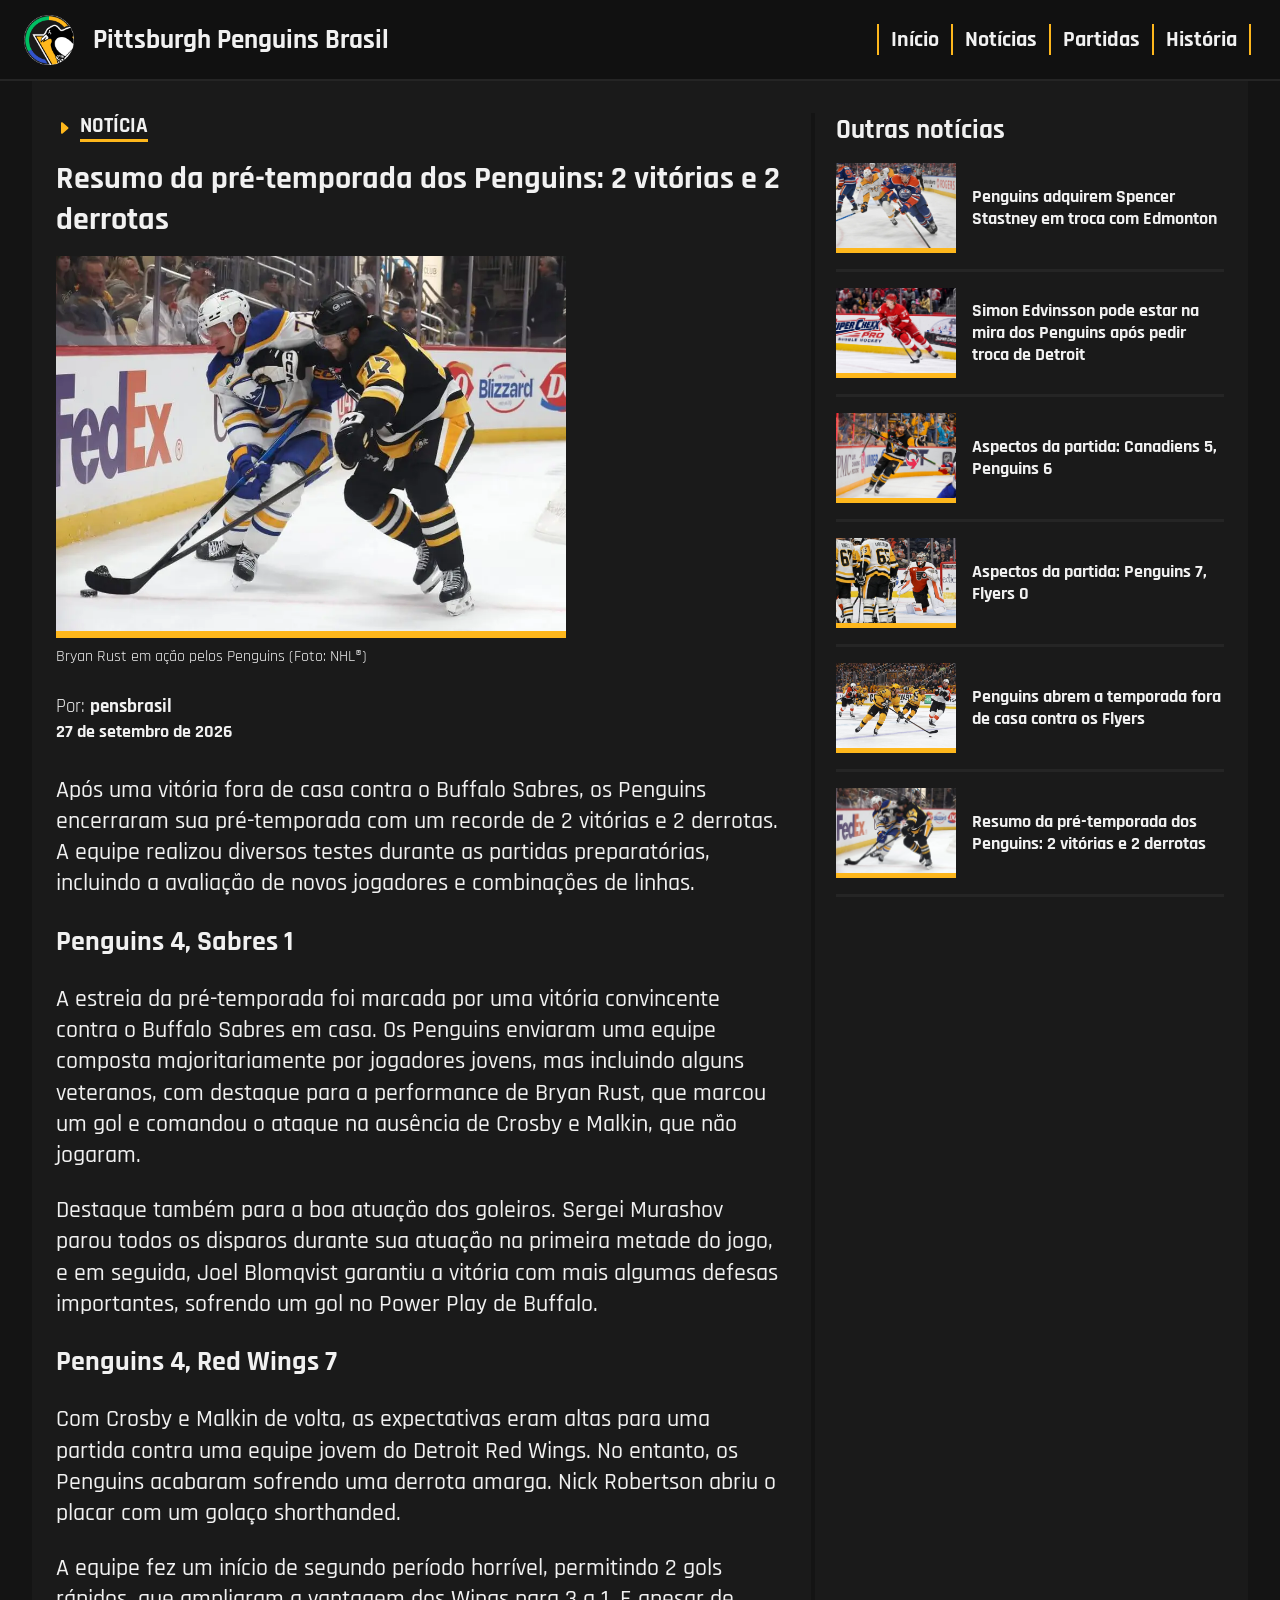
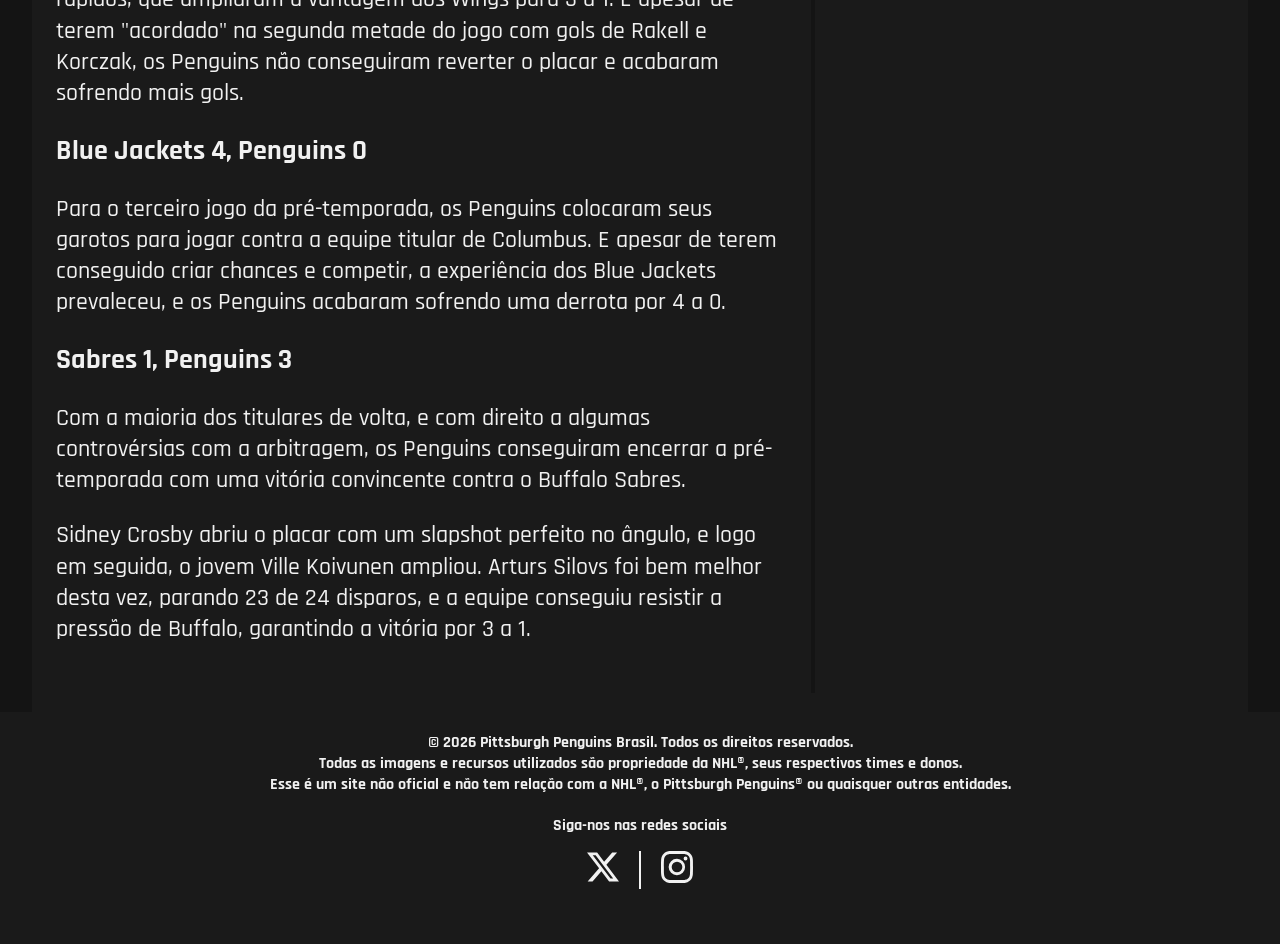
<file: noticias/resumo_da_pre_temporada_dos_penguins/index.html>
<!doctype html>
<html lang="en">
  <head>
    <meta charset="UTF-8" />
    <meta name="viewport" content="width=device-width, initial-scale=1.0" />
    <link
      rel="icon"
      type="image/png"
      sizes="32x32"
      href="../../assets/logo-transparent.png"
    />
    <title>
      Resumo da pré-temporada dos Penguins | pensbrasil
    </title>
    <link
      href="https://fonts.googleapis.com/css2?family=Rajdhani:wght@300;400;500;600;700&display=swap"
      rel="stylesheet"
    />
    <link rel="stylesheet" href="../../styles.css" />
    <meta name="viewport" content="width=device-width, initial-scale=1.0" />
  </head>

  <body>
    <header>
      <div class="cabecalho">
        <div class="titulo flex">
          <img
            src="../../assets/logo-transparent.png"
            alt="Logo do pensbrasil"
            width="50"
          />
          <h1>Pittsburgh Penguins Brasil</h1>
        </div>
        <div class="navbar flex">
                <a class="item-navbar" href="../../#inicio">Início</a>
                <a class="item-navbar" href="../../index.html#noticias">Notícias</a>
                <a class="item-navbar" href="../../index.html#partidas">Partidas</a>
                <a class="item-navbar" href="../../index.html#historia">História</a>
                <button class="menu-toggle" aria-label="Toggle menu">
                    <svg xmlns="http://www.w3.org/2000/svg" width="32" height="32" fill="currentColor"
                        class="bi bi-list" viewBox="0 0 16 16">
                        <path fill-rule="evenodd"
                            d="M2.5 12a.5.5 0 0 1 .5-.5h10a.5.5 0 0 1 0 1H3a.5.5 0 0 1-.5-.5m0-4a.5.5 0 0 1 .5-.5h10a.5.5 0 0 1 0 1H3a.5.5 0 0 1-.5-.5m0-4a.5.5 0 0 1 .5-.5h10a.5.5 0 0 1 0 1H3a.5.5 0 0 1-.5-.5" />
                    </svg>
                </button>
            </div>
            <div class="mobile-menu">
                <a class="item-mobile-menu" href="../../index.html#inicio">Início</a>
                <a class="item-mobile-menu" href="../../index.html#noticias">Notícias</a>
                <a class="item-mobile-menu" href="../../index.html#partidas">Partidas</a>
                <a class="item-mobile-menu" href="../../index.html#historia">História</a>
            </div>
      </div>
    </header>
    <main>
      <div class="bloco flex" id="artigo">
        <div class="espaco-artigo">
          <div class="tipo-artigo flex">
            <svg
              xmlns="http://www.w3.org/2000/svg"
              width="16"
              height="16"
              fill="currentColor"
              class="bi bi-caret-right-fill"
              viewBox="0 0 16 16"
            >
              <path
                d="m12.14 8.753-5.482 4.796c-.646.566-1.658.106-1.658-.753V3.204a1 1 0 0 1 1.659-.753l5.48 4.796a1 1 0 0 1 0 1.506z"
              />
            </svg>
            <p>NOTÍCIA</p>
          </div>
          <h1 class="titulo-artigo">
            Resumo da pré-temporada dos Penguins: 2 vitórias e 2 derrotas
          </h1>
          <div class="foto-artigo">
            <img
              src="../../assets/preseason.png"
              alt="Bryan Rust em ação pelos Penguins durante a pré-temporada."
              width="60%"
              width="60%"
            />
            <p class="creditos-foto">
              Bryan Rust em ação pelos Penguins (Foto: NHL®)
            </p>
          </div>
          <div class="info-artigo">
            <div class="autor-artigo flex">
              <p>Por:</p>
              <a href="../../">pensbrasil</a>
            </div>
            <p class="data-artigo">27 de setembro de 2026</p>
          </div>
          <div class="conteudo-artigo">
            <p>
              Após uma vitória fora de casa contra o Buffalo Sabres, os Penguins encerraram sua pré-temporada com um recorde de 2 vitórias e 2 derrotas.
              A equipe realizou diversos testes durante as partidas preparatórias, incluindo a avaliação de novos jogadores e combinações de linhas.
            </p>
            <h3>Penguins 4, Sabres 1</h3>
            <p>
              A estreia da pré-temporada foi marcada por uma vitória convincente contra o Buffalo Sabres em casa. 
              Os Penguins enviaram uma equipe composta majoritariamente por jogadores jovens, mas incluindo alguns veteranos, com destaque para a performance de Bryan Rust,
              que marcou um gol e comandou o ataque na ausência de Crosby e Malkin, que não jogaram.
            </p>
            <p>
              Destaque também para a boa atuação dos goleiros. Sergei Murashov parou todos os disparos durante sua atuação na primeira metade do jogo,
              e em seguida, Joel Blomqvist garantiu a vitória com mais algumas defesas importantes, sofrendo um gol no Power Play de Buffalo.
            </p>
            <h3>Penguins 4, Red Wings 7</h3>
            <p>
              Com Crosby e Malkin de volta, as expectativas eram altas para uma partida contra uma equipe jovem do Detroit Red Wings. 
              No entanto, os Penguins acabaram sofrendo uma derrota amarga. Nick Robertson abriu o placar com um golaço shorthanded.
            </p>
            <p>
              A equipe fez um início de segundo período horrível, permitindo 2 gols rápidos, que ampliaram a vantagem dos Wings para 3 a 1. E apesar
              de terem "acordado" na segunda metade do jogo com gols de Rakell e Korczak, os Penguins não conseguiram reverter o placar e acabaram sofrendo mais gols.
            </p>
            <h3>Blue Jackets 4, Penguins 0</h3>
            <p>
              Para o terceiro jogo da pré-temporada, os Penguins colocaram seus garotos para jogar contra a equipe titular de Columbus.
              E apesar de terem conseguido criar chances e competir, a experiência dos Blue Jackets prevaleceu, e os Penguins acabaram sofrendo uma derrota por 4 a 0.
            </p>
            <h3>Sabres 1, Penguins 3</h3>
            <p>
              Com a maioria dos titulares de volta, e com direito a algumas controvérsias com a arbitragem, os Penguins conseguiram encerrar a pré-temporada com uma vitória convincente contra o Buffalo Sabres.
            </p>
            <p>
              Sidney Crosby abriu o placar com um slapshot perfeito no ângulo, e logo em seguida, o jovem Ville Koivunen ampliou.
              Arturs Silovs foi bem melhor desta vez, parando 23 de 24 disparos, e a equipe conseguiu resistir a pressão de Buffalo, garantindo a vitória por 3 a 1.
            </p>
          </div>
        </div>
        <div class="outras-noticias">
          <h2 class="h2-outras-noticias">Outras notícias</h2>
          <div class="cards-outras-noticias flex"></div>
        </div>
      </div>
    </main>
    <footer>
      <p>© 2026 Pittsburgh Penguins Brasil. Todos os direitos reservados.</p>
      <p>
        Todas as imagens e recursos utilizados são propriedade da NHL®, seus
        respectivos times e donos. <br />Esse é um site não oficial e não tem
        relação com a NHL®, o Pittsburgh Penguins® ou quaisquer outras
        entidades.
      </p>

      <div class="redes-sociais">
        <p>Siga-nos nas redes sociais</p>
        <div class="card-redesocial flex">
          <div class="item-redesocial flex">
            <a href="https://x.com/pensbrasil" target="_blank">
              <svg
                xmlns="http://www.w3.org/2000/svg"
                width="32"
                height="32"
                fill="currentColor"
                class="bi bi-twitter-x"
                viewBox="0 0 16 16"
              >
                <path
                  d="M12.6.75h2.454l-5.36 6.142L16 15.25h-4.937l-3.867-5.07-4.425 5.07H.316l5.733-6.57L0 .75h5.063l3.495 4.633L12.601.75Zm-.86 13.028h1.36L4.323 2.145H2.865z"
                />
              </svg>
            </a>
          </div>
          <div class="item-redesocial flex">
            <a href="https://www.instagram.com/pensbrasil/" target="_blank">
              <svg
                xmlns="http://www.w3.org/2000/svg"
                width="32"
                height="32"
                fill="currentColor"
                class="bi bi-instagram"
                viewBox="0 0 16 16"
              >
                <path
                  d="M8 0C5.829 0 5.556.01 4.703.048 3.85.088 3.269.222 2.76.42a3.9 3.9 0 0 0-1.417.923A3.9 3.9 0 0 0 .42 2.76C.222 3.268.087 3.85.048 4.7.01 5.555 0 5.827 0 8.001c0 2.172.01 2.444.048 3.297.04.852.174 1.433.372 1.942.205.526.478.972.923 1.417.444.445.89.719 1.416.923.51.198 1.09.333 1.942.372C5.555 15.99 5.827 16 8 16s2.444-.01 3.298-.048c.851-.04 1.434-.174 1.943-.372a3.9 3.9 0 0 0 1.416-.923c.445-.445.718-.891.923-1.417.197-.509.332-1.09.372-1.942C15.99 10.445 16 10.173 16 8s-.01-2.445-.048-3.299c-.04-.851-.175-1.433-.372-1.941a3.9 3.9 0 0 0-.923-1.417A3.9 3.9 0 0 0 13.24.42c-.51-.198-1.092-.333-1.943-.372C10.443.01 10.172 0 7.998 0zm-.717 1.442h.718c2.136 0 2.389.007 3.232.046.78.035 1.204.166 1.486.275.373.145.64.319.92.599s.453.546.598.92c.11.281.24.705.275 1.485.039.843.047 1.096.047 3.231s-.008 2.389-.047 3.232c-.035.78-.166 1.203-.275 1.485a2.5 2.5 0 0 1-.599.919c-.28.28-.546.453-.92.598-.28.11-.704.24-1.485.276-.843.038-1.096.047-3.232.047s-2.39-.009-3.233-.047c-.78-.036-1.203-.166-1.485-.276a2.5 2.5 0 0 1-.92-.598 2.5 2.5 0 0 1-.6-.92c-.109-.281-.24-.705-.275-1.485-.038-.843-.046-1.096-.046-3.233s.008-2.388.046-3.231c.036-.78.166-1.204.276-1.486.145-.373.319-.64.599-.92s.546-.453.92-.598c.282-.11.705-.24 1.485-.276.738-.034 1.024-.044 2.515-.045zm4.988 1.328a.96.96 0 1 0 0 1.92.96.96 0 0 0 0-1.92m-4.27 1.122a4.109 4.109 0 1 0 0 8.217 4.109 4.109 0 0 0 0-8.217m0 1.441a2.667 2.667 0 1 1 0 5.334 2.667 2.667 0 0 1 0-5.334"
                />
              </svg>
            </a>
          </div>
        </div>
      </div>
    </footer>
    <script src="../../script.js"></script>
  </body>
</html>
</file>
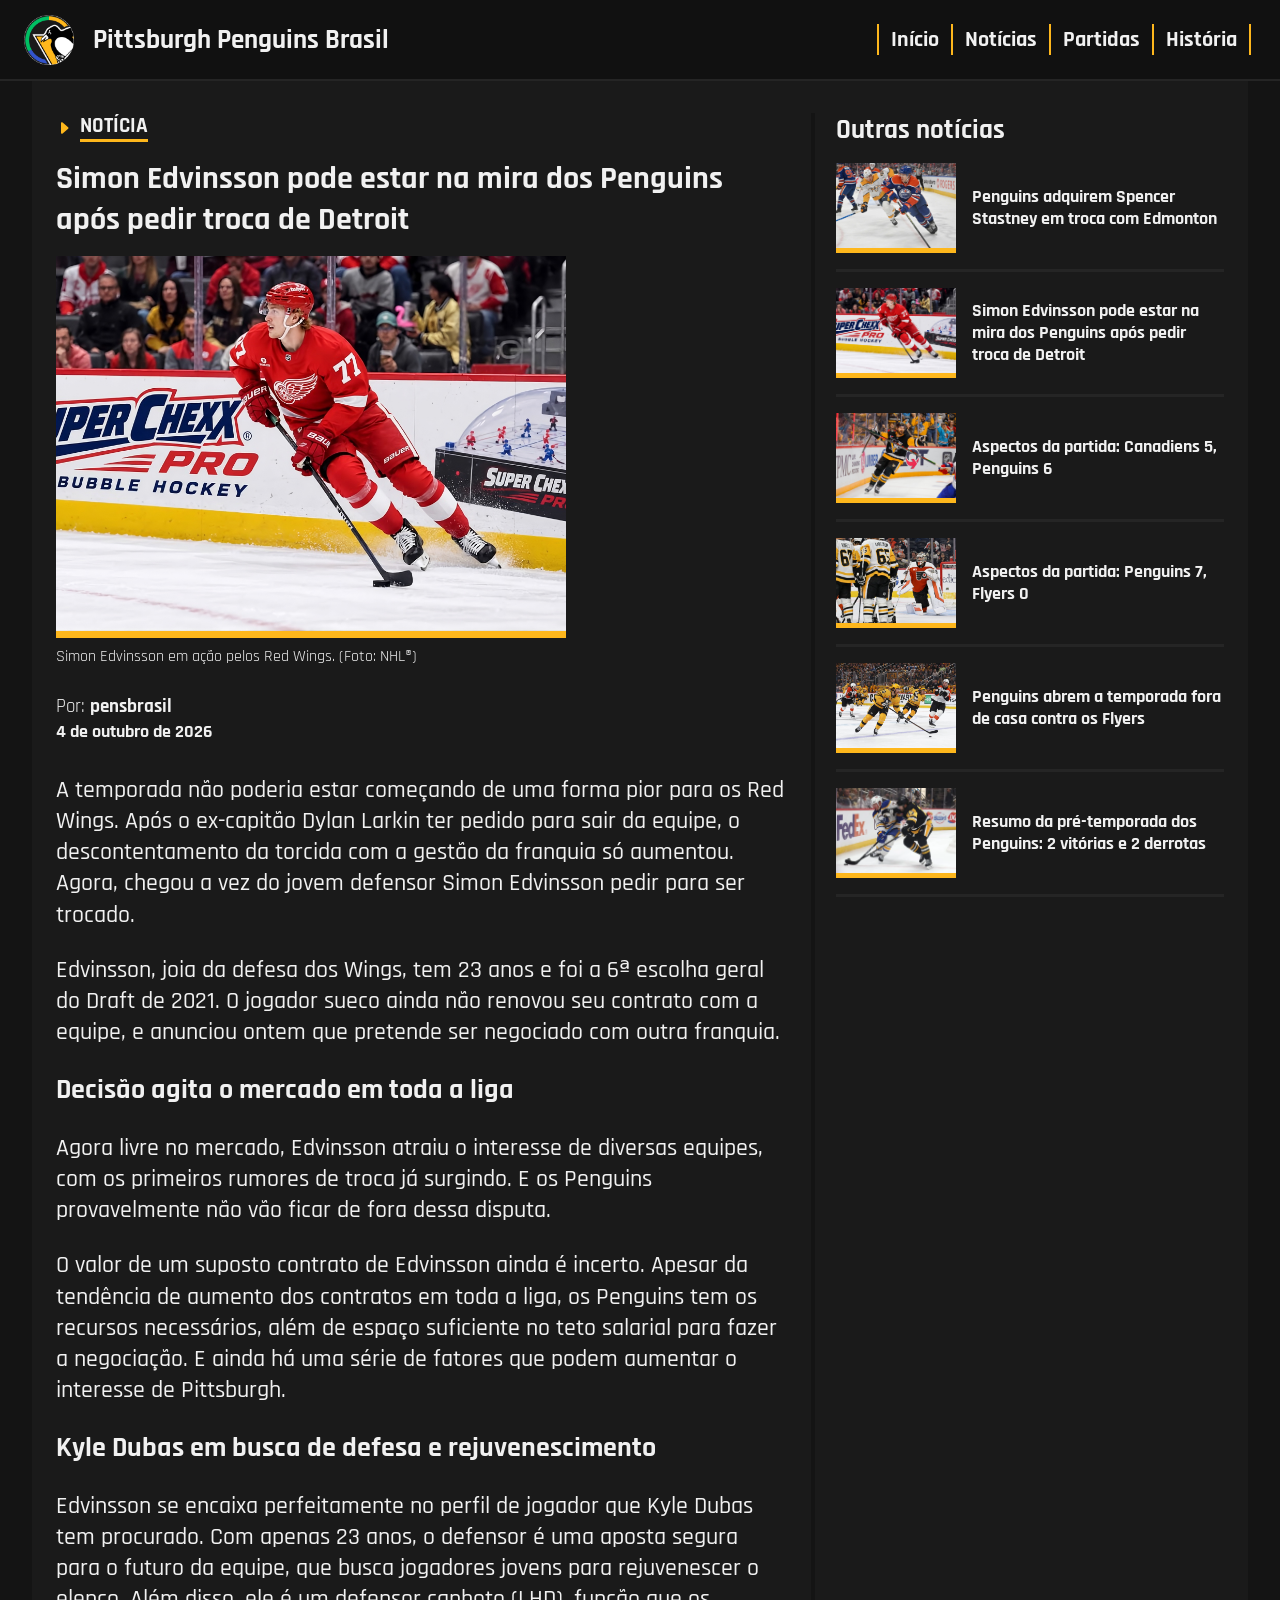
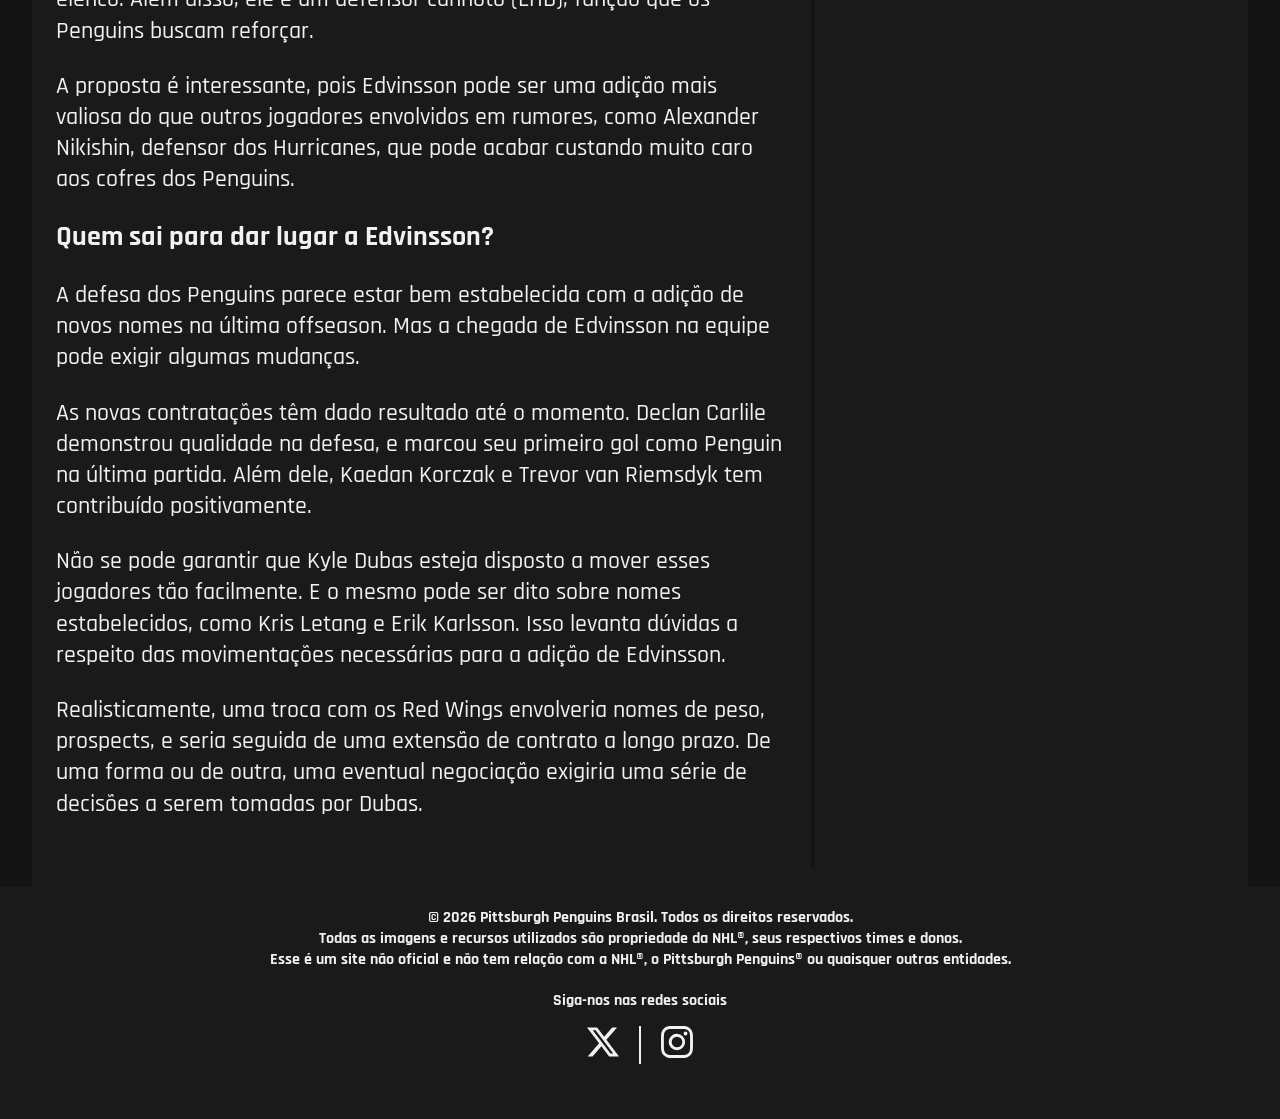
<file: noticias/simon_edvinsson_pode_estar_na_mira_dos_penguins/index.html>
<!doctype html>
<html lang="en">
  <head>
    <meta charset="UTF-8" />
    <meta name="viewport" content="width=device-width, initial-scale=1.0" />
    <link
      rel="icon"
      type="image/png"
      sizes="32x32"
      href="../../assets/logo-transparent.png"
    />
    <title>
      Simon Edvinsson pode estar na mira dos Penguins após pedir troca de Detroit | pensbrasil
    </title>
    <link
      href="https://fonts.googleapis.com/css2?family=Rajdhani:wght@300;400;500;600;700&display=swap"
      rel="stylesheet"
    />
    <link rel="stylesheet" href="../../styles.css" />
    <meta name="viewport" content="width=device-width, initial-scale=1.0" />
  </head>

  <body>
    <header>
      <div class="cabecalho">
        <div class="titulo flex">
          <img
            src="../../assets/logo-transparent.png"
            alt="Logo do pensbrasil"
            width="50"
          />
          <h1>Pittsburgh Penguins Brasil</h1>
        </div>
        <div class="navbar flex">
                <a class="item-navbar" href="../../#inicio">Início</a>
                <a class="item-navbar" href="../../index.html#noticias">Notícias</a>
                <a class="item-navbar" href="../../index.html#partidas">Partidas</a>
                <a class="item-navbar" href="../../index.html#historia">História</a>
                <button class="menu-toggle" aria-label="Toggle menu">
                    <svg xmlns="http://www.w3.org/2000/svg" width="32" height="32" fill="currentColor"
                        class="bi bi-list" viewBox="0 0 16 16">
                        <path fill-rule="evenodd"
                            d="M2.5 12a.5.5 0 0 1 .5-.5h10a.5.5 0 0 1 0 1H3a.5.5 0 0 1-.5-.5m0-4a.5.5 0 0 1 .5-.5h10a.5.5 0 0 1 0 1H3a.5.5 0 0 1-.5-.5m0-4a.5.5 0 0 1 .5-.5h10a.5.5 0 0 1 0 1H3a.5.5 0 0 1-.5-.5" />
                    </svg>
                </button>
            </div>
            <div class="mobile-menu">
                <a class="item-mobile-menu" href="../../index.html#inicio">Início</a>
                <a class="item-mobile-menu" href="../../index.html#noticias">Notícias</a>
                <a class="item-mobile-menu" href="../../index.html#partidas">Partidas</a>
                <a class="item-mobile-menu" href="../../index.html#historia">História</a>
            </div>
      </div>
    </header>
    <main>
      <div class="bloco flex" id="artigo">
        <div class="espaco-artigo">
          <div class="tipo-artigo flex">
            <svg
              xmlns="http://www.w3.org/2000/svg"
              width="16"
              height="16"
              fill="currentColor"
              class="bi bi-caret-right-fill"
              viewBox="0 0 16 16"
            >
              <path
                d="m12.14 8.753-5.482 4.796c-.646.566-1.658.106-1.658-.753V3.204a1 1 0 0 1 1.659-.753l5.48 4.796a1 1 0 0 1 0 1.506z"
              />
            </svg>
            <p>NOTÍCIA</p>
          </div>
          <h1 class="titulo-artigo">
            Simon Edvinsson pode estar na mira dos Penguins após pedir troca de Detroit
          </h1>
          <div class="foto-artigo">
            <img
              src="../../assets/edvinsson.jpeg"
              alt="Simon Edvinsson em ação pelos Red Wings"
              width="60%"
            />
            <p class="creditos-foto">
              Simon Edvinsson em ação pelos Red Wings. (Foto: NHL®)
            </p>
          </div>
          <div class="info-artigo">
            <div class="autor-artigo flex">
              <p>Por:</p>
              <a href="../../">pensbrasil</a>
            </div>
            <p class="data-artigo">4 de outubro de 2026</p>
          </div>
          <div class="conteudo-artigo">
            <p>
              A temporada não poderia estar começando de uma forma pior para os Red Wings. Após o ex-capitão Dylan Larkin ter pedido para sair da equipe,
              o descontentamento da torcida com a gestão da franquia só aumentou. Agora, chegou a vez do jovem defensor Simon Edvinsson pedir para ser trocado.
            </p>
            <p>
              Edvinsson, joia da defesa dos Wings, tem 23 anos e foi a 6ª escolha geral do Draft de 2021. O jogador sueco ainda não renovou seu contrato com a equipe,
              e anunciou ontem que pretende ser negociado com outra franquia.
            </p>
            <h3>Decisão agita o mercado em toda a liga</h3>
            <p>
              Agora livre no mercado, Edvinsson atraiu o interesse de diversas equipes, com os primeiros rumores de troca já surgindo. E os Penguins
              provavelmente não vão ficar de fora dessa disputa.
            </p>
            <p>
              O valor de um suposto contrato de Edvinsson ainda é incerto. Apesar da tendência de aumento dos contratos em toda a liga, os Penguins tem os recursos necessários,
              além de espaço suficiente no teto salarial para fazer a negociação. E ainda há uma série de fatores que podem aumentar o interesse de Pittsburgh.
            </p>
            <h3>Kyle Dubas em busca de defesa e rejuvenescimento</h3>
            <p>
              Edvinsson se encaixa perfeitamente no perfil de jogador que Kyle Dubas tem procurado. Com apenas 23 anos, o defensor é uma aposta segura
              para o futuro da equipe, que busca jogadores jovens para rejuvenescer o elenco. Além disso, ele é um defensor canhoto (LHD), função 
              que os Penguins buscam reforçar.
            </p>
            <p>A proposta é interessante, pois Edvinsson pode ser uma adição mais valiosa do que outros jogadores envolvidos em rumores, como Alexander Nikishin,
              defensor dos Hurricanes, que pode acabar custando muito caro aos cofres dos Penguins.
            </p>
            <h3>Quem sai para dar lugar a Edvinsson?</h3>
            <p>A defesa dos Penguins parece estar bem estabelecida com a adição de novos nomes na última offseason. Mas a chegada de Edvinsson na equipe pode
              exigir algumas mudanças.
            </p>
            <p>As novas contratações têm dado resultado até o momento. Declan Carlile demonstrou qualidade na defesa, e marcou seu primeiro gol como
              Penguin na última partida. Além dele, Kaedan Korczak e Trevor van Riemsdyk tem contribuído positivamente.
            </p>
            <p>Não se pode garantir que Kyle Dubas esteja disposto a mover esses jogadores tão facilmente. E o mesmo pode ser dito sobre nomes estabelecidos,
              como Kris Letang e Erik Karlsson. Isso levanta dúvidas a respeito das movimentações necessárias para a adição de Edvinsson.
            </p>
            <p>Realisticamente, uma troca com os Red Wings envolveria nomes de peso, prospects, e seria seguida de uma extensão de contrato a longo prazo.
              De uma forma ou de outra, uma eventual negociação exigiria uma série de decisões a serem tomadas por Dubas.
            </p>
          </div>
        </div>
        <div class="outras-noticias">
          <h2 class="h2-outras-noticias">Outras notícias</h2>
          <div class="cards-outras-noticias flex"></div>
        </div>
      </div>
    </main>
    <footer>
      <p>© 2026 Pittsburgh Penguins Brasil. Todos os direitos reservados.</p>
      <p>
        Todas as imagens e recursos utilizados são propriedade da NHL®, seus
        respectivos times e donos. <br />Esse é um site não oficial e não tem
        relação com a NHL®, o Pittsburgh Penguins® ou quaisquer outras
        entidades.
      </p>

      <div class="redes-sociais">
        <p>Siga-nos nas redes sociais</p>
        <div class="card-redesocial flex">
          <div class="item-redesocial flex">
            <a href="https://x.com/pensbrasil" target="_blank">
              <svg
                xmlns="http://www.w3.org/2000/svg"
                width="32"
                height="32"
                fill="currentColor"
                class="bi bi-twitter-x"
                viewBox="0 0 16 16"
              >
                <path
                  d="M12.6.75h2.454l-5.36 6.142L16 15.25h-4.937l-3.867-5.07-4.425 5.07H.316l5.733-6.57L0 .75h5.063l3.495 4.633L12.601.75Zm-.86 13.028h1.36L4.323 2.145H2.865z"
                />
              </svg>
            </a>
          </div>
          <div class="item-redesocial flex">
            <a href="https://www.instagram.com/pensbrasil/" target="_blank">
              <svg
                xmlns="http://www.w3.org/2000/svg"
                width="32"
                height="32"
                fill="currentColor"
                class="bi bi-instagram"
                viewBox="0 0 16 16"
              >
                <path
                  d="M8 0C5.829 0 5.556.01 4.703.048 3.85.088 3.269.222 2.76.42a3.9 3.9 0 0 0-1.417.923A3.9 3.9 0 0 0 .42 2.76C.222 3.268.087 3.85.048 4.7.01 5.555 0 5.827 0 8.001c0 2.172.01 2.444.048 3.297.04.852.174 1.433.372 1.942.205.526.478.972.923 1.417.444.445.89.719 1.416.923.51.198 1.09.333 1.942.372C5.555 15.99 5.827 16 8 16s2.444-.01 3.298-.048c.851-.04 1.434-.174 1.943-.372a3.9 3.9 0 0 0 1.416-.923c.445-.445.718-.891.923-1.417.197-.509.332-1.09.372-1.942C15.99 10.445 16 10.173 16 8s-.01-2.445-.048-3.299c-.04-.851-.175-1.433-.372-1.941a3.9 3.9 0 0 0-.923-1.417A3.9 3.9 0 0 0 13.24.42c-.51-.198-1.092-.333-1.943-.372C10.443.01 10.172 0 7.998 0zm-.717 1.442h.718c2.136 0 2.389.007 3.232.046.78.035 1.204.166 1.486.275.373.145.64.319.92.599s.453.546.598.92c.11.281.24.705.275 1.485.039.843.047 1.096.047 3.231s-.008 2.389-.047 3.232c-.035.78-.166 1.203-.275 1.485a2.5 2.5 0 0 1-.599.919c-.28.28-.546.453-.92.598-.28.11-.704.24-1.485.276-.843.038-1.096.047-3.232.047s-2.39-.009-3.233-.047c-.78-.036-1.203-.166-1.485-.276a2.5 2.5 0 0 1-.92-.598 2.5 2.5 0 0 1-.6-.92c-.109-.281-.24-.705-.275-1.485-.038-.843-.046-1.096-.046-3.233s.008-2.388.046-3.231c.036-.78.166-1.204.276-1.486.145-.373.319-.64.599-.92s.546-.453.92-.598c.282-.11.705-.24 1.485-.276.738-.034 1.024-.044 2.515-.045zm4.988 1.328a.96.96 0 1 0 0 1.92.96.96 0 0 0 0-1.92m-4.27 1.122a4.109 4.109 0 1 0 0 8.217 4.109 4.109 0 0 0 0-8.217m0 1.441a2.667 2.667 0 1 1 0 5.334 2.667 2.667 0 0 1 0-5.334"
                />
              </svg>
            </a>
          </div>
        </div>
      </div>
    </footer>
    <script src="../../script.js"></script>
  </body>
</html>
</file>
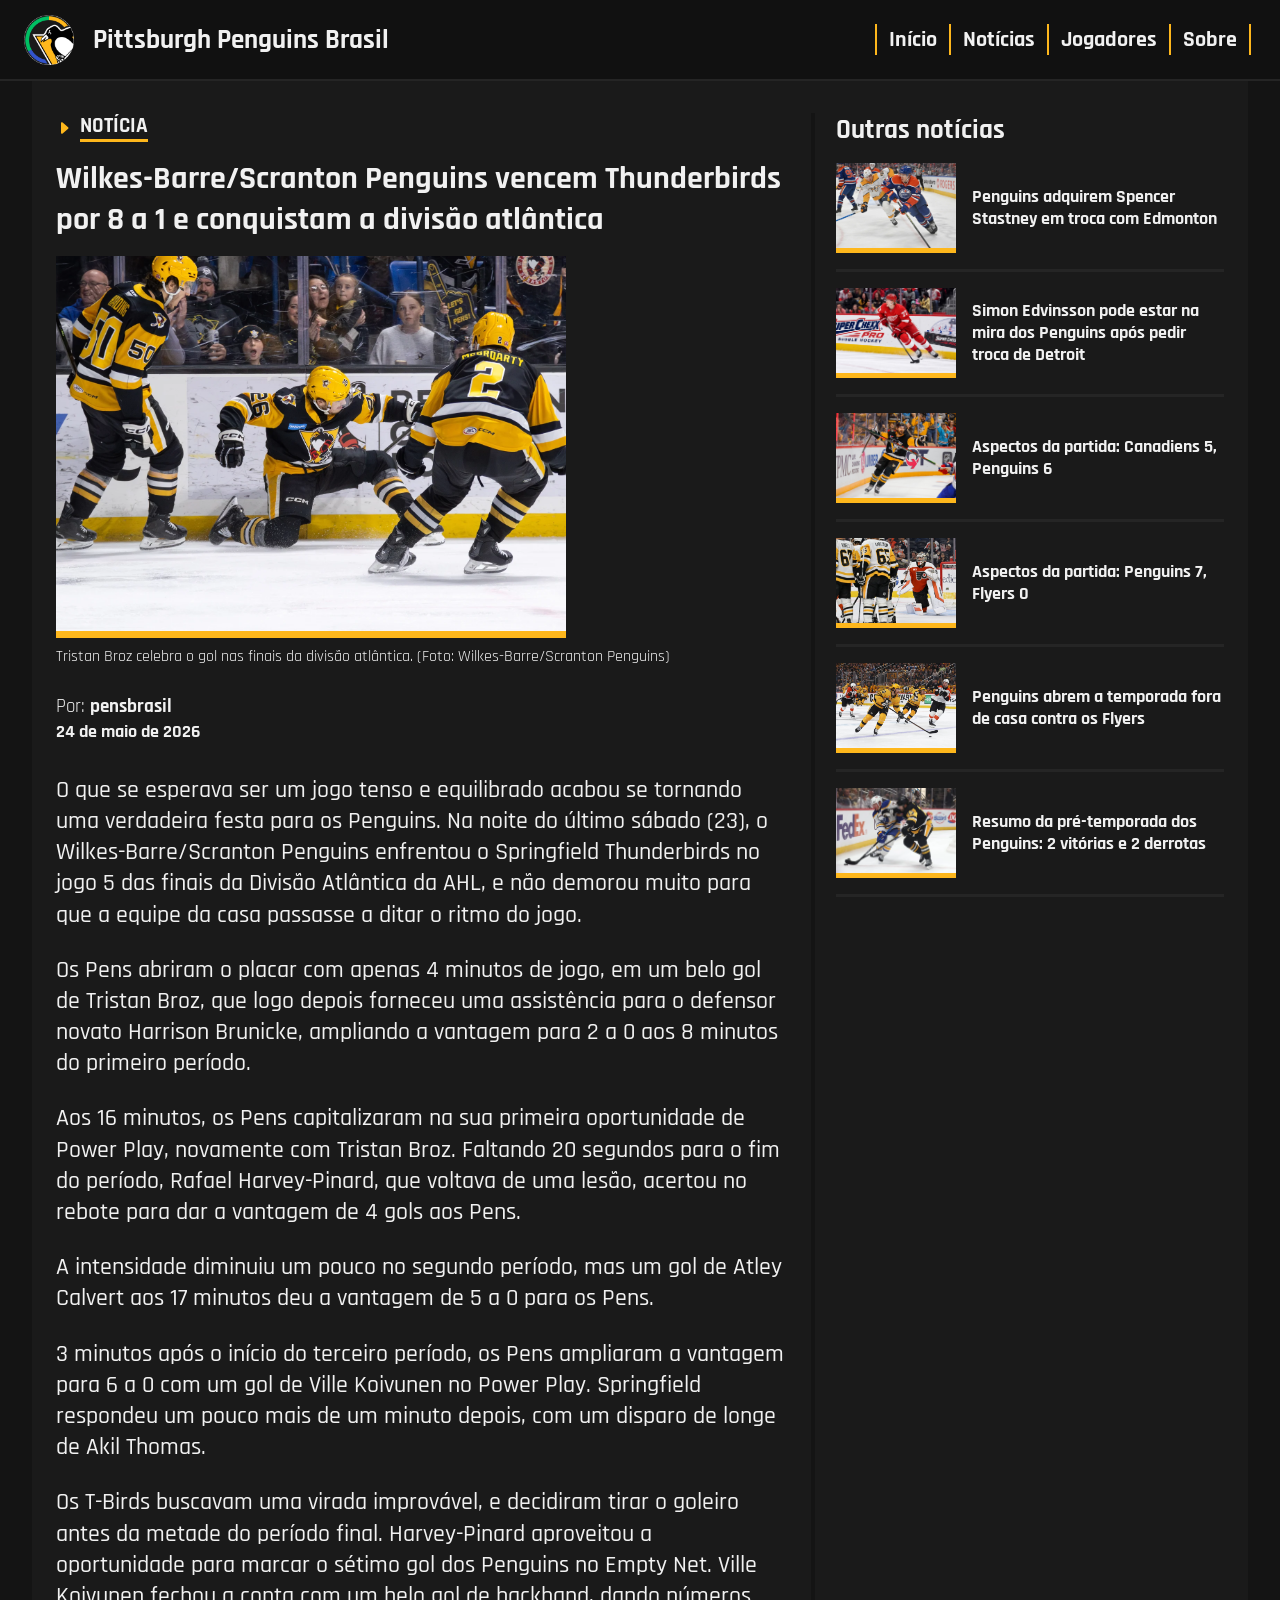
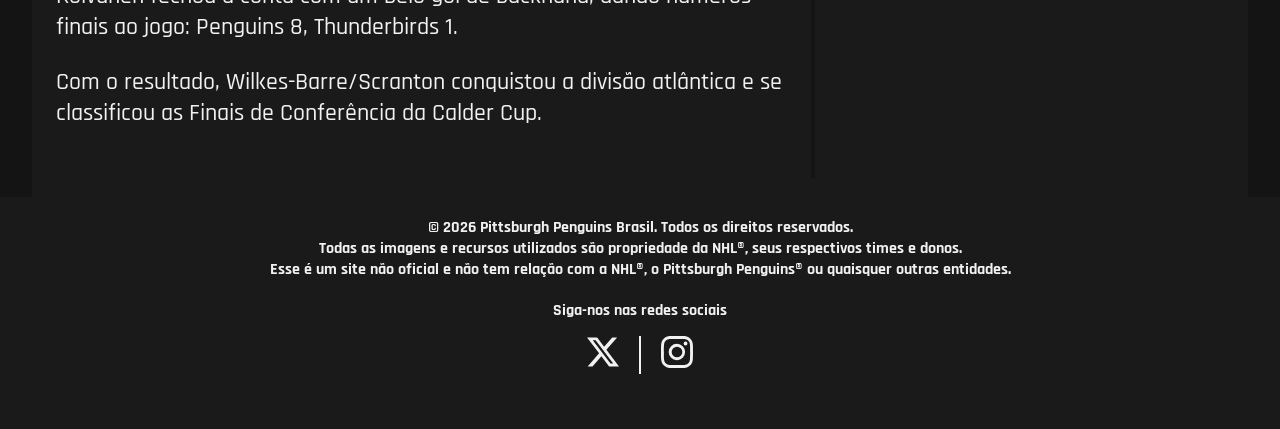
<file: noticias/wilkes_barre_scranton_penguins_vencem_thunderbirds_por_8_a_1_e_conquistam_a_divisao_atlantica/index.html>
<!DOCTYPE html>
<html lang="en">

<head>
    <meta charset="UTF-8">
    <meta name="viewport" content="width=device-width, initial-scale=1.0">
    <link rel="icon" type="image/png" sizes="32x32" href="../../assets/logo-transparent.png">
    <title>Wilkes-Barre/Scranton Penguins vencem Thunderbirds por 8 a 1 e conquistam a divisão atlântica | pensbrasil</title>
    <link href="https://fonts.googleapis.com/css2?family=Rajdhani:wght@300;400;500;600;700&display=swap"
        rel="stylesheet">
    <link rel="stylesheet" href="../../styles.css">
    <meta name="viewport" content="width=device-width, initial-scale=1.0">
</head>

<body>
    <header>
        <div class="cabecalho">
            <div class="titulo flex">
                <img src="../../assets/logo-transparent.png" alt="Logo do pensbrasil" width="50">
                <h1>Pittsburgh Penguins Brasil</h1>
            </div>
            <div class="navbar flex">
                <a class="item-navbar" href="../../">Início</a>
                <a class="item-navbar" href="../../#noticias">Notícias</a>
                <a class="item-navbar" href="">Jogadores</a>
                <a class="item-navbar" href="">Sobre</a>
                <button class="menu-toggle" aria-label="Toggle menu">
                    <svg xmlns="http://www.w3.org/2000/svg" width="32" height="32" fill="currentColor"
                        class="bi bi-list" viewBox="0 0 16 16">
                        <path fill-rule="evenodd"
                            d="M2.5 12a.5.5 0 0 1 .5-.5h10a.5.5 0 0 1 0 1H3a.5.5 0 0 1-.5-.5m0-4a.5.5 0 0 1 .5-.5h10a.5.5 0 0 1 0 1H3a.5.5 0 0 1-.5-.5m0-4a.5.5 0 0 1 .5-.5h10a.5.5 0 0 1 0 1H3a.5.5 0 0 1-.5-.5" />
                    </svg>
                </button>
            </div>
            <div class="mobile-menu">
                <a class="item-mobile-menu" href="../../">Início</a>
                <a class="item-mobile-menu" href="../../#noticias">Notícias</a>
                <a class="item-mobile-menu" href="">Jogadores</a>
                <a class="item-mobile-menu" href="">Sobre</a>
            </div>
        </div>

    </header>
    <main>
        <div class="bloco flex" id="artigo">
            <div class="espaco-artigo">
                <div class="tipo-artigo flex">
                    <svg xmlns="http://www.w3.org/2000/svg" width="16" height="16" fill="currentColor"
                        class="bi bi-caret-right-fill" viewBox="0 0 16 16">
                        <path
                            d="m12.14 8.753-5.482 4.796c-.646.566-1.658.106-1.658-.753V3.204a1 1 0 0 1 1.659-.753l5.48 4.796a1 1 0 0 1 0 1.506z" />
                    </svg>
                    <p>NOTÍCIA</p>
                </div>
                <h1 class="titulo-artigo">Wilkes-Barre/Scranton Penguins vencem Thunderbirds por 8 a 1 e conquistam a divisão atlântica
                </h1>
                <div class="foto-artigo">
                    <img src="../../assets/wbspens.png" alt="Tristan Broz celebra o gol nas finais da divisão atlântica" width="60%">
                    <p class="creditos-foto">Tristan Broz celebra o gol nas finais da divisão atlântica. (Foto: Wilkes-Barre/Scranton Penguins)</p>
                </div>
                <div class="info-artigo">
                    <div class="autor-artigo flex">
                        <p>Por:</p>
                        <a href="../../">pensbrasil</a>
                    </div>
                    <p class="data-artigo">24 de maio de 2026</p>
                </div>
                <div class="conteudo-artigo">
                    <p>O que se esperava ser um jogo tenso e equilibrado acabou se tornando uma verdadeira festa para os Penguins. 
                        Na noite do último sábado (23), o Wilkes-Barre/Scranton Penguins enfrentou o Springfield Thunderbirds no jogo 5 das finais da Divisão Atlântica da AHL, 
                        e não demorou muito para que a equipe da casa passasse a ditar o ritmo do jogo.
                    </p>
                    <p>Os Pens abriram o placar com apenas 4 minutos de jogo, em um belo gol de Tristan Broz, que logo depois forneceu uma 
                        assistência para o defensor novato Harrison Brunicke, ampliando a vantagem para 2 a 0 aos 8 minutos do primeiro período.
                    </p>
                    <p>Aos 16 minutos, os Pens capitalizaram na sua primeira oportunidade de Power Play, novamente com Tristan Broz.
                        Faltando 20 segundos para o fim do período, Rafael Harvey-Pinard, que voltava de uma lesão, acertou no rebote para dar a vantagem de 4 gols aos Pens.
                    </p>
                    <p>A intensidade diminuiu um pouco no segundo período, mas um gol de Atley Calvert aos 17 minutos deu a vantagem de 5 a 0 para os Pens.
                    </p>
                    <p>3 minutos após o início do terceiro período, os Pens ampliaram a vantagem para 6 a 0 com um gol de Ville Koivunen no Power Play.
                        Springfield respondeu um pouco mais de um minuto depois, com um disparo de longe de Akil Thomas.
                    </p>
                    <p>Os T-Birds buscavam uma virada improvável, e decidiram tirar o goleiro antes da metade do período final. Harvey-Pinard
                        aproveitou a oportunidade para marcar o sétimo gol dos Penguins no Empty Net. Ville Koivunen fechou a conta com um belo
                        gol de backhand, dando números finais ao jogo: Penguins 8, Thunderbirds 1.
                    </p>
                    <p>Com o resultado, Wilkes-Barre/Scranton conquistou a divisão atlântica e se classificou as Finais de Conferência da Calder Cup.</p>
                </div>
            </div>
            <div class="outras-noticias">
                <h2 class="h2-outras-noticias">Outras notícias</h2>
                <div class="cards-outras-noticias flex"></div>
            </div>

        </div>

    </main>
    <footer>
        <p>© 2026 Pittsburgh Penguins Brasil. Todos os direitos reservados.</p>
        <p>Todas as imagens e recursos utilizados são propriedade da NHL®, seus respectivos times e donos.
            <br>Esse é um site não oficial e não tem relação com a NHL®, o Pittsburgh Penguins® ou quaisquer outras
            entidades.
        </p>

        <div class="redes-sociais">
            <p>Siga-nos nas redes sociais</p>
            <div class="card-redesocial flex">
                <div class="item-redesocial flex">
                    <a href="https://x.com/pensbrasil" target="_blank">
                        <svg xmlns="http://www.w3.org/2000/svg" width="32" height="32" fill="currentColor"
                            class="bi bi-twitter-x" viewBox="0 0 16 16">
                            <path
                                d="M12.6.75h2.454l-5.36 6.142L16 15.25h-4.937l-3.867-5.07-4.425 5.07H.316l5.733-6.57L0 .75h5.063l3.495 4.633L12.601.75Zm-.86 13.028h1.36L4.323 2.145H2.865z" />
                        </svg>
                    </a>
                </div>
                <div class="item-redesocial flex">
                    <a href="https://www.instagram.com/pensbrasil/" target="_blank">
                        <svg xmlns="http://www.w3.org/2000/svg" width="32" height="32" fill="currentColor"
                            class="bi bi-instagram" viewBox="0 0 16 16">
                            <path
                                d="M8 0C5.829 0 5.556.01 4.703.048 3.85.088 3.269.222 2.76.42a3.9 3.9 0 0 0-1.417.923A3.9 3.9 0 0 0 .42 2.76C.222 3.268.087 3.85.048 4.7.01 5.555 0 5.827 0 8.001c0 2.172.01 2.444.048 3.297.04.852.174 1.433.372 1.942.205.526.478.972.923 1.417.444.445.89.719 1.416.923.51.198 1.09.333 1.942.372C5.555 15.99 5.827 16 8 16s2.444-.01 3.298-.048c.851-.04 1.434-.174 1.943-.372a3.9 3.9 0 0 0 1.416-.923c.445-.445.718-.891.923-1.417.197-.509.332-1.09.372-1.942C15.99 10.445 16 10.173 16 8s-.01-2.445-.048-3.299c-.04-.851-.175-1.433-.372-1.941a3.9 3.9 0 0 0-.923-1.417A3.9 3.9 0 0 0 13.24.42c-.51-.198-1.092-.333-1.943-.372C10.443.01 10.172 0 7.998 0zm-.717 1.442h.718c2.136 0 2.389.007 3.232.046.78.035 1.204.166 1.486.275.373.145.64.319.92.599s.453.546.598.92c.11.281.24.705.275 1.485.039.843.047 1.096.047 3.231s-.008 2.389-.047 3.232c-.035.78-.166 1.203-.275 1.485a2.5 2.5 0 0 1-.599.919c-.28.28-.546.453-.92.598-.28.11-.704.24-1.485.276-.843.038-1.096.047-3.232.047s-2.39-.009-3.233-.047c-.78-.036-1.203-.166-1.485-.276a2.5 2.5 0 0 1-.92-.598 2.5 2.5 0 0 1-.6-.92c-.109-.281-.24-.705-.275-1.485-.038-.843-.046-1.096-.046-3.233s.008-2.388.046-3.231c.036-.78.166-1.204.276-1.486.145-.373.319-.64.599-.92s.546-.453.92-.598c.282-.11.705-.24 1.485-.276.738-.034 1.024-.044 2.515-.045zm4.988 1.328a.96.96 0 1 0 0 1.92.96.96 0 0 0 0-1.92m-4.27 1.122a4.109 4.109 0 1 0 0 8.217 4.109 4.109 0 0 0 0-8.217m0 1.441a2.667 2.667 0 1 1 0 5.334 2.667 2.667 0 0 1 0-5.334" />
                        </svg>
                    </a>
                </div>
            </div>
        </div>
    </footer>
    <script src="../../script.js"></script>
</body>

</html>
</file>
<file: styles.css>
* {
  font-family: "Rajdhani", system-ui, -apple-system, 'Segoe UI', sans-serif;
  margin: 0;
  padding: 0;
  box-sizing: border-box;
}

html,
body {
  background-color: var(--cinza-intermediario);
  color: var(--branco);
}

html {
  scroll-behavior: smooth;
}

header {
  display: flex;
  justify-content: center;
  position: sticky;
  top: 0;
  background-color: var(--cinza-escuro);
  border-bottom: 2px solid var(--cinza-detalhes);
  z-index: 999;
}

footer {
  display: flex;
  flex-direction: column;
  font-weight: bold;
  background-color: var(--cinza-claro);
  color: var(--branco);
  padding: 20px;
  text-align: center;
  align-items: center;
  justify-content: space-between;
  flex-wrap: wrap;
}

a {
  color: var(--branco);
  text-decoration: none;
}

::-webkit-scrollbar {
  display: none;
}

:root {
  --amarelo: #feb71c;
  --branco: #f1f1f1;
  --cinza-escuro: #111111;
  --cinza-claro: #1a1a1a;
  --cinza-detalhes: #252525;
  --cinza-intermediario: #141414;
  --cinza-cabecalho-tabela: #131313;
  --cinza-coluna-tabela-impar: #171717;
  --cinza-coluna-tabela-par: #1e1e1e;
}

.redes-sociais {
  padding: 20px;
  text-align: center;
}

.item-redesocial {
  align-items: center;
  padding: 0px 20px;
  color: var (--branco);
  transition: 0.2s ease;
}

.item-redesocial:first-child {
  border-right: 2px solid var(--branco);
}

.item-redesocial svg {
  color: var(--branco);
  transition: 0.2s ease;
}

.item-redesocial:hover svg {
  color: var(--amarelo);
  transition: 0.2s ease;
  cursor: pointer;
}

.card-redesocial {
  justify-content: center;
  padding: 15px 5px;
}

.flex {
  display: flex;
}

.cabecalho {
  display: flex;
  width: 100%;
  max-width: 80.5rem;
  flex-wrap: wrap;
  color: var(--branco);
  padding: 0.6rem 1.2rem;
  align-items: center;
  text-align: center;
  justify-content: space-between;
  gap: 1rem;
}

.titulo {
  font-size: 0.85rem;
  white-space: nowrap;
  overflow: hidden;
  gap: 1.2rem;
  padding: 5px;
  align-items: center;
  margin-right: auto;
}

.navbar {
  padding: 10px;
  justify-content: right;
  max-width: 100%;
}

.item-navbar {
  font-size: clamp(1rem, 1.2rem + 0.3vw, 1.4rem);
  font-weight: bold;
  color: var(--branco);
  text-decoration: none;
  padding: 1px 12px;
  transition: color 0.2s ease;
  border-right: 2px solid var(--amarelo);
}

.item-navbar:first-child {
  border-left: 2px solid var(--amarelo);
}

.item-navbar:hover {
  color: var(--amarelo);
  transition: color 0.2s ease;
}

.cabecalho .titulo img {
  transition: opacity 0.5s ease;
}

.cabecalho .titulo img.fade-out {
  opacity: 0;
}

.cabecalho .titulo img.fade-in {
  opacity: 1;
}

.menu-toggle {
  display: none;
  background: none;
  border: none;
  cursor: pointer;
  color: var(--branco);
}

.informacoes-historia {
  padding: 0px 3rem;
  display: flex;
  justify-content: center;
  align-items: center;
  gap: 1rem;
  margin-top: 1.5rem;
}

.imagem-historia {
  width: 40%;
  display: flex;
  justify-content: center;
  align-items: center;
  padding: 1.5rem;
}

.informacoes-historia img {
  width: 100%;
  aspect-ratio: 4/3;
  object-fit: cover;
  display: block;
  border-bottom: 5px solid var(--amarelo);
}

.texto-historia {
  display: flex;
  flex-direction: column;
  gap: 1.1rem;
  width: 60%;
  font-size: clamp(0.6rem, 1rem + 0.3vw, 2rem);
  font-weight: 500;
}

.ultimo {
  padding-bottom: 1.5rem;
}

@media (max-width: 860px) {
  .item-navbar {
    display: none;
    width: 100%;
    text-align: center;
    padding: 15px;
    border-top: 1px solid #444;
  }

  .navbar {
    flex-direction: column;
    align-items: flex-start;
  }

  .menu-toggle {
    display: flex;
    align-items: center;
  }

  .navbar.active .item-navbar {
    display: block;
  }
}

@media (max-width: 530px) {
  .cabecalho {
    gap: 0.3rem;
  }

  .titulo {
    font-size: 0.5rem;
    gap: 9px;
  }

  .titulo img {
    width: 25px;
    height: 25px;
  }

  .menu-toggle svg {
    width: 24px;
    height: 24px;
  }

  footer {
    font-size: 0.7rem;
  }
}

.mobile-menu {
  max-height: 0;
  overflow: hidden;
  display: flex;
  flex-direction: column;
  background: var(--cinza-claro);
  position: absolute;
  top: 4rem;
  left: 0;
  width: 100%;
  z-index: 999;
}

.mobile-menu a {
  font-weight: bold;
  color: var(--branco);
  padding: 15px;
  text-decoration: none;
  border-top: 2px solid var(--cinza-escuro);
}

.mobile-menu a:hover {
  background: #444;
}

@media (min-width: 860px) {
  .mobile-menu {
    display: none !important;
  }
}

@media (max-width: 860px) {
  .mobile-menu {
    top: 5rem;
  }
}

@media (max-width: 530px) {
  .mobile-menu {
    top: 4rem;
  }
}

.mobile-menu {
  transition: max-height 0.3s ease;
  overflow: hidden;
}

.mobile-menu.open {
  max-height: 300px;
}

#inicio {
  scroll-margin-top: 7rem;
} 

.bloco {
  background-color: var(--cinza-claro);
  width: clamp(18rem, 95%, 80rem);
  margin: 0 auto;
  padding: 1.2rem 1.5rem;
  padding-top: 2rem;
}

.bloco:not(:first-child) {
  padding: 1.2rem 1.3rem;
}

.espaco-noticias {
  display: flex;
  flex-wrap: wrap;
  gap: 2rem;
  padding-bottom: 2rem;
  border-bottom: 5px solid var(--cinza-intermediario);
}

.noticia-principal {
  flex: 1;
  display: flex;
  flex-direction: column;
  gap: 1rem;
  min-width: 16rem;
}

.noticia-principal:hover {
  text-decoration: underline;
  cursor: pointer;
}

.foto-noticia {
  aspect-ratio: 4 / 3;
  width: 100%;
  overflow: hidden;
}

.foto-noticia img {
  width: 100%;
  height: 100%;
  object-fit: cover;
  border-bottom: 5px solid var(--amarelo);
}

.titulo-noticia {
  text-align: left;
}

.titulo-noticia p {
  font-size: clamp(1.2rem, 1.4rem + 0.5vw, 1.6rem);
  font-weight: bold;
  color: var(--branco);
  margin: 0;
}

.noticias-secundarias {
  flex: 1;
  display: flex;
  flex-direction: column;
  min-width: 14rem;
}

.noticias-secundarias h2 {
  font-size: clamp(1.2rem, 1.4rem + 0.3vw, 1.8rem);
  font-weight: bold;
  color: var(--branco);
  margin-bottom: 0.5rem;
}

.link-noticia-secundaria {
  display: flex;
  align-items: center;
  gap: 0.7rem;
  font-size: clamp(1rem, 1.2rem + 0.4vw, 1.3rem);
  color: var(--branco);
  font-weight: bold;
  padding: 1rem 0;
  border-bottom: 3px solid var(--cinza-detalhes);
}

.link-noticia-secundaria:last-child {
  border-bottom: none;
}

.link-noticia-secundaria svg {
  color: var(--amarelo);
  flex-shrink: 0;
}

.link-noticia-secundaria:hover {
  text-decoration: underline;
  cursor: pointer;
}

@media (max-width: 860px) {
  .espaco-noticias {
    flex-direction: column;
    align-items: center;
    gap: 1rem;
  }

  .noticia-principal,
  .noticias-secundarias {
    width: 100%;
  }

  .noticias-secundarias {
    margin-top: 2rem;
  }

  .informacoes-historia {
    display: flex;
    flex-direction: column;
  }

  .imagem-historia, .texto-historia {
    width: 100%;
    padding: 0.5rem;
  }
}

@media (max-width: 530px) {
  .espaco-noticias {
    gap: 0;
  }

  .titulo-noticia p {
    font-size: 1.2rem;
    
  }

  .titulo-noticia {
  text-align: center;
  }

  .noticias-secundarias h2 {
    font-size: 1.2rem;
  }

  .link-noticia-secundaria {
    font-size: 0.8rem;
    padding: 0.5rem 0;
  }

  .informacoes-historia {
    display: flex;
    flex-direction: column;
  }

  .imagem-historia, .texto-historia {
    width: 100%;
    padding: 0.5rem;
  }
}

.h1-noticias {
  width: fit-content;
  font-size: clamp(1.5rem, 2rem + 0.5vw, 2.5rem);
  font-weight: bold;
  color: var(--branco);
  text-align: center;
  margin: 0 auto;
  border-bottom: 4px solid var(--amarelo);
  line-height: 0.9;
}

.secao-noticias, .secao-historia {
  border-bottom: 5px solid var(--cinza-intermediario);
  scroll-margin-top: 7rem;
}

.noticias-cards {
  display: grid;
  grid-template-columns: repeat(auto-fit, minmax(15rem, 1fr));
  gap: 1.5rem;
  padding: 2rem 0;
  margin: 0 auto;
  width: clamp(10rem, 95%, 60rem);
}

.card {
  background-color: var(--cinza-claro);
  overflow: hidden;
  text-align: center;
}

.card:hover {
  text-decoration: underline;
  cursor: pointer;
}

.card img {
  width: 100%;
  aspect-ratio: 4 / 3;
  object-fit: cover;
  display: block;
  border-bottom: 5px solid var(--amarelo);
}

.card h3 {
  font-size: clamp(0.9rem, 1rem + 0.3vw, 1.2rem);
  color: var(--branco);
  padding: 0.75rem;
}

.espaco-artigo {
  flex: 0 0 65%;   
  padding-right: 1.7rem;
  padding-bottom: 1rem;
  border-right: 4px solid var(--cinza-intermediario);
}

.tipo-artigo {
  align-items: center;
  gap: 0.5rem;
  margin-bottom: 1rem;
}

.tipo-artigo p {
  font-size: clamp(0.8rem, 1.2rem + 0.2vw, 1.3rem);
  color: var(--branco);
  font-weight: bold;
  border-bottom: 3px solid var(--amarelo);
  display: inline-block;
}

.tipo-artigo svg {
  color: var(--amarelo);
}

.titulo-artigo {
  font-size: 2rem;
  font-weight: bold;
  color: var(--branco);
  text-align: left;
  margin-bottom: 1rem;
}

.foto-artigo img {
  width: 70%;
  aspect-ratio: 4 / 3;
  object-fit: cover;
  display: block;
  border-bottom: 7px solid var(--amarelo);
}

.creditos-foto {
  font-size: clamp(0.8rem, 0.9rem + 0.2vw, 1rem);
  color: var(--branco);
  margin-top: 0.5rem;
}

.info-artigo {
  margin-top: 1.7rem;
}

.autor-artigo {
  font-size: clamp(0.9rem, 1rem + 0.2vw, 1.4rem);
  color: var(--branco);
  margin-top: 0.5rem;
  gap: 5px;
}

.autor-artigo a {
  font-weight: bold;
  color: var(--branco);
}

.autor-artigo a:hover {
  text-decoration: underline;
}

.data-artigo {
  font-weight: bold;
  font-size: 1.1rem;
  color: var(--branco);
  margin-top: 0.2rem;
}

.conteudo-artigo {
  font-weight: 500;
  font-size: clamp(0.8rem, 1.1rem + 0.5vw, 1.5rem);
  display: flex;
  flex-direction: column;
  gap: 1.5rem;
  margin-top: 2rem;
  margin-bottom: 2rem;
  line-height: 1.3;
  color: var(--branco);
}

@media (max-width: 1000px) {
  .foto-artigo img {
    align-self: center;
    width: 100%;
  }
}

.outras-noticias {
  flex: 0 0 35%;  
  padding-left: 1.3rem;
}

.h2-outras-noticias {
  font-size: 1.7rem;
  font-weight: bold;
  color: var(--branco);
}

.cards-outras-noticias {
  display: flex;
  flex-direction: column;
}

.card-outras-noticias {
  display: flex;
  align-items: center;
  gap: 1rem;
  width: 100%;
  padding: 1rem 0;
  padding: 1rem 0;
  border-bottom: 3px solid var(--cinza-detalhes);
}

.card-outras-noticias:hover {
  text-decoration: underline;
  cursor: pointer;
}

.foto-card-outras-noticias {
  flex: 0 0 120px;
}

.foto-card-outras-noticias img {
  width: 100%;
  aspect-ratio: 4 / 3;
  object-fit: cover;
  display: block;
  border-bottom: 5px solid var(--amarelo);
}

.card-outras-noticias p {
  flex: 1;
  font-size: clamp(0.6rem, 0.9rem + 0.3vw, 1.1rem);
  color: var(--branco);
  font-weight: bold;
  text-align: left;
}

@media (max-width: 1200px) {
  #artigo {
    flex-direction: column;
  }

  .espaco-artigo,
  .outras-noticias {
    flex: 1 1 100%;
    width: 100%;
    border-right: none;
    padding-right: 0;
    padding-left: 0;
  }

  .espaco-artigo {
    border-bottom: 5px solid var(--cinza-intermediario);
  }

  .outras-noticias {
    display: flex;
    flex-direction: column;
    padding-top: 2rem;
    text-align: center;
    justify-content: center;
  }
}

.cards-jogos {
  display: grid;
  grid-template-columns: repeat(auto-fit, minmax(10rem, 1fr));
  gap: 1.5rem;
  padding: 1rem 0;
  margin: 0 auto;
  width: clamp(10rem, 95%, 60rem);
  margin-bottom: 1rem;
  margin-top: 1.2rem;
}

.jogo {
  display: flex;
  flex-direction: column;
  align-items: center;
  justify-content: center;
  gap: 0.1rem;
  padding: 0.7rem;
  box-shadow: 0 0 0 2px var(--cinza-detalhes);
  border-radius: 3px;
  transition: 0.2s ease;
}

.jogo:hover {
  cursor: pointer;
  box-shadow:
        0 0 0 2px var(--amarelo),
        0 5px 0 2px var(--amarelo);
  transition: 0.1s ease;
}

.time {
  display: flex;
  align-items: center;
  justify-content: space-between;
  gap: 0.1rem;
  font-size: clamp(1.3rem, 1.5rem + 0.5vw, 1.7rem);
  font-weight: 600;
}

.placar {
  margin-right: 0.5rem;
  text-align: center;
}

.resultado p {
  min-width: 1.5rem;
  height: 2rem;
}

.equipe {
  display: flex;
  align-items: center;
  gap: 0.5rem;
}

.equipe p {
  height: 2rem;
}

#vitoria .placar {
  font-weight: 800;
}

#derrota {
  opacity: 0.5;
}

.time img {
  width: 30%;
}
</file>
